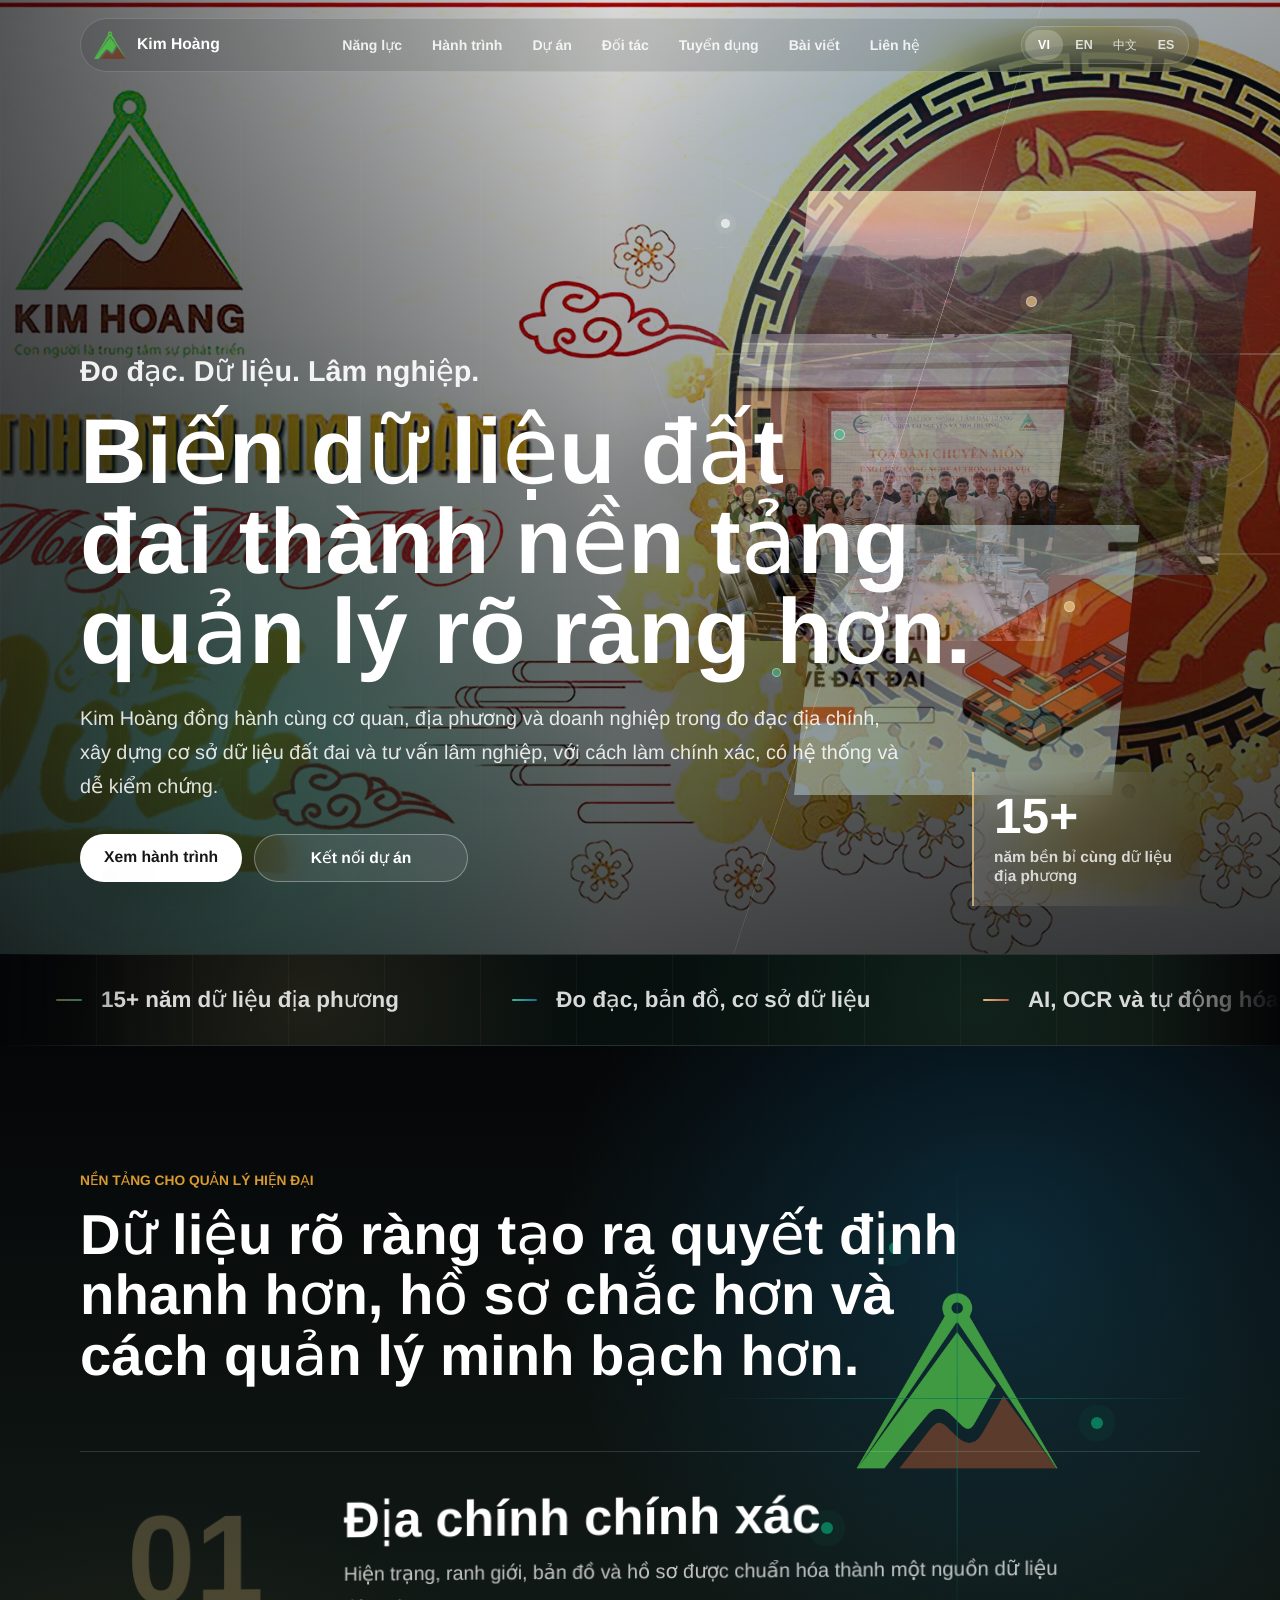
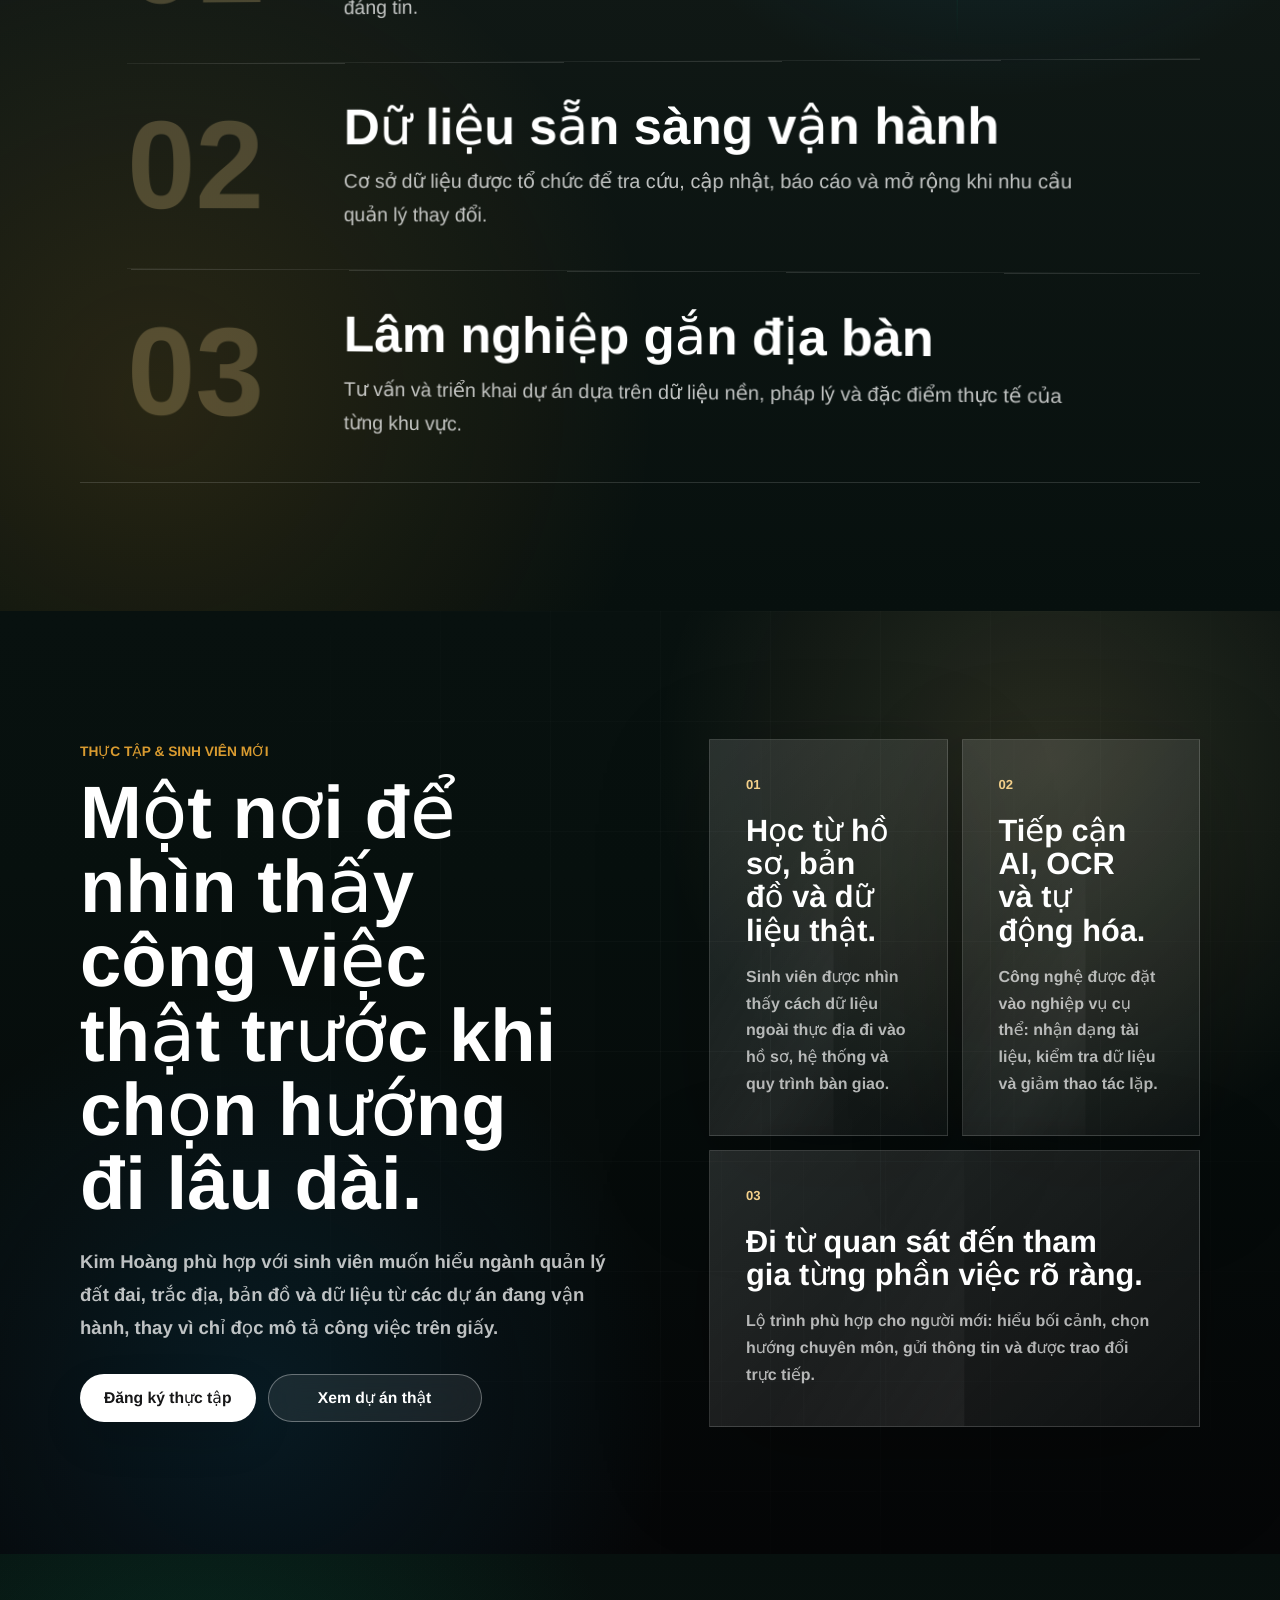
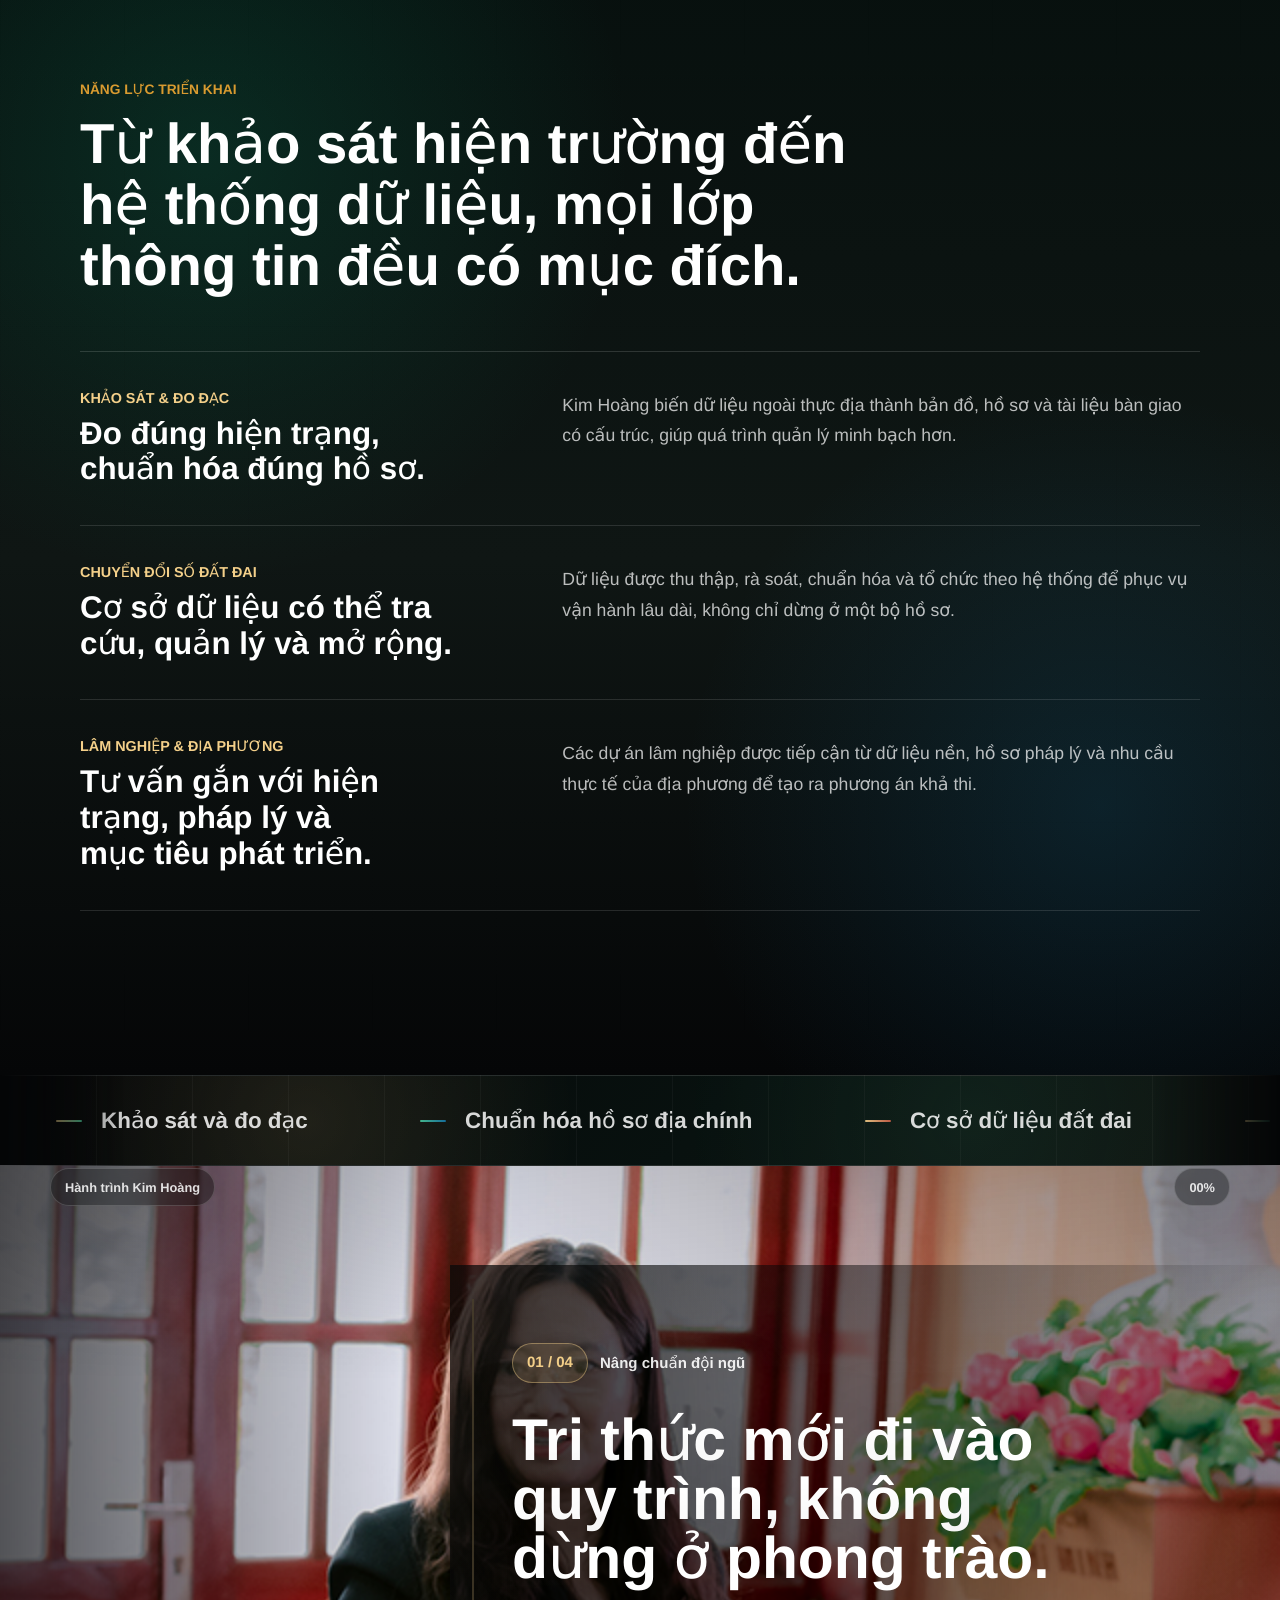
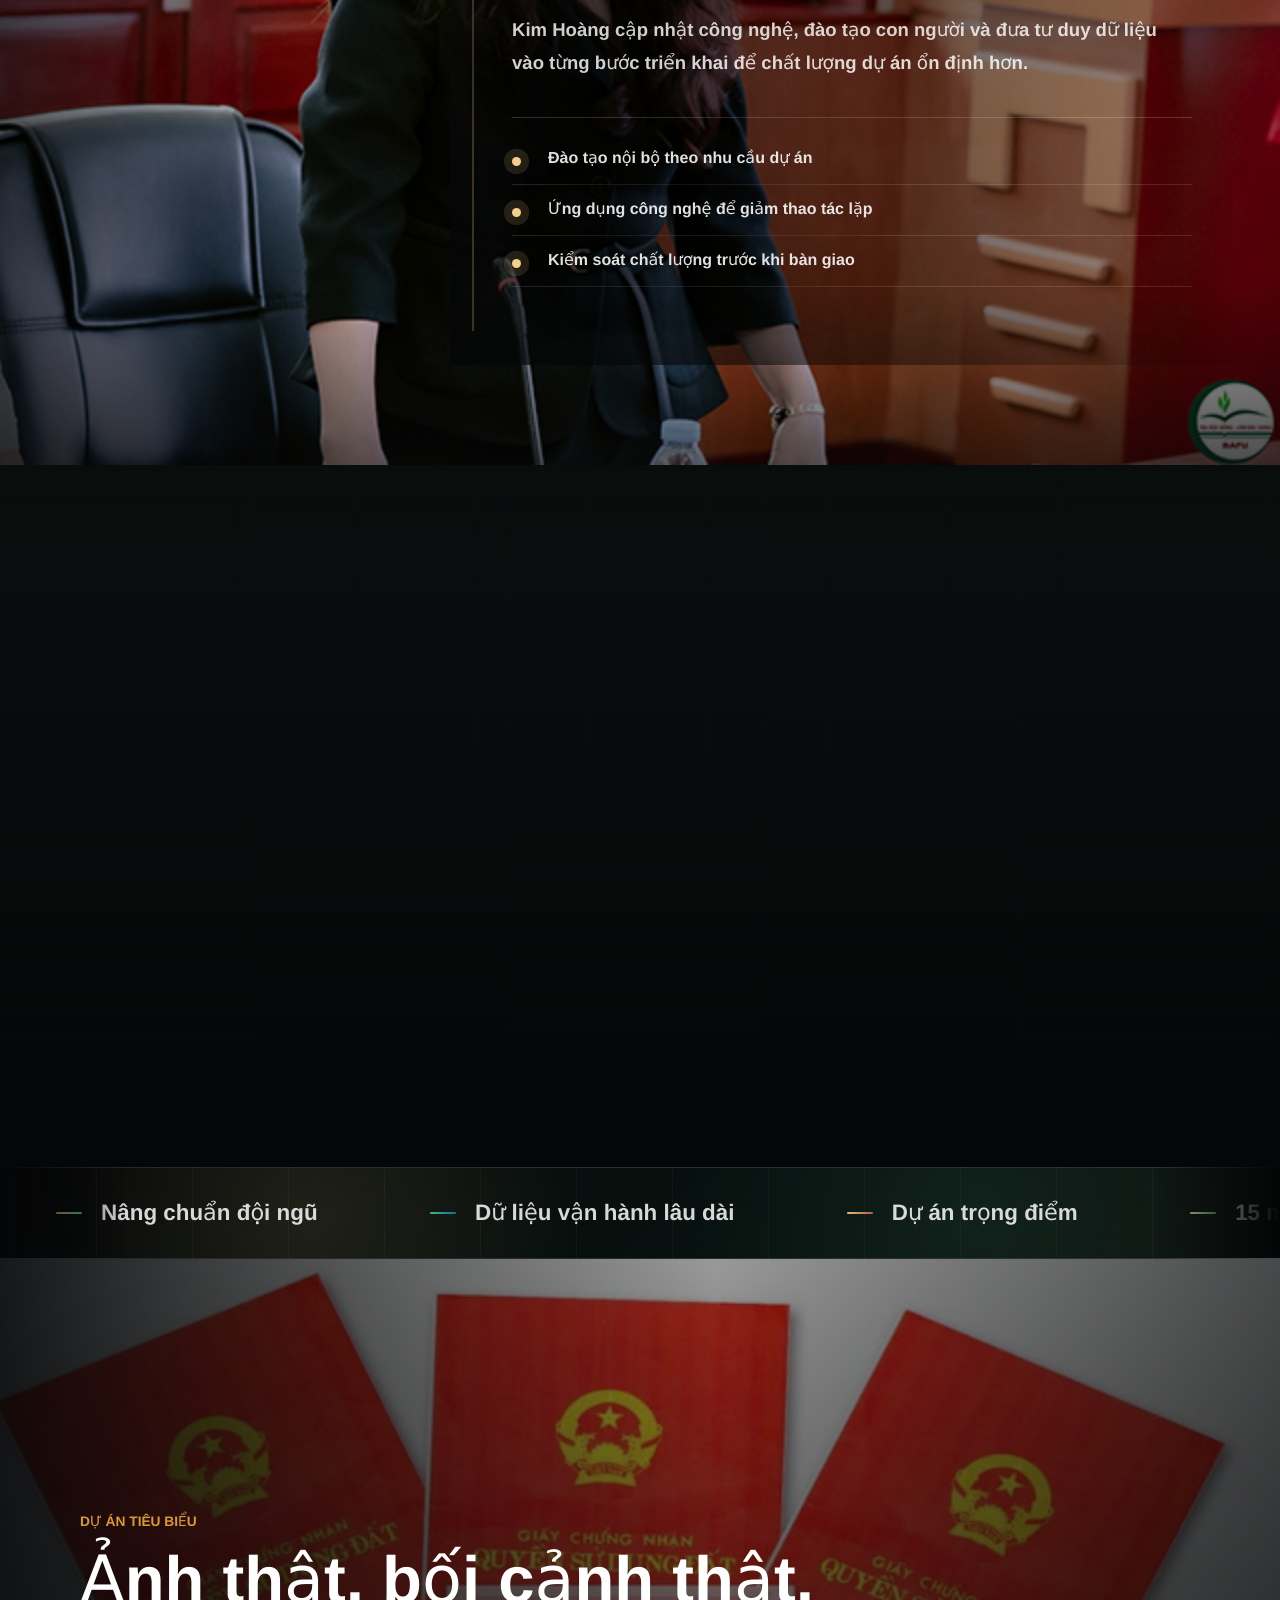
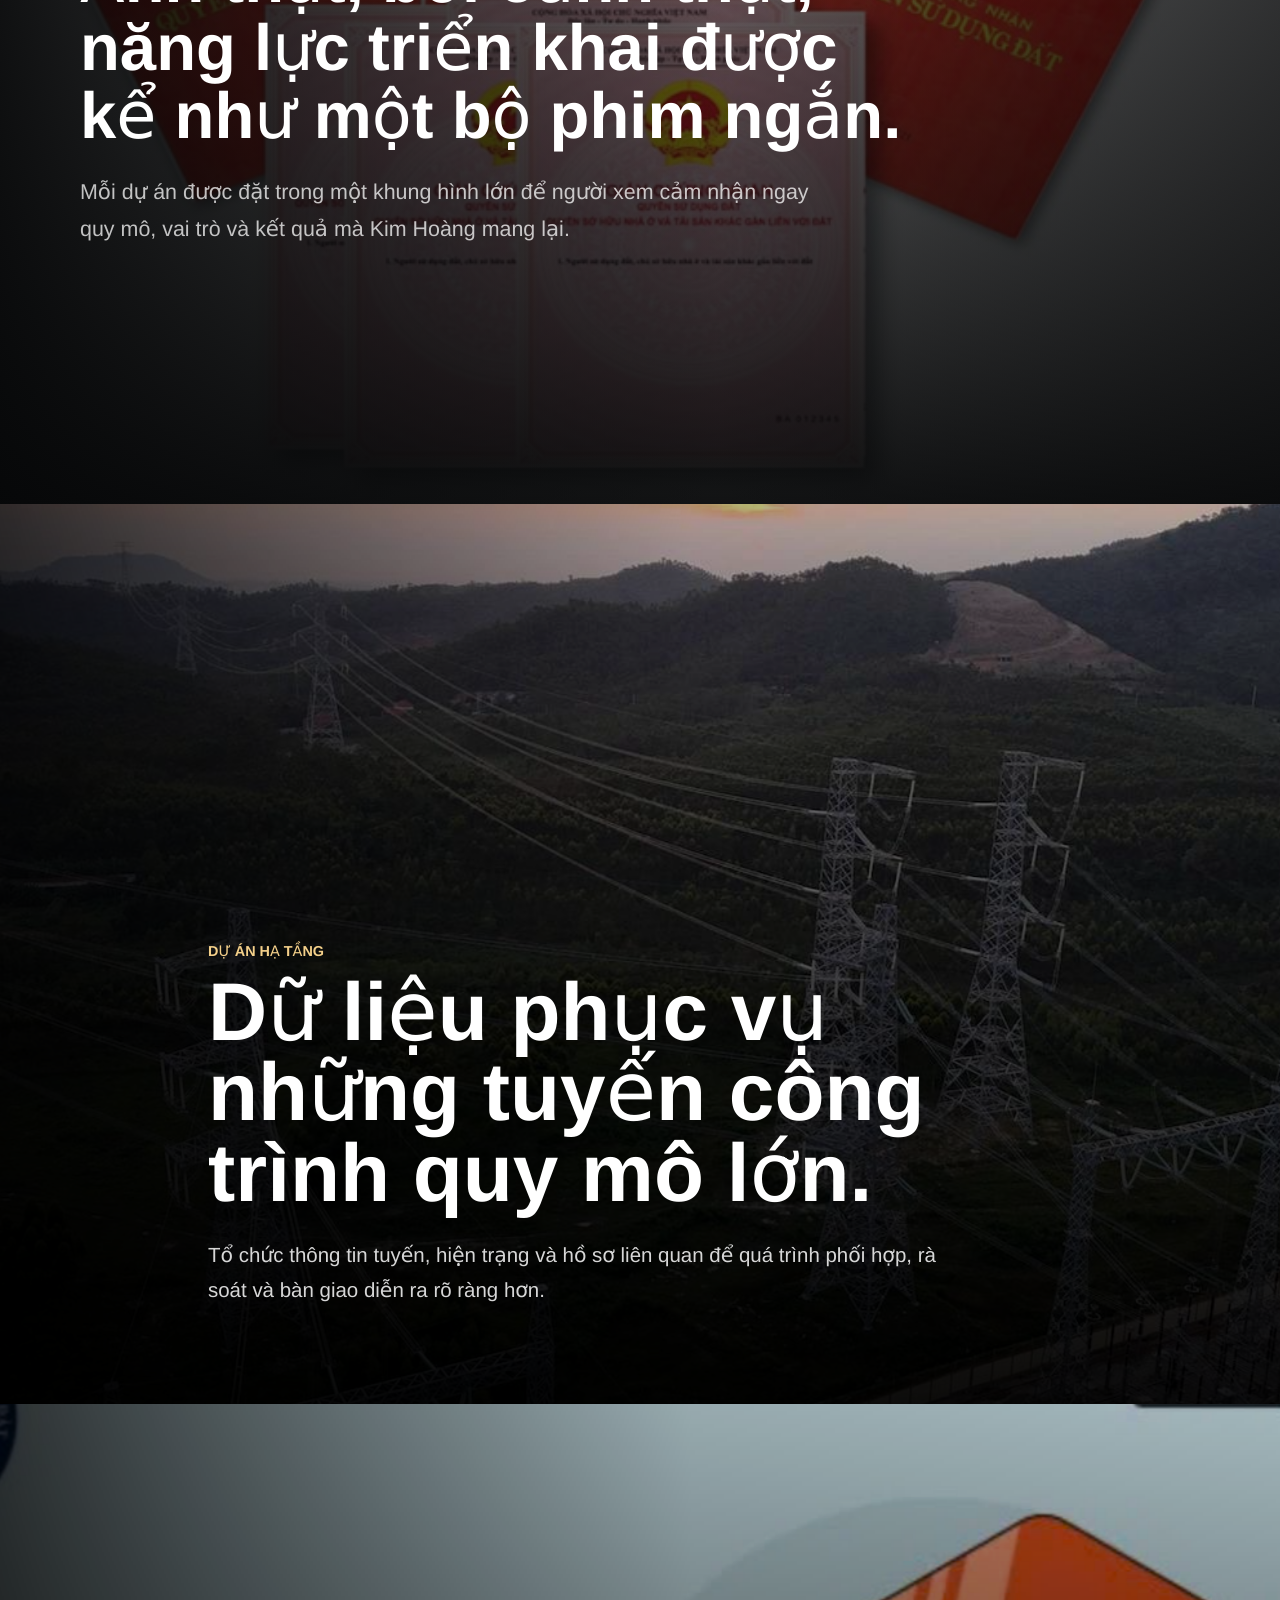
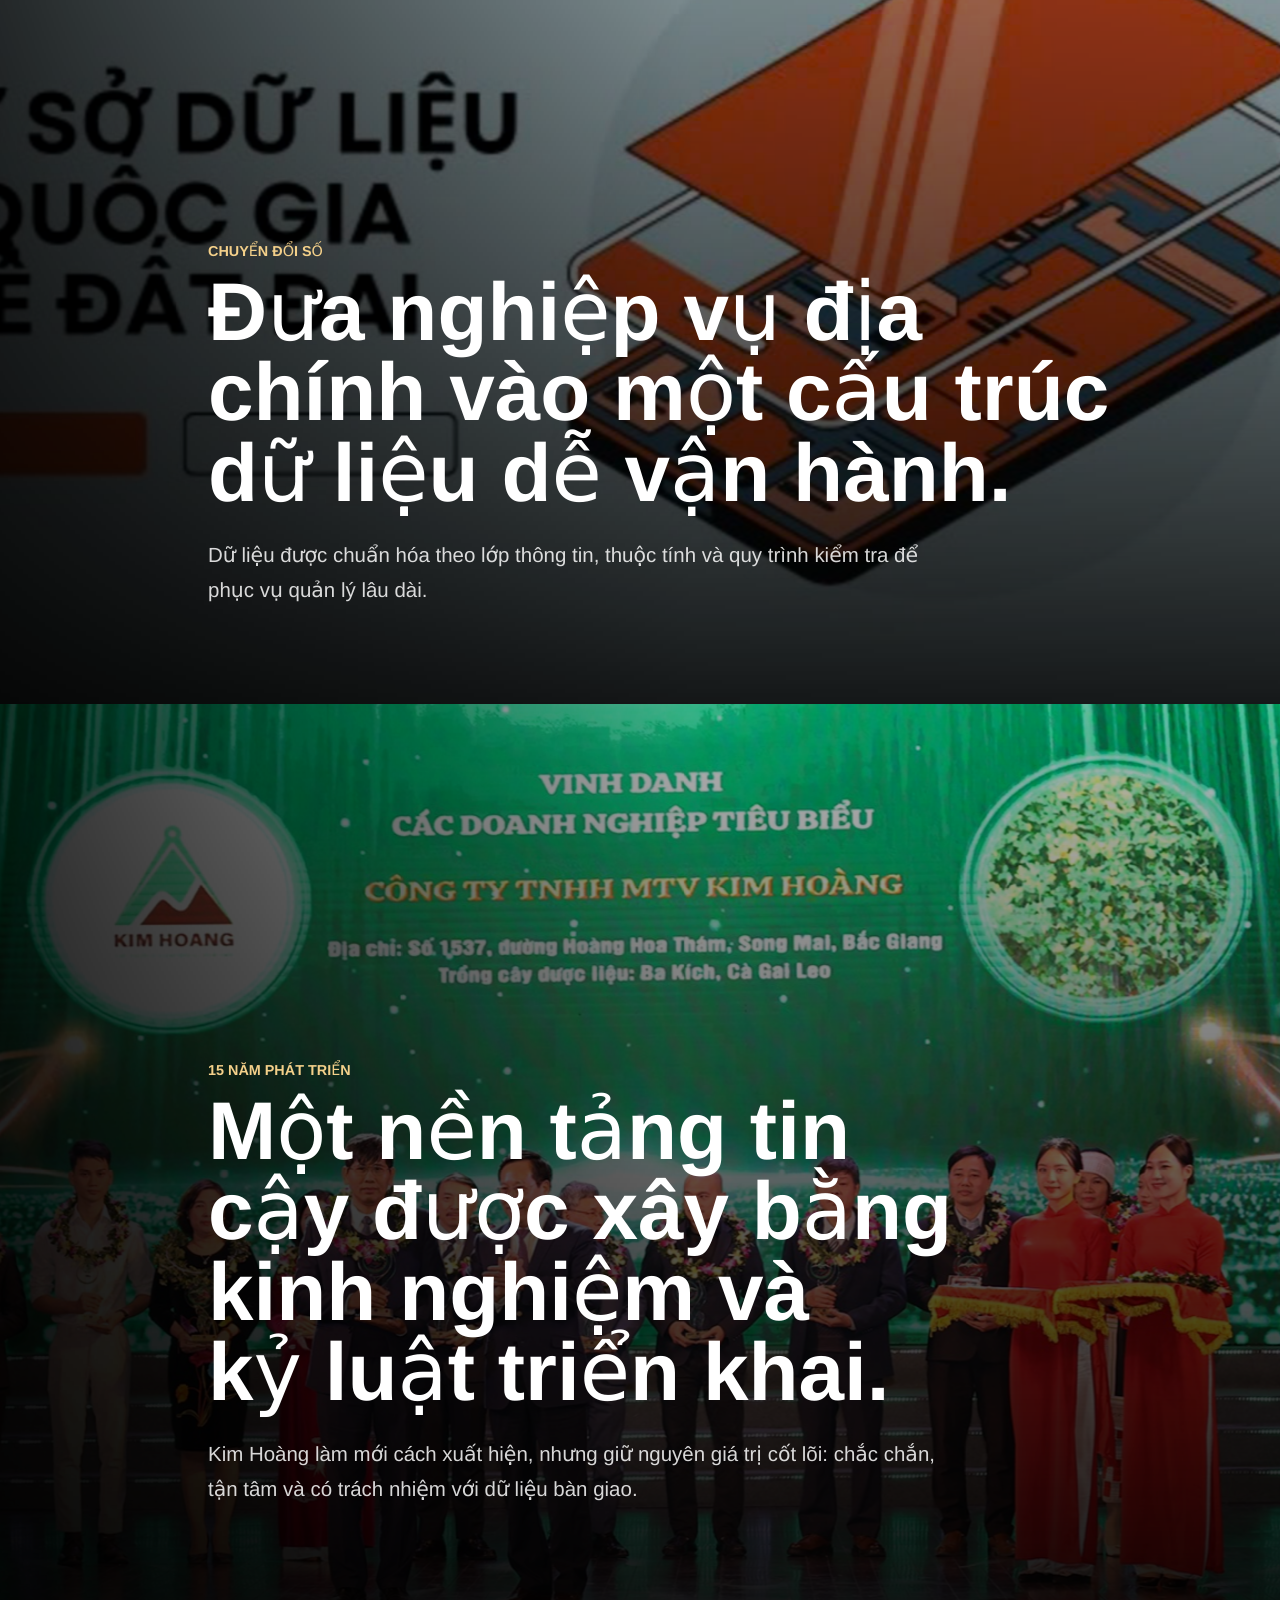
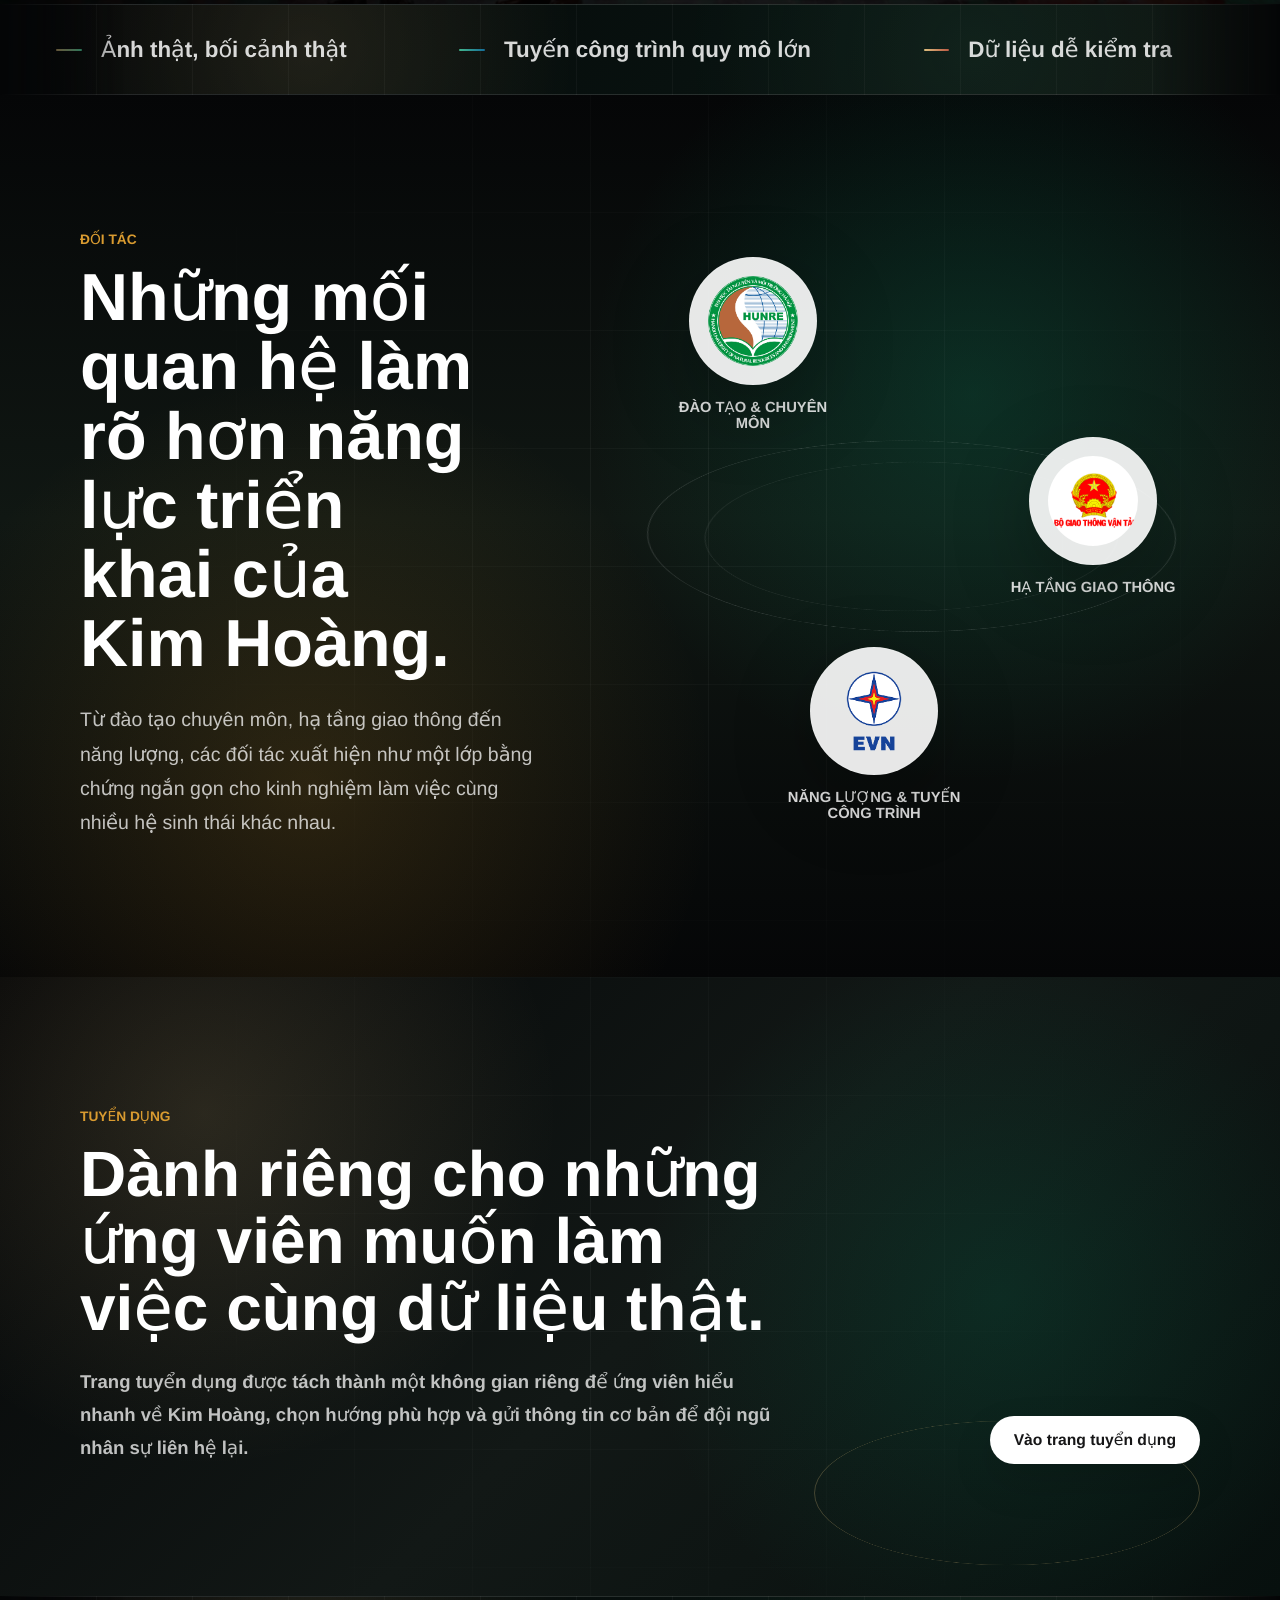
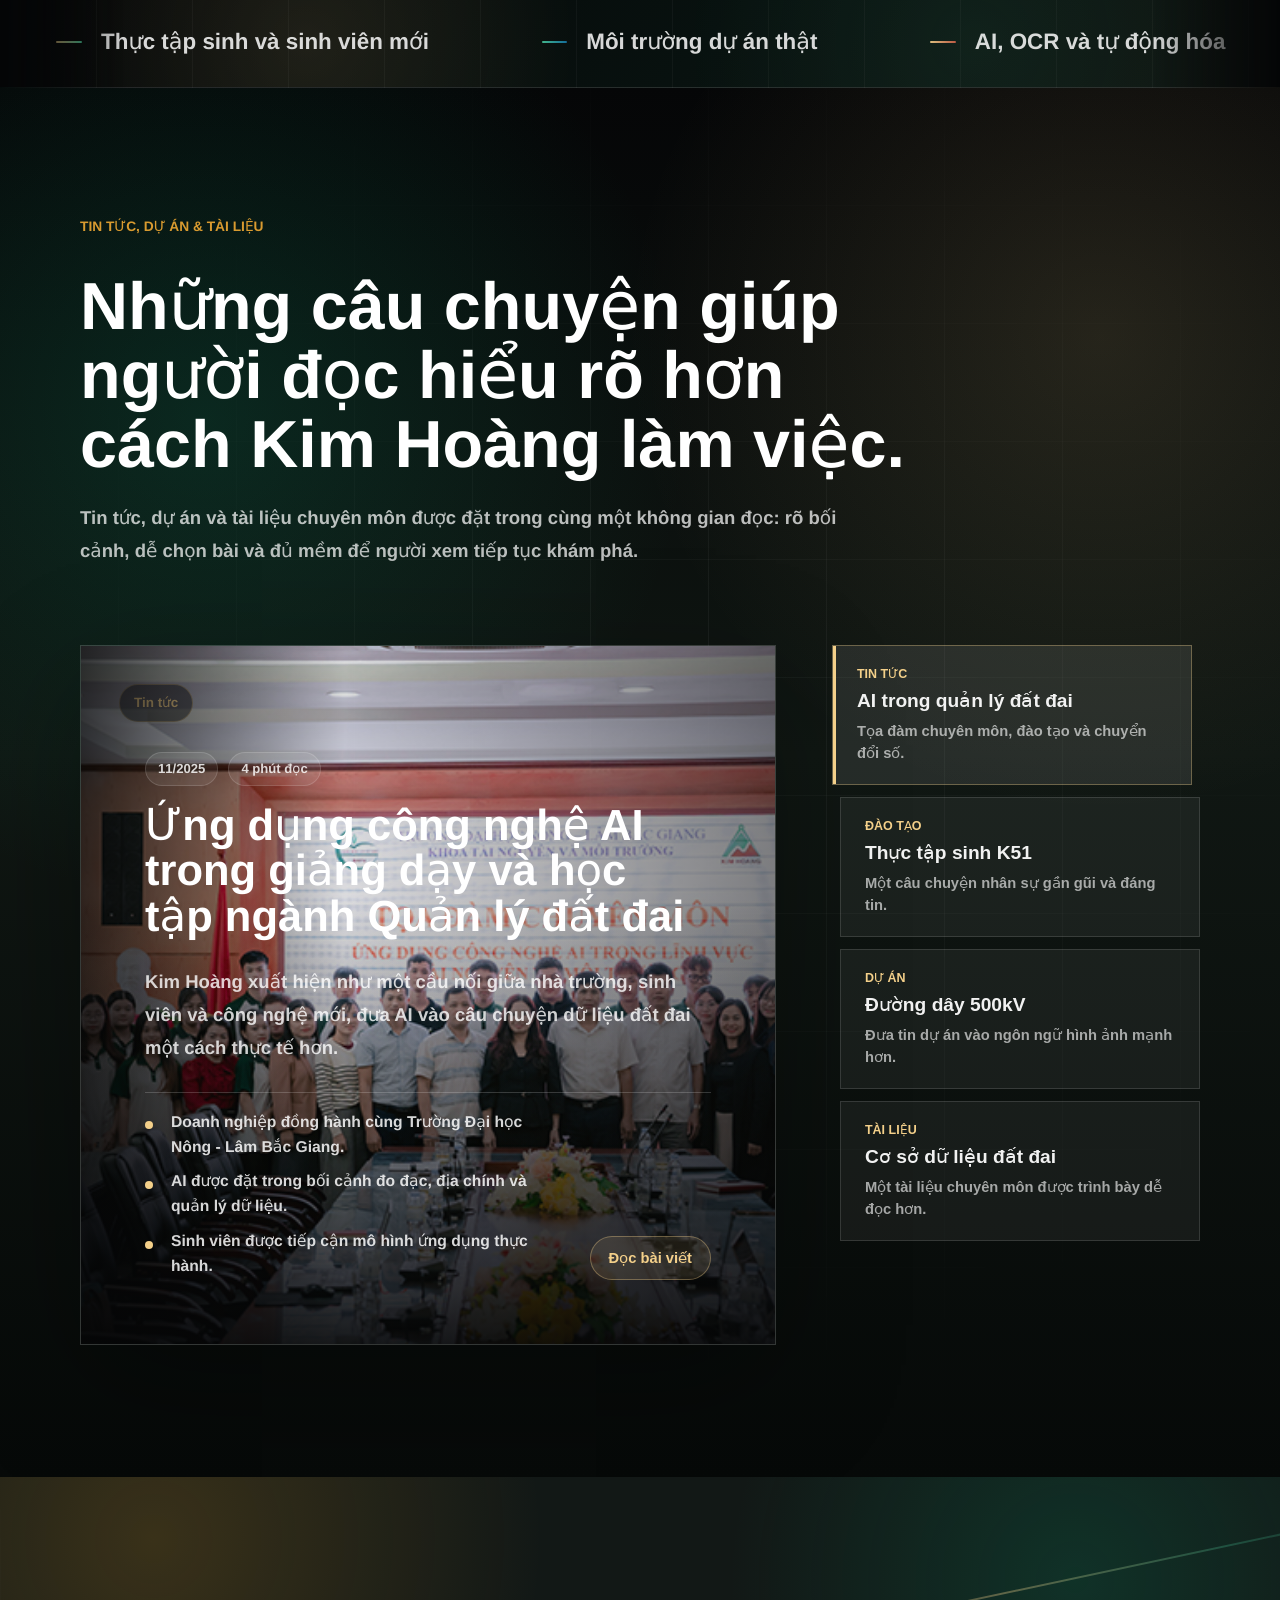
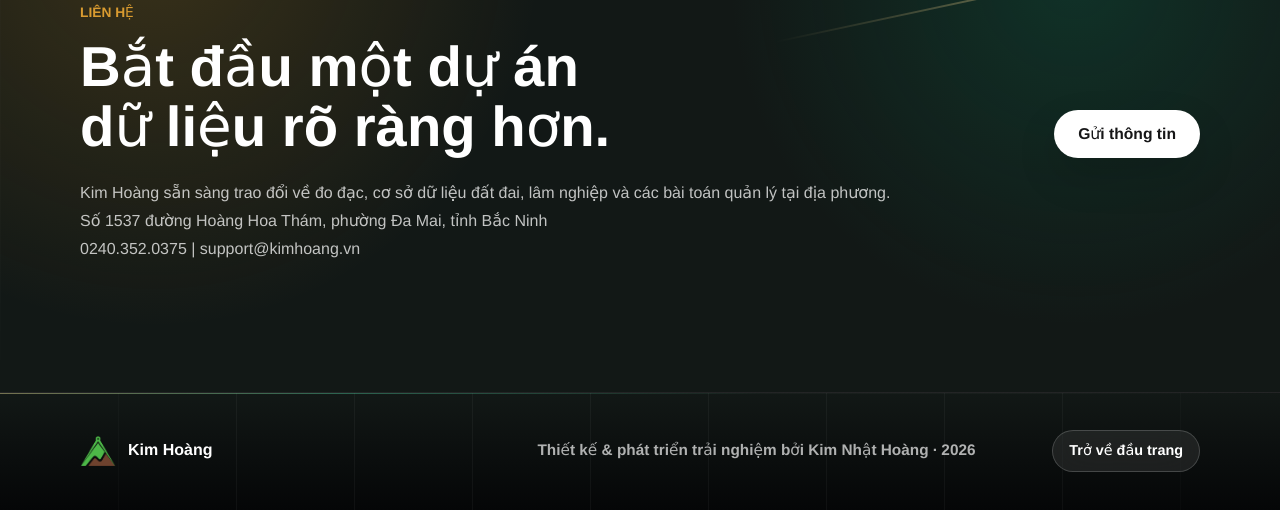
<file: index.html>
<!doctype html>
<html lang="vi">
  <head>
    <meta charset="utf-8" />
    <meta name="viewport" content="width=device-width, initial-scale=1" />
    <title>Kim Hoàng | Dữ liệu đất đai &amp; lâm nghiệp</title>
    <meta
      name="description"
      content="Giao diện giới thiệu hiện đại cho Công ty TNHH MTV Kim Hoàng trong lĩnh vực đo đạc, dữ liệu đất đai và lâm nghiệp."
    />
    <link rel="icon" href="./assets/kimhoangmark.png" />
    <link rel="preload" as="image" href="./assets/kimhoang-source/ai-session-1.jpg" />
    <link rel="preload" as="image" href="./assets/kimhoang-source/digital-40.jpg" />
    <link rel="preload" as="image" href="./assets/kimhoang-source/powerline-route.jpg" />
    <link rel="preload" as="image" href="./assets/kimhoang-source/gallery-office-1.jpeg" />
    <link rel="stylesheet" href="./styles.css" />
  </head>
  <body>
    <div class="premiere" data-premiere>
      <div class="premiere-media" aria-hidden="true">
        <img src="./assets/kimhoang-source/hero-banner.jpg" alt="" />
      </div>
      <div class="premiere-mark">
        <img src="./assets/kimhoangmark.png" alt="" />
        <span>Kim Hoàng</span>
      </div>
      <div class="premiere-copy">
        <span>Dữ liệu đất đai. Bản đồ. Lâm nghiệp.</span>
        <strong>Mở ra một cách nhìn rõ hơn về quản lý địa phương.</strong>
        <em data-preload-status>Đang chuẩn bị trải nghiệm...</em>
      </div>
      <button class="premiere-skip" type="button" data-premiere-skip>Vào trang</button>
    </div>

    <div class="scroll-meter" aria-hidden="true"></div>

    <header class="site-header" data-header>
      <a class="brand" href="#top" aria-label="Kim Hoàng">
        <img src="./assets/kimhoangmark.png" alt="" />
        <span>Kim Hoàng</span>
      </a>
      <nav class="main-nav" aria-label="Điều hướng chính">
        <a href="#capabilities">Năng lực</a>
        <a href="#story">Hành trình</a>
        <a href="#projects">Dự án</a>
        <a href="#partners">Đối tác</a>
        <a href="./careers.html">Tuyển dụng</a>
        <a href="#insights">Bài viết</a>
        <a href="#contact">Liên hệ</a>
      </nav>
      <div class="language-switcher" aria-label="Ngôn ngữ">
        <button class="is-active" type="button" data-lang="vi">VI</button>
        <button type="button" data-lang="en">EN</button>
        <button type="button" data-lang="zh">中文</button>
        <button type="button" data-lang="es">ES</button>
      </div>
    </header>

    <main id="top">
      <section class="hero">
        <div class="hero-media" aria-hidden="true">
          <img src="./assets/kimhoang-source/hero-banner.jpg" alt="" />
        </div>
        <div class="hero-overlay" aria-hidden="true"></div>
        <div class="hero-art" aria-hidden="true" data-hero-art>
          <div class="hero-mark">
            <img src="./assets/kimhoangmark.png" alt="" />
          </div>
          <span class="hero-ring hero-ring-1"></span>
          <span class="hero-ring hero-ring-2"></span>
          <span class="hero-line hero-line-1"></span>
          <span class="hero-line hero-line-2"></span>
        </div>
        <div class="hero-reel" aria-hidden="true">
          <img class="hero-reel-frame hero-reel-frame-1" src="./assets/kimhoang-source/powerline-main.jpg" alt="" />
          <img class="hero-reel-frame hero-reel-frame-2" src="./assets/kimhoang-source/ai-banner.jpg" alt="" />
          <img class="hero-reel-frame hero-reel-frame-3" src="./assets/kimhoang-source/database-flow.jpg" alt="" />
        </div>
        <div class="hero-kinetics" aria-hidden="true">
          <span class="kinetic-map"></span>
          <span class="kinetic-scan"></span>
          <span class="kinetic-route kinetic-route-1"></span>
          <span class="kinetic-route kinetic-route-2"></span>
          <span class="kinetic-route kinetic-route-3"></span>
          <span class="kinetic-node kinetic-node-1"></span>
          <span class="kinetic-node kinetic-node-2"></span>
          <span class="kinetic-node kinetic-node-3"></span>
          <span class="kinetic-node kinetic-node-4"></span>
          <span class="kinetic-node kinetic-node-5"></span>
        </div>
        <div class="hero-content reveal">
          <p class="eyebrow">Đo đạc. Dữ liệu. Lâm nghiệp.</p>
          <h1>Biến dữ liệu đất đai thành nền tảng quản lý rõ ràng hơn.</h1>
          <p class="hero-lede">
            Kim Hoàng đồng hành cùng cơ quan, địa phương và doanh nghiệp trong
            đo đạc địa chính, xây dựng cơ sở dữ liệu đất đai và tư vấn lâm
            nghiệp, với cách làm chính xác, có hệ thống và dễ kiểm chứng.
          </p>
          <div class="hero-actions">
            <a class="primary-action" href="#story">Xem hành trình</a>
            <a class="secondary-action" href="#contact">Kết nối dự án</a>
          </div>
        </div>
        <div class="hero-stat reveal">
          <strong>15+</strong>
          <span>năm bền bỉ cùng dữ liệu địa phương</span>
        </div>
      </section>

      <section class="home-marquee reveal" aria-label="Tóm tắt tổng quan">
        <div class="home-marquee-track" aria-hidden="true">
          <span data-i18n="ticker.overview.1">15+ năm dữ liệu địa phương</span>
          <span data-i18n="ticker.overview.2">Đo đạc, bản đồ, cơ sở dữ liệu</span>
          <span data-i18n="ticker.overview.3">AI, OCR và tự động hóa</span>
          <span data-i18n="ticker.overview.4">Không gian cho sinh viên thực tập</span>
          <span data-i18n="ticker.overview.1">15+ năm dữ liệu địa phương</span>
          <span data-i18n="ticker.overview.2">Đo đạc, bản đồ, cơ sở dữ liệu</span>
          <span data-i18n="ticker.overview.3">AI, OCR và tự động hóa</span>
          <span data-i18n="ticker.overview.4">Không gian cho sinh viên thực tập</span>
        </div>
      </section>

      <section class="intro-section">
        <div class="intro-copy reveal">
          <span class="section-kicker">Nền tảng cho quản lý hiện đại</span>
          <h2>Dữ liệu rõ ràng tạo ra quyết định nhanh hơn, hồ sơ chắc hơn và cách quản lý minh bạch hơn.</h2>
        </div>
        <div class="intro-art reveal" data-cinematic aria-hidden="true">
          <img src="./assets/kimhoangmark.png" alt="" />
          <span class="intro-axis intro-axis-x"></span>
          <span class="intro-axis intro-axis-y"></span>
          <span class="intro-node intro-node-1"></span>
          <span class="intro-node intro-node-2"></span>
          <span class="intro-node intro-node-3"></span>
        </div>
        <div class="intro-system reveal">
          <article class="signal-row" data-cinematic>
            <span>01</span>
            <div>
              <h3>Địa chính chính xác</h3>
              <p>Hiện trạng, ranh giới, bản đồ và hồ sơ được chuẩn hóa thành một nguồn dữ liệu đáng tin.</p>
            </div>
          </article>
          <article class="signal-row" data-cinematic>
            <span>02</span>
            <div>
              <h3>Dữ liệu sẵn sàng vận hành</h3>
              <p>Cơ sở dữ liệu được tổ chức để tra cứu, cập nhật, báo cáo và mở rộng khi nhu cầu quản lý thay đổi.</p>
            </div>
          </article>
          <article class="signal-row" data-cinematic>
            <span>03</span>
            <div>
              <h3>Lâm nghiệp gắn địa bàn</h3>
              <p>Tư vấn và triển khai dự án dựa trên dữ liệu nền, pháp lý và đặc điểm thực tế của từng khu vực.</p>
            </div>
          </article>
        </div>
      </section>

      <section class="internship-showcase" id="internship">
        <div class="internship-copy reveal">
          <span class="section-kicker">Thực tập &amp; sinh viên mới</span>
          <h2>Một nơi để nhìn thấy công việc thật trước khi chọn hướng đi lâu dài.</h2>
          <p>
            Kim Hoàng phù hợp với sinh viên muốn hiểu ngành quản lý đất đai,
            trắc địa, bản đồ và dữ liệu từ các dự án đang vận hành, thay vì chỉ
            đọc mô tả công việc trên giấy.
          </p>
          <div class="internship-actions">
            <a class="primary-action" href="./careers.html#apply">Đăng ký thực tập</a>
            <a class="secondary-action" href="#projects">Xem dự án thật</a>
          </div>
        </div>
        <div class="internship-board reveal">
          <article class="internship-card">
            <span>01</span>
            <h3>Học từ hồ sơ, bản đồ và dữ liệu thật.</h3>
            <p>Sinh viên được nhìn thấy cách dữ liệu ngoài thực địa đi vào hồ sơ, hệ thống và quy trình bàn giao.</p>
          </article>
          <article class="internship-card">
            <span>02</span>
            <h3>Tiếp cận AI, OCR và tự động hóa.</h3>
            <p>Công nghệ được đặt vào nghiệp vụ cụ thể: nhận dạng tài liệu, kiểm tra dữ liệu và giảm thao tác lặp.</p>
          </article>
          <article class="internship-card internship-card-wide">
            <span>03</span>
            <h3>Đi từ quan sát đến tham gia từng phần việc rõ ràng.</h3>
            <p>Lộ trình phù hợp cho người mới: hiểu bối cảnh, chọn hướng chuyên môn, gửi thông tin và được trao đổi trực tiếp.</p>
          </article>
        </div>
      </section>

      <section class="capabilities" id="capabilities">
        <div class="section-heading reveal">
          <span class="section-kicker">Năng lực triển khai</span>
          <h2>Từ khảo sát hiện trường đến hệ thống dữ liệu, mọi lớp thông tin đều có mục đích.</h2>
        </div>
        <div class="capability-list">
          <article class="capability-row reveal">
            <div>
              <span>Khảo sát &amp; đo đạc</span>
              <h3>Đo đúng hiện trạng, chuẩn hóa đúng hồ sơ.</h3>
            </div>
            <p>
              Kim Hoàng biến dữ liệu ngoài thực địa thành bản đồ, hồ sơ và tài
              liệu bàn giao có cấu trúc, giúp quá trình quản lý minh bạch hơn.
            </p>
          </article>
          <article class="capability-row reveal">
            <div>
              <span>Chuyển đổi số đất đai</span>
              <h3>Cơ sở dữ liệu có thể tra cứu, quản lý và mở rộng.</h3>
            </div>
            <p>
              Dữ liệu được thu thập, rà soát, chuẩn hóa và tổ chức theo hệ
              thống để phục vụ vận hành lâu dài, không chỉ dừng ở một bộ hồ sơ.
            </p>
          </article>
          <article class="capability-row reveal">
            <div>
              <span>Lâm nghiệp &amp; địa phương</span>
              <h3>Tư vấn gắn với hiện trạng, pháp lý và mục tiêu phát triển.</h3>
            </div>
            <p>
              Các dự án lâm nghiệp được tiếp cận từ dữ liệu nền, hồ sơ pháp lý
              và nhu cầu thực tế của địa phương để tạo ra phương án khả thi.
            </p>
          </article>
        </div>
      </section>

      <section class="home-marquee home-marquee-reverse reveal" aria-label="Tóm tắt năng lực">
        <div class="home-marquee-track" aria-hidden="true">
          <span data-i18n="ticker.capabilities.1">Khảo sát và đo đạc</span>
          <span data-i18n="ticker.capabilities.2">Chuẩn hóa hồ sơ địa chính</span>
          <span data-i18n="ticker.capabilities.3">Cơ sở dữ liệu đất đai</span>
          <span data-i18n="ticker.capabilities.4">Lâm nghiệp gắn địa bàn</span>
          <span data-i18n="ticker.capabilities.1">Khảo sát và đo đạc</span>
          <span data-i18n="ticker.capabilities.2">Chuẩn hóa hồ sơ địa chính</span>
          <span data-i18n="ticker.capabilities.3">Cơ sở dữ liệu đất đai</span>
          <span data-i18n="ticker.capabilities.4">Lâm nghiệp gắn địa bàn</span>
        </div>
      </section>

      <section class="story" id="story" data-story>
        <div class="story-meter" aria-hidden="true">
          <span>Hành trình Kim Hoàng</span>
          <span data-story-percent>00%</span>
        </div>

        <div class="story-film">
          <canvas class="story-canvas" data-story-canvas aria-hidden="true"></canvas>
          <div class="story-compositor" data-story-compositor aria-hidden="true"></div>
          <div class="story-transition" aria-hidden="true"></div>

          <article class="story-scene is-current" data-story-scene data-stage="0" data-title="Nâng chuẩn đội ngũ">
            <img class="scene-image" src="./assets/kimhoang-source/ai-session-1.jpg" alt="" loading="eager" decoding="async" fetchpriority="high" />
            <div class="scene-shade" aria-hidden="true"></div>
            <div class="scene-content">
              <div class="scene-label">
                <span>01 / 04</span>
                <strong>Nâng chuẩn đội ngũ</strong>
              </div>
              <h2>Tri thức mới đi vào quy trình, không dừng ở phong trào.</h2>
              <p>
                Kim Hoàng cập nhật công nghệ, đào tạo con người và đưa tư duy dữ
                liệu vào từng bước triển khai để chất lượng dự án ổn định hơn.
              </p>
              <ul class="scene-points">
                <li>Đào tạo nội bộ theo nhu cầu dự án</li>
                <li>Ứng dụng công nghệ để giảm thao tác lặp</li>
                <li>Kiểm soát chất lượng trước khi bàn giao</li>
              </ul>
            </div>
          </article>

          <article class="story-scene" data-story-scene data-stage="1" data-title="Dữ liệu vận hành">
            <img class="scene-image" src="./assets/kimhoang-source/digital-40.jpg" alt="" loading="eager" decoding="async" fetchpriority="high" />
            <div class="scene-shade" aria-hidden="true"></div>
            <div class="scene-content">
              <div class="scene-label">
                <span>02 / 04</span>
                <strong>Dữ liệu vận hành</strong>
              </div>
              <h2>Từ bản đồ, hồ sơ đến cơ sở dữ liệu: mọi thứ phải khớp và dễ truy xuất.</h2>
              <p>
                Dữ liệu được rà soát, chuẩn hóa và tổ chức thành một nền tảng có
                thể phục vụ quản lý lâu dài, không chỉ dùng cho một lần nghiệm thu.
              </p>
              <ul class="scene-points">
                <li>Chuẩn hóa lớp thông tin và thuộc tính</li>
                <li>Tối ưu cho tra cứu, cập nhật và báo cáo</li>
                <li>Bàn giao rõ cấu trúc, rõ trách nhiệm</li>
              </ul>
            </div>
          </article>

          <article class="story-scene" data-story-scene data-stage="2" data-title="Dự án trọng điểm">
            <img class="scene-image" src="./assets/kimhoang-source/powerline-route.jpg" alt="" loading="eager" decoding="async" fetchpriority="high" />
            <div class="scene-shade" aria-hidden="true"></div>
            <div class="scene-content">
              <div class="scene-label">
                <span>03 / 04</span>
                <strong>Dự án trọng điểm</strong>
              </div>
              <h2>Khi nhiều bên cùng phối hợp, dữ liệu phải nói cùng một ngôn ngữ.</h2>
              <p>
                Với các dự án hạ tầng và quản lý địa bàn, cách tổ chức dữ liệu
                quyết định tốc độ phối hợp, rà soát và xử lý phát sinh.
              </p>
              <ul class="scene-points">
                <li>Thông tin dự án được sắp xếp theo bối cảnh</li>
                <li>Vai trò triển khai rõ ràng theo từng giai đoạn</li>
                <li>Kết quả bàn giao dễ kiểm tra và đối chiếu</li>
              </ul>
            </div>
          </article>

          <article class="story-scene" data-story-scene data-stage="3" data-title="15 năm phát triển">
            <img class="scene-image" src="./assets/kimhoang-source/gallery-office-1.jpeg" alt="" loading="eager" decoding="async" fetchpriority="high" />
            <div class="scene-shade" aria-hidden="true"></div>
            <div class="scene-content">
              <div class="scene-label">
                <span>04 / 04</span>
                <strong>15 năm phát triển</strong>
              </div>
              <h2>Kinh nghiệm lâu năm, cách phục vụ mới và hình ảnh đáng tin hơn.</h2>
              <p>
                Kim Hoàng giữ lại sự chắc chắn đã xây dựng nhiều năm, đồng thời
                làm mới cách giao tiếp để khách hàng cảm nhận năng lực nhanh hơn.
              </p>
              <ul class="scene-points">
                <li>Thông điệp ngắn, rõ và có trọng tâm</li>
                <li>Hình ảnh thật, ưu tiên độ tin cậy</li>
                <li>Trải nghiệm mượt trên desktop và mobile</li>
              </ul>
            </div>
          </article>
        </div>
      </section>

      <section class="home-marquee reveal" aria-label="Tóm tắt hành trình">
        <div class="home-marquee-track" aria-hidden="true">
          <span data-i18n="ticker.story.1">Nâng chuẩn đội ngũ</span>
          <span data-i18n="ticker.story.2">Dữ liệu vận hành lâu dài</span>
          <span data-i18n="ticker.story.3">Dự án trọng điểm</span>
          <span data-i18n="ticker.story.4">15 năm phát triển</span>
          <span data-i18n="ticker.story.1">Nâng chuẩn đội ngũ</span>
          <span data-i18n="ticker.story.2">Dữ liệu vận hành lâu dài</span>
          <span data-i18n="ticker.story.3">Dự án trọng điểm</span>
          <span data-i18n="ticker.story.4">15 năm phát triển</span>
        </div>
      </section>

      <section class="projects" id="projects" data-projects>
        <div class="projects-intro reveal">
          <span class="section-kicker">Dự án tiêu biểu</span>
          <h2>Ảnh thật, bối cảnh thật, năng lực triển khai được kể như một bộ phim ngắn.</h2>
          <p>
            Mỗi dự án được đặt trong một khung hình lớn để người xem cảm nhận
            ngay quy mô, vai trò và kết quả mà Kim Hoàng mang lại.
          </p>
        </div>
        <div class="project-showcase">
          <article class="project-feature reveal" data-cinematic>
            <img src="./assets/kimhoang-source/powerline-main.jpg" alt="Dự án đường dây 500kV" />
            <div class="project-content">
              <span>Dự án hạ tầng</span>
              <h3>Dữ liệu phục vụ những tuyến công trình quy mô lớn.</h3>
              <p>
                Tổ chức thông tin tuyến, hiện trạng và hồ sơ liên quan để quá
                trình phối hợp, rà soát và bàn giao diễn ra rõ ràng hơn.
              </p>
            </div>
          </article>
          <article class="project-feature reveal" data-cinematic>
            <img src="./assets/kimhoang-source/database-flow.jpg" alt="Cơ sở dữ liệu đất đai" />
            <div class="project-content">
              <span>Chuyển đổi số</span>
              <h3>Đưa nghiệp vụ địa chính vào một cấu trúc dữ liệu dễ vận hành.</h3>
              <p>
                Dữ liệu được chuẩn hóa theo lớp thông tin, thuộc tính và quy
                trình kiểm tra để phục vụ quản lý lâu dài.
              </p>
            </div>
          </article>
          <article class="project-feature reveal" data-cinematic>
            <img src="./assets/kimhoang-source/anniversary-award.jpg" alt="Kim Hoàng 15 năm phát triển" />
            <div class="project-content">
              <span>15 năm phát triển</span>
              <h3>Một nền tảng tin cậy được xây bằng kinh nghiệm và kỷ luật triển khai.</h3>
              <p>
                Kim Hoàng làm mới cách xuất hiện, nhưng giữ nguyên giá trị cốt
                lõi: chắc chắn, tận tâm và có trách nhiệm với dữ liệu bàn giao.
              </p>
            </div>
          </article>
        </div>
      </section>

      <section class="home-marquee home-marquee-reverse reveal" aria-label="Tóm tắt dự án">
        <div class="home-marquee-track" aria-hidden="true">
          <span data-i18n="ticker.projects.1">Ảnh thật, bối cảnh thật</span>
          <span data-i18n="ticker.projects.2">Tuyến công trình quy mô lớn</span>
          <span data-i18n="ticker.projects.3">Dữ liệu dễ kiểm tra</span>
          <span data-i18n="ticker.projects.4">Bàn giao rõ trách nhiệm</span>
          <span data-i18n="ticker.projects.1">Ảnh thật, bối cảnh thật</span>
          <span data-i18n="ticker.projects.2">Tuyến công trình quy mô lớn</span>
          <span data-i18n="ticker.projects.3">Dữ liệu dễ kiểm tra</span>
          <span data-i18n="ticker.projects.4">Bàn giao rõ trách nhiệm</span>
        </div>
      </section>

      <section class="partners-section" id="partners">
        <div class="partners-copy reveal">
          <span class="section-kicker">Đối tác</span>
          <h2>Những mối quan hệ làm rõ hơn năng lực triển khai của Kim Hoàng.</h2>
          <p>
            Từ đào tạo chuyên môn, hạ tầng giao thông đến năng lượng, các đối tác
            xuất hiện như một lớp bằng chứng ngắn gọn cho kinh nghiệm làm việc
            cùng nhiều hệ sinh thái khác nhau.
          </p>
        </div>
        <div class="partner-orbit reveal" data-cinematic>
          <article class="partner-mark">
            <img src="./assets/kimhoang-source/partner-university.png" alt="Trường Đại học Tài nguyên và Môi trường" />
            <span>Đào tạo &amp; chuyên môn</span>
          </article>
          <article class="partner-mark">
            <img src="./assets/kimhoang-source/partner-transport.png" alt="Bộ Giao Thông Vận Tải" />
            <span>Hạ tầng giao thông</span>
          </article>
          <article class="partner-mark">
            <img src="./assets/kimhoang-source/partner-evn.png" alt="EVN" />
            <span>Năng lượng &amp; tuyến công trình</span>
          </article>
        </div>
      </section>

      <section class="careers-entry">
        <div class="careers-entry-copy reveal">
          <span class="section-kicker">Tuyển dụng</span>
          <h2>Dành riêng cho những ứng viên muốn làm việc cùng dữ liệu thật.</h2>
          <p>
            Trang tuyển dụng được tách thành một không gian riêng để ứng viên
            hiểu nhanh về Kim Hoàng, chọn hướng phù hợp và gửi thông tin cơ bản
            để đội ngũ nhân sự liên hệ lại.
          </p>
        </div>
        <a class="primary-action reveal" href="./careers.html">Vào trang tuyển dụng</a>
      </section>

      <section class="home-marquee home-marquee-reverse reveal" aria-label="Tóm tắt tuyển dụng">
        <div class="home-marquee-track" aria-hidden="true">
          <span data-i18n="ticker.careers.1">Thực tập sinh và sinh viên mới</span>
          <span data-i18n="ticker.careers.2">Môi trường dự án thật</span>
          <span data-i18n="ticker.careers.3">AI, OCR và tự động hóa</span>
          <span data-i18n="ticker.careers.4">Đăng ký ứng tuyển nhanh</span>
          <span data-i18n="ticker.careers.1">Thực tập sinh và sinh viên mới</span>
          <span data-i18n="ticker.careers.2">Môi trường dự án thật</span>
          <span data-i18n="ticker.careers.3">AI, OCR và tự động hóa</span>
          <span data-i18n="ticker.careers.4">Đăng ký ứng tuyển nhanh</span>
        </div>
      </section>

      <section class="insights-section content-hub" id="insights">
        <div class="insights-heading reveal">
          <span class="section-kicker">Tin tức, dự án &amp; tài liệu</span>
          <h2>Những câu chuyện giúp người đọc hiểu rõ hơn cách Kim Hoàng làm việc.</h2>
          <p>
            Tin tức, dự án và tài liệu chuyên môn được đặt trong cùng một không
            gian đọc: rõ bối cảnh, dễ chọn bài và đủ mềm để người xem tiếp tục
            khám phá.
          </p>
        </div>

        <div class="content-hub-layout reveal">
          <article class="article-reader" data-article-reader>
            <div class="article-media">
              <img data-article-image src="./assets/kimhoang-source/ai-banner.jpg" alt="" />
              <span data-article-category>Tin tức</span>
            </div>
            <div class="article-body">
              <div class="article-copy">
                <div class="article-meta">
                  <span data-article-date>11/2025</span>
                  <span data-article-read>4 phút đọc</span>
                </div>
                <h3 data-article-title>Ứng dụng công nghệ AI trong giảng dạy và học tập ngành Quản lý đất đai</h3>
                <p data-article-summary>
                  Kim Hoàng xuất hiện như một cầu nối giữa nhà trường, sinh viên
                  và công nghệ mới, đưa AI vào câu chuyện dữ liệu đất đai một cách
                  thực tế hơn.
                </p>
              </div>
              <div class="article-support">
                <ul data-article-points>
                  <li>Doanh nghiệp đồng hành cùng Trường Đại học Nông - Lâm Bắc Giang.</li>
                  <li>AI được đặt trong bối cảnh đo đạc, địa chính và quản lý dữ liệu.</li>
                  <li>Sinh viên được tiếp cận mô hình ứng dụng thực hành.</li>
                </ul>
                <button class="article-open" type="button" data-article-open>Đọc bài viết</button>
              </div>
            </div>
          </article>

          <div class="article-rail" data-article-rail>
            <button
              class="article-card is-active"
              type="button"
              data-article-card
              data-category="Tin tức"
              data-date="11/2025"
              data-read="4 phút đọc"
              data-image="./assets/kimhoang-source/ai-banner.jpg"
              data-position="center 44%"
              data-title="Ứng dụng công nghệ AI trong giảng dạy và học tập ngành Quản lý đất đai"
              data-summary="Kim Hoàng xuất hiện như một cầu nối giữa nhà trường, sinh viên và công nghệ mới, đưa AI vào câu chuyện dữ liệu đất đai một cách thực tế hơn."
              data-points="Doanh nghiệp đồng hành cùng Trường Đại học Nông - Lâm Bắc Giang.|AI được đặt trong bối cảnh đo đạc, địa chính và quản lý dữ liệu.|Sinh viên được tiếp cận mô hình ứng dụng thực hành."
              data-content="Chiều 11/11/2025, Khoa Tài nguyên và Môi trường, Trường Đại học Nông - Lâm Bắc Giang tổ chức tọa đàm chuyên môn về ứng dụng AI trong giảng dạy và học tập ngành Quản lý đất đai.|Kim Hoàng tham gia với vai trò doanh nghiệp đồng hành, chia sẻ cách AI có thể hỗ trợ quản lý dữ liệu đất đai, giám sát biến động, xử lý dữ liệu địa chính và rút ngắn khoảng cách giữa đào tạo với thực tiễn.|Điểm đáng chú ý của bài viết là tinh thần hợp tác: nhà trường mở môi trường học thuật, doanh nghiệp đưa bài toán thật, sinh viên được quan sát công nghệ mới trong bối cảnh nghề nghiệp cụ thể."
            >
              <span>Tin tức</span>
              <strong>AI trong quản lý đất đai</strong>
              <em>Tọa đàm chuyên môn, đào tạo và chuyển đổi số.</em>
            </button>

            <button
              class="article-card"
              type="button"
              data-article-card
              data-category="Đào tạo"
              data-date="K51"
              data-read="3 phút đọc"
              data-image="./assets/kimhoang-source/ai-session-1.jpg"
              data-position="center 42%"
              data-title="Thực tập sinh K51 khoa Quản lý đất đai tại Công ty TNHH MTV Kim Hoàng"
              data-summary="Chương trình thực tập gắn sinh viên với môi trường doanh nghiệp, giúp lý thuyết về đất đai và đo đạc được kiểm chứng bằng việc thật."
              data-points="Kết nối nhà trường với doanh nghiệp địa chính.|Sinh viên được tiếp xúc quy trình thực địa và dữ liệu.|Tạo nguồn nhân lực mới cho lĩnh vực quản lý đất đai."
              data-content="Chương trình thực tập sinh K51 đưa sinh viên ngành Quản lý đất đai vào môi trường doanh nghiệp để quan sát cách dữ liệu, bản đồ, hồ sơ và quy trình vận hành ngoài thực tế.|Thực tập không chỉ là một giai đoạn trải nghiệm. Nó là cách Kim Hoàng kết nối đào tạo với nhu cầu nhân lực của ngành đo đạc, địa chính và quản lý dữ liệu đất đai.|Với giao diện mới, bài viết này nên được đọc như một câu chuyện về con người: sinh viên học nghề, doanh nghiệp chia sẻ kinh nghiệm và hệ sinh thái chuyên môn được nối gần hơn."
            >
              <span>Đào tạo</span>
              <strong>Thực tập sinh K51</strong>
              <em>Một câu chuyện nhân sự gần gũi và đáng tin.</em>
            </button>

            <button
              class="article-card"
              type="button"
              data-article-card
              data-category="Dự án"
              data-date="Hạ tầng"
              data-read="3 phút đọc"
              data-image="./assets/kimhoang-source/powerline-main.jpg"
              data-position="center 52%"
              data-title="Dự án Đường dây 500kV Lào Cai - Vĩnh Yên"
              data-summary="Một bài dự án nên được trình bày như bằng chứng năng lực: bối cảnh rõ, quy mô rõ và vai trò dữ liệu rõ."
              data-points="Tuyến công trình quy mô lớn cần dữ liệu chính xác.|Thông tin dự án được tổ chức để phối hợp nhiều bên.|Ảnh dự án có thể trở thành visual chủ đạo của trang."
              data-content="Với các tuyến công trình quy mô lớn, dữ liệu không chỉ để lưu trữ. Dữ liệu là nền tảng để nhiều bên cùng hiểu hiện trạng, phối hợp xử lý và kiểm tra kết quả.|Bài dự án Đường dây 500kV Lào Cai - Vĩnh Yên được đặt trong hub như một minh chứng cho năng lực tổ chức thông tin theo tuyến, theo bối cảnh và theo yêu cầu bàn giao.|Khi trình bày bằng hình ảnh lớn, dự án trở nên dễ cảm nhận hơn: người xem thấy được quy mô, còn nội dung giải thích vai trò của Kim Hoàng trong cách làm rõ dữ liệu."
            >
              <span>Dự án</span>
              <strong>Đường dây 500kV</strong>
              <em>Đưa tin dự án vào ngôn ngữ hình ảnh mạnh hơn.</em>
            </button>

            <button
              class="article-card"
              type="button"
              data-article-card
              data-category="Tài liệu"
              data-date="Chuyên môn"
              data-read="5 phút đọc"
              data-image="./assets/kimhoang-source/database-flow.jpg"
              data-position="center center"
              data-title="Quy trình xây dựng Cơ sở dữ liệu đất đai"
              data-summary="Nhóm tài liệu không cần đứng riêng rời rạc; nó có thể trở thành một lớp tri thức giúp khách hàng hiểu cách Kim Hoàng triển khai."
              data-points="Từ hồ sơ và bản đồ sang dữ liệu vận hành.|Giúp người đọc hiểu quy trình trước khi liên hệ.|Làm phần tài liệu bớt khô bằng layout tạp chí."
              data-content="Cơ sở dữ liệu đất đai bắt đầu từ nhiều nguồn thông tin: hồ sơ, bản đồ, thuộc tính, hiện trạng và các lớp dữ liệu liên quan.|Điểm quan trọng là biến những nguồn rời rạc đó thành một cấu trúc có thể tra cứu, cập nhật, kiểm tra và vận hành lâu dài.|Trong website mới, nhóm tài liệu được trình bày như một lớp tri thức trước bán hàng: giúp khách hàng hiểu phương pháp, hiểu tiêu chuẩn và hiểu vì sao dữ liệu rõ ràng tạo ra quyết định nhanh hơn."
            >
              <span>Tài liệu</span>
              <strong>Cơ sở dữ liệu đất đai</strong>
              <em>Một tài liệu chuyên môn được trình bày dễ đọc hơn.</em>
            </button>
          </div>
        </div>

        <div class="article-modal" data-article-modal aria-hidden="true" role="dialog" aria-modal="true" aria-labelledby="article-modal-title">
          <button class="article-modal-backdrop" type="button" data-article-close aria-label="Đóng bài viết"></button>
          <article class="article-modal-panel">
            <button class="article-modal-close" type="button" data-article-close>Đóng</button>
            <div class="article-modal-media">
              <img data-modal-image src="./assets/kimhoang-source/ai-banner.jpg" alt="" />
              <span data-modal-category>Tin tức</span>
            </div>
            <div class="article-modal-content">
              <div class="article-meta">
                <span data-modal-date>11/2025</span>
                <span data-modal-read>4 phút đọc</span>
              </div>
              <h2 id="article-modal-title" data-modal-title>Ứng dụng công nghệ AI trong giảng dạy và học tập ngành Quản lý đất đai</h2>
              <p data-modal-summary>
                Kim Hoàng xuất hiện như một cầu nối giữa nhà trường, sinh viên
                và công nghệ mới, đưa AI vào câu chuyện dữ liệu đất đai một cách
                thực tế hơn.
              </p>
              <div class="article-modal-prose" data-modal-content></div>
            </div>
          </article>
        </div>
      </section>

      <section class="contact-band" id="contact">
        <div class="contact-copy reveal">
          <span class="section-kicker">Liên hệ</span>
          <h2>Bắt đầu một dự án dữ liệu rõ ràng hơn.</h2>
          <p>
            Kim Hoàng sẵn sàng trao đổi về đo đạc, cơ sở dữ liệu đất đai,
            lâm nghiệp và các bài toán quản lý tại địa phương.
            <br />
            Số 1537 đường Hoàng Hoa Thám, phường Đa Mai, tỉnh Bắc Ninh
            <br />
            0240.352.0375 | support@kimhoang.vn
          </p>
        </div>
        <a class="primary-action reveal" href="mailto:support@kimhoang.vn">Gửi thông tin</a>
      </section>

      <footer class="site-footer">
        <div class="footer-brand">
          <img src="./assets/kimhoangmark.png" alt="" />
          <span>Kim Hoàng</span>
        </div>
        <p>Thiết kế &amp; phát triển trải nghiệm bởi Kim Nhật Hoàng · 2026</p>
        <a href="#top">Trở về đầu trang</a>
      </footer>
    </main>

    <script src="./script.js"></script>
  </body>
</html>
</file>
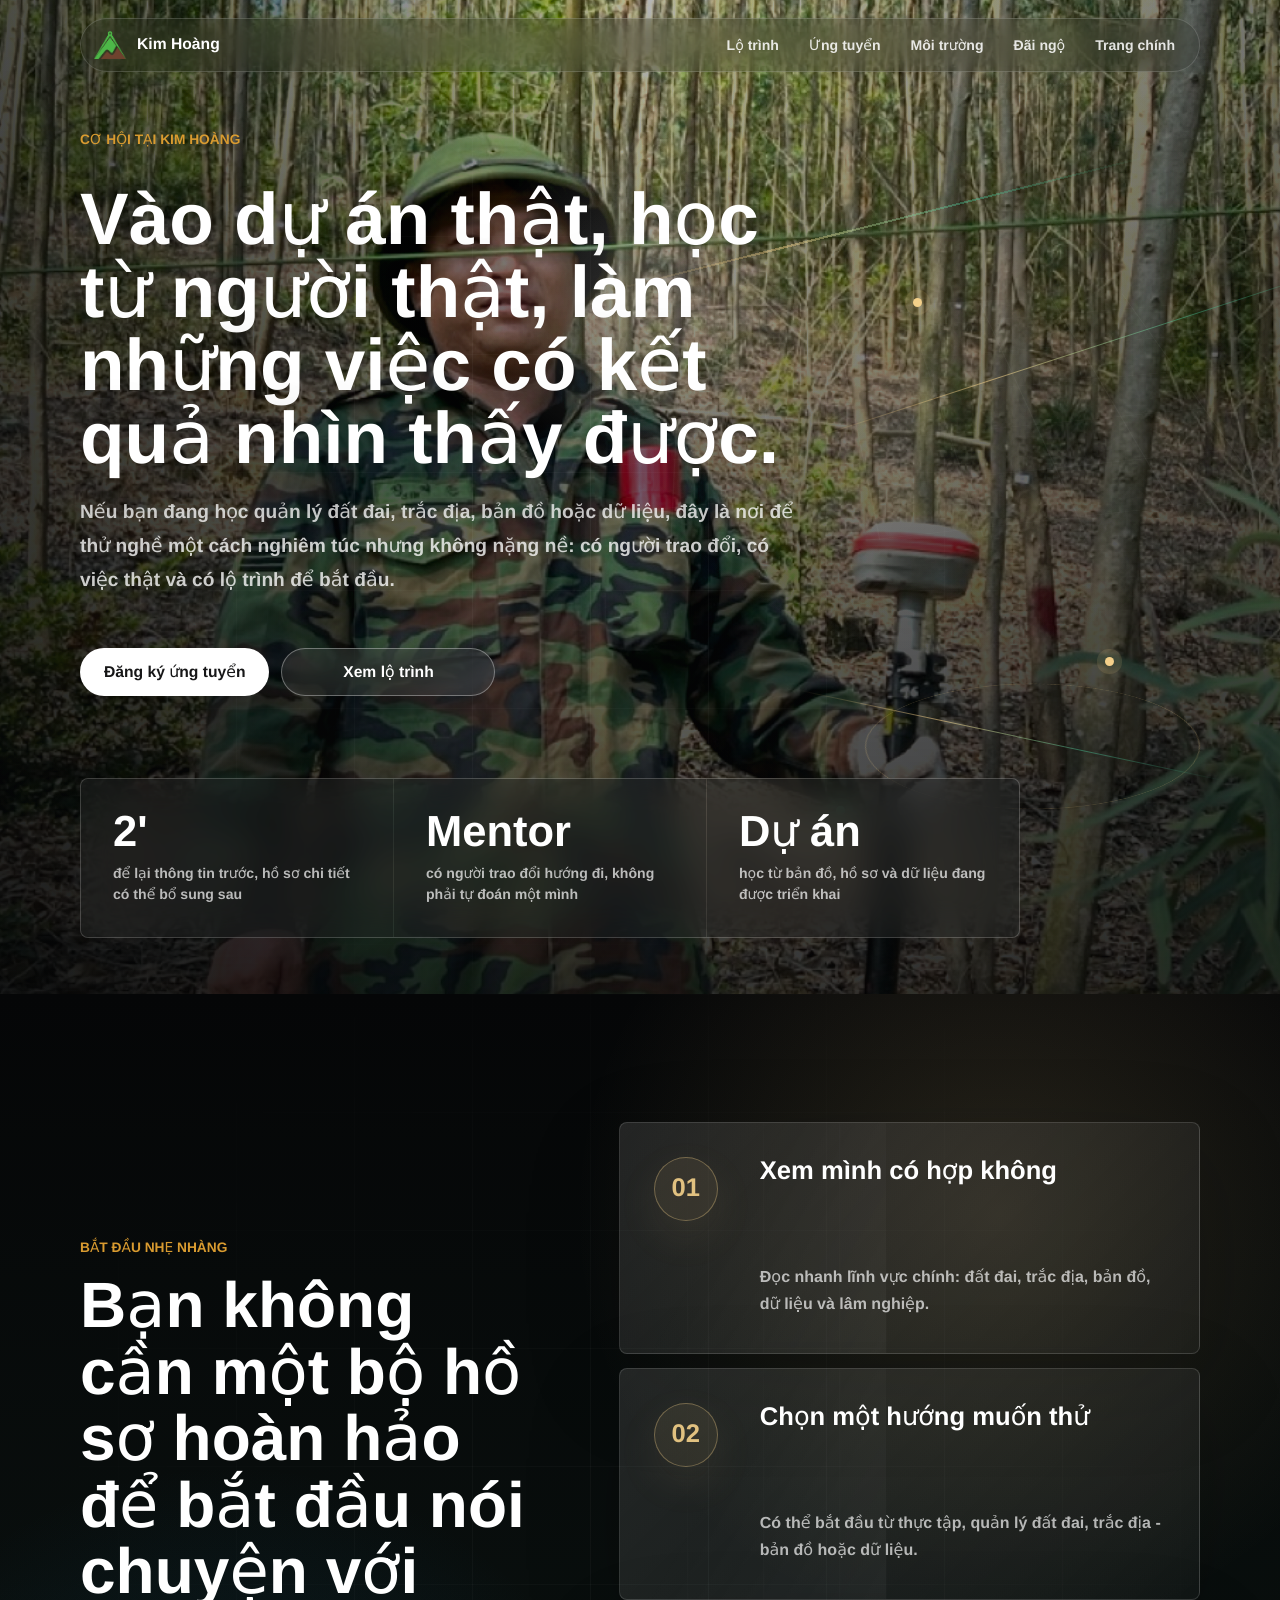
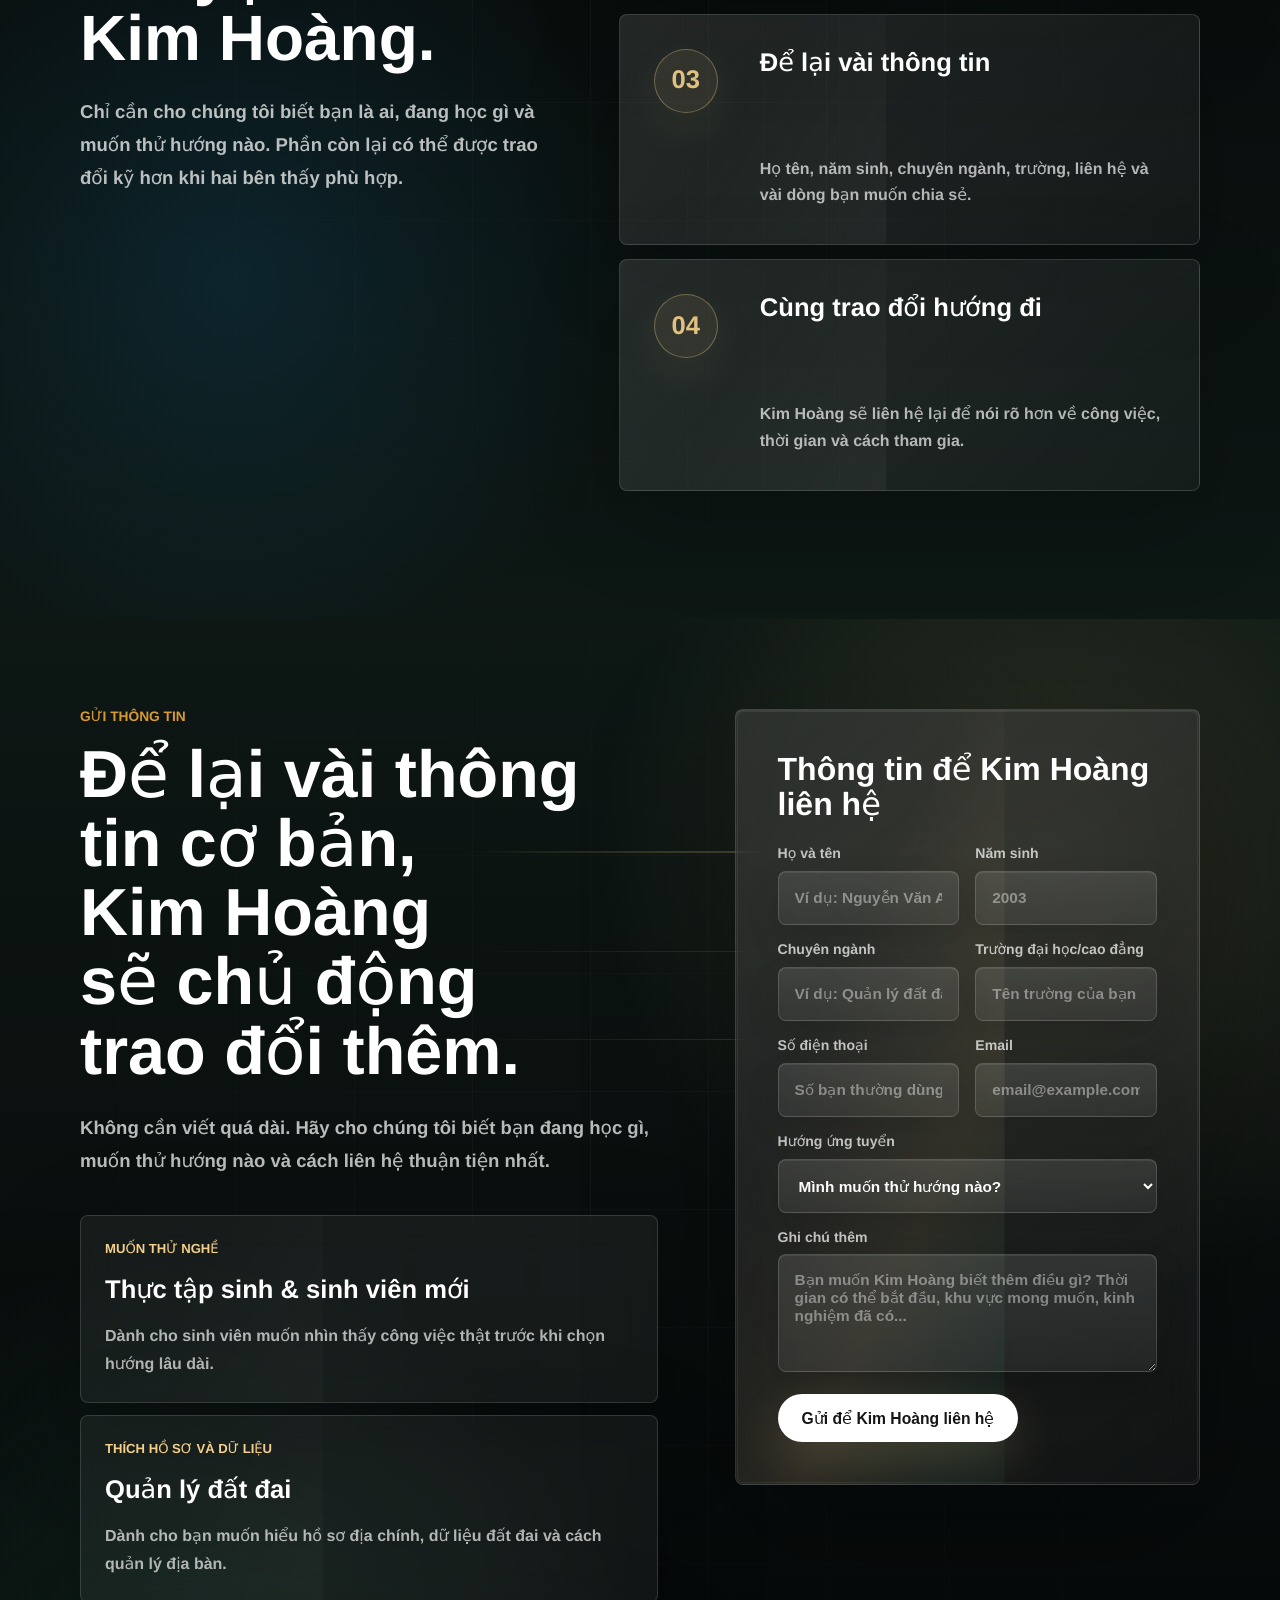
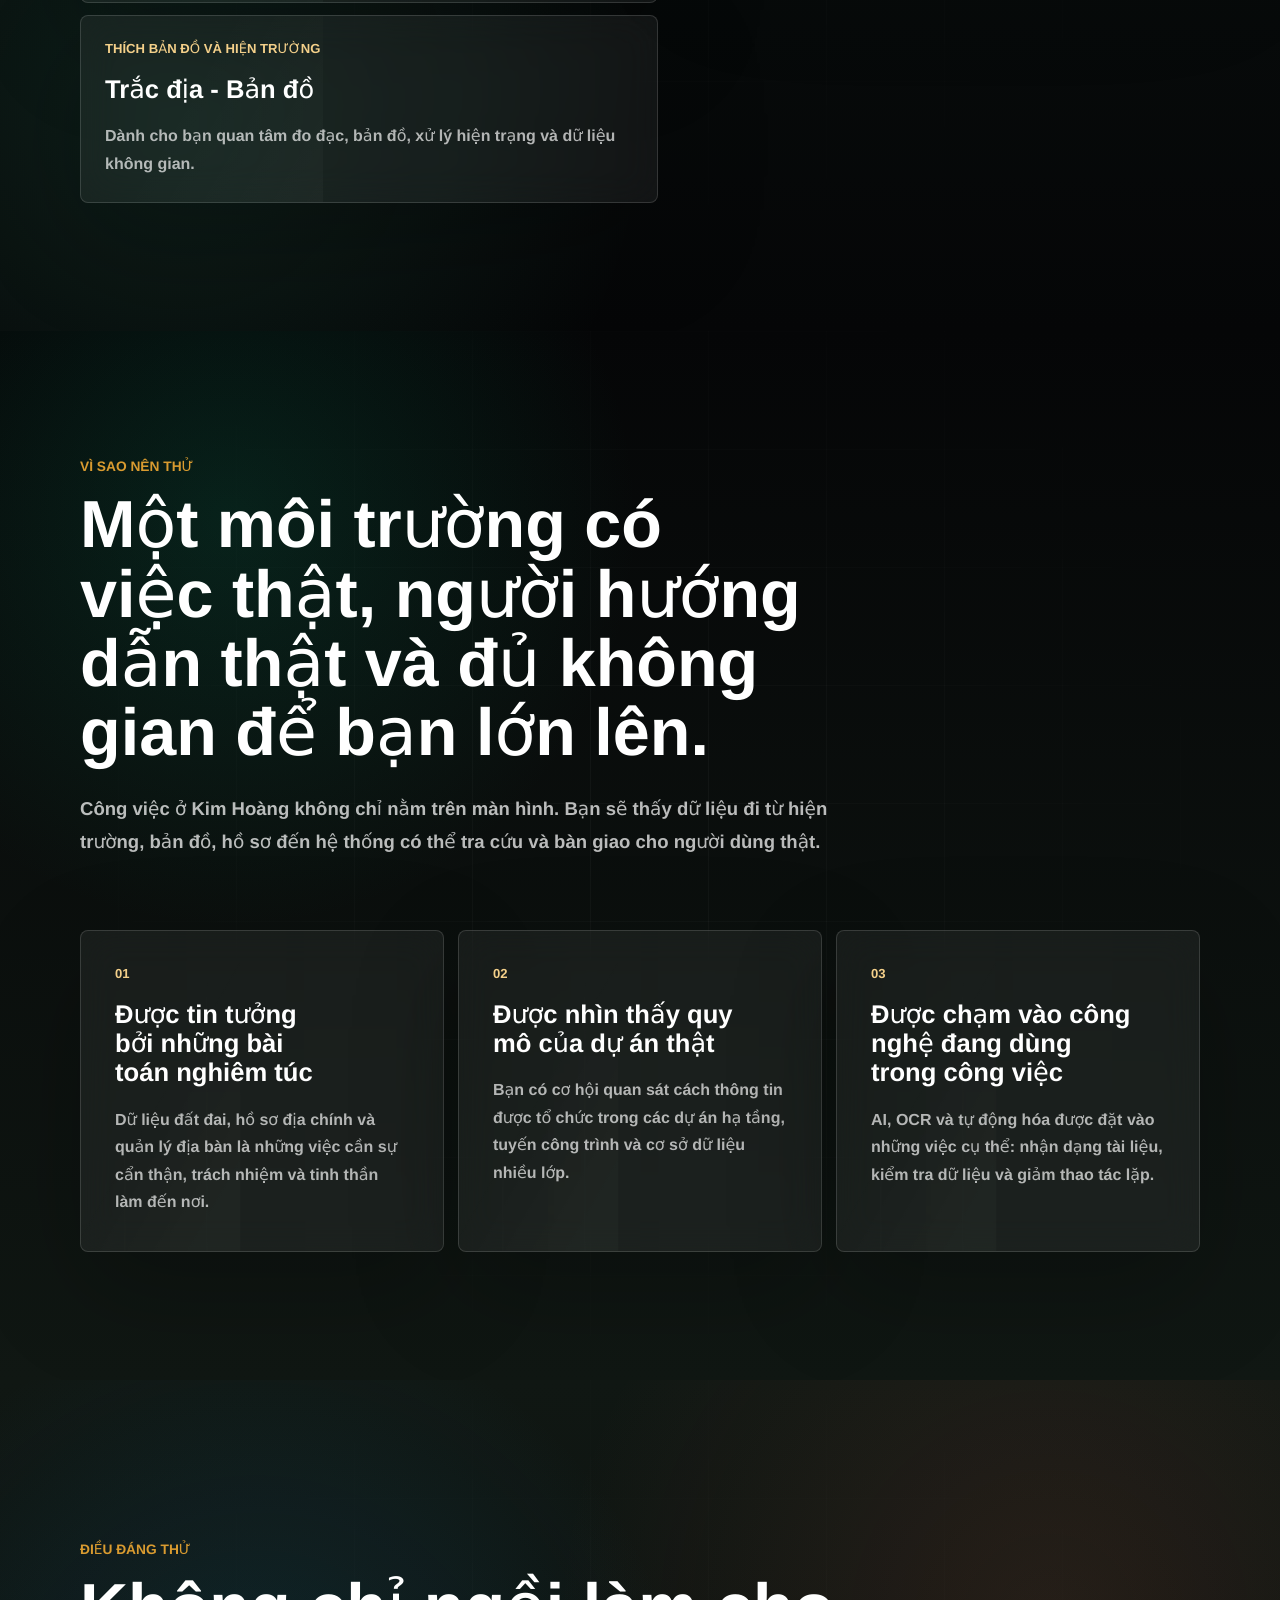
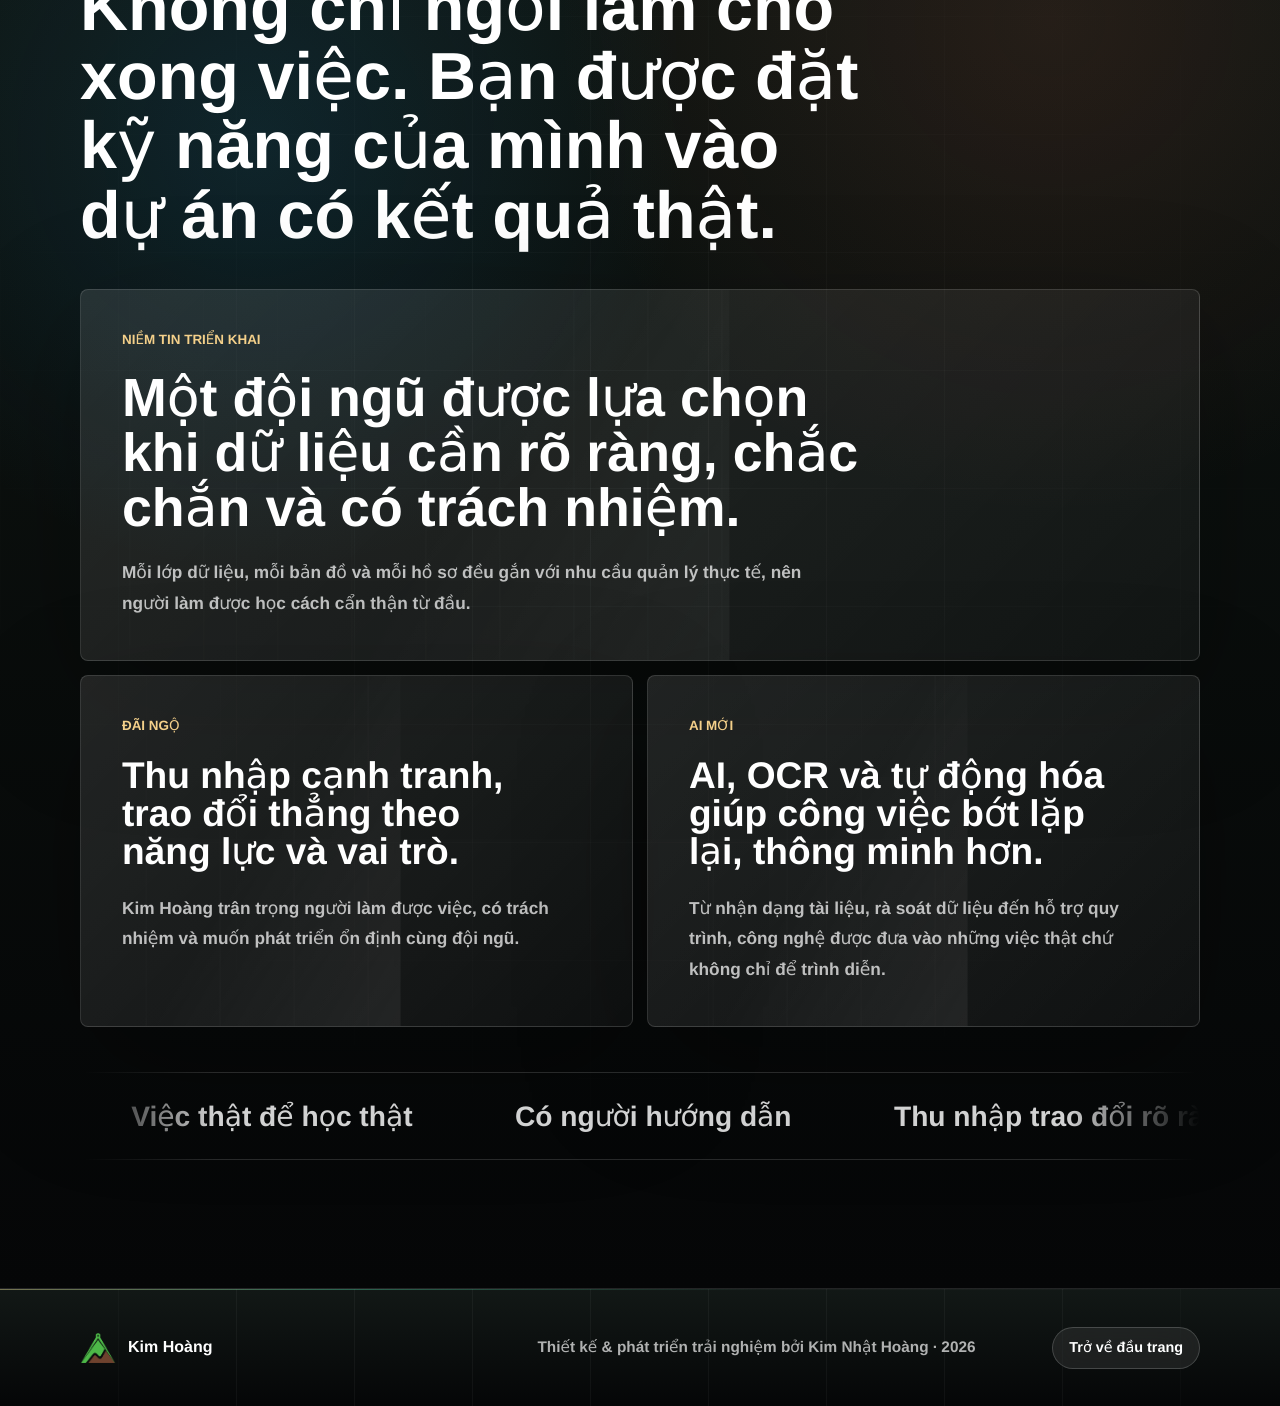
<file: careers.html>
<!doctype html>
<html lang="vi">
  <head>
    <meta charset="utf-8" />
    <meta name="viewport" content="width=device-width, initial-scale=1" />
    <title>Tuyển dụng | Kim Hoàng</title>
    <meta
      name="description"
      content="Trang tuyển dụng của Công ty TNHH MTV Kim Hoàng dành cho ứng viên ngành quản lý đất đai, trắc địa, bản đồ và cơ sở dữ liệu."
    />
    <link rel="icon" href="./assets/kimhoangmark.png" />
    <link rel="preload" as="image" href="./assets/kimhoang-source/gallery-office-2.jpeg" />
    <link rel="stylesheet" href="./styles.css" />
  </head>
  <body class="careers-page">
    <div class="scroll-meter" aria-hidden="true"></div>

    <header class="site-header" data-career-header>
      <a class="brand" href="./index.html#top" aria-label="Kim Hoàng">
        <img src="./assets/kimhoangmark.png" alt="" />
        <span>Kim Hoàng</span>
      </a>
      <nav class="main-nav" aria-label="Điều hướng chính">
        <a href="#student-path">Lộ trình</a>
        <a href="#apply">Ứng tuyển</a>
        <a href="#why">Môi trường</a>
        <a href="#benefits">Đãi ngộ</a>
        <a href="./index.html">Trang chính</a>
      </nav>
      <a class="header-apply" href="#apply">Ứng tuyển</a>
    </header>

    <main id="top">
      <section class="careers-hero">
        <div class="careers-hero-media" aria-hidden="true">
          <img src="./assets/kimhoang-source/gallery-office-2.jpeg" alt="" />
        </div>
        <div class="careers-hero-system" aria-hidden="true">
          <span class="system-line system-line-1"></span>
          <span class="system-line system-line-2"></span>
          <span class="system-node system-node-1"></span>
          <span class="system-node system-node-2"></span>
          <span class="system-node system-node-3"></span>
        </div>
        <div class="careers-hero-content reveal">
          <span class="section-kicker">Cơ hội tại Kim Hoàng</span>
          <h1>Vào dự án thật, học từ người thật, làm những việc có kết quả nhìn thấy được.</h1>
          <p>
            Nếu bạn đang học quản lý đất đai, trắc địa, bản đồ hoặc dữ liệu,
            đây là nơi để thử nghề một cách nghiêm túc nhưng không nặng nề:
            có người trao đổi, có việc thật và có lộ trình để bắt đầu.
          </p>
          <div class="hero-actions">
            <a class="primary-action" href="#apply">Đăng ký ứng tuyển</a>
            <a class="secondary-action" href="#student-path">Xem lộ trình</a>
          </div>
        </div>
        <div class="careers-hero-stats reveal" aria-label="Thông tin nhanh">
          <span>
            <strong>2'</strong>
            để lại thông tin trước, hồ sơ chi tiết có thể bổ sung sau
          </span>
          <span>
            <strong>Mentor</strong>
            có người trao đổi hướng đi, không phải tự đoán một mình
          </span>
          <span>
            <strong>Dự án</strong>
            học từ bản đồ, hồ sơ và dữ liệu đang được triển khai
          </span>
        </div>
      </section>

      <section class="student-path" id="student-path">
        <div class="student-path-copy reveal">
          <span class="section-kicker">Bắt đầu nhẹ nhàng</span>
          <h2>Bạn không cần một bộ hồ sơ hoàn hảo để bắt đầu nói chuyện với Kim Hoàng.</h2>
          <p>
            Chỉ cần cho chúng tôi biết bạn là ai, đang học gì và muốn thử
            hướng nào. Phần còn lại có thể được trao đổi kỹ hơn khi hai bên
            thấy phù hợp.
          </p>
        </div>
        <div class="student-steps reveal">
          <article class="student-step">
            <span>01</span>
            <h3>Xem mình có hợp không</h3>
            <p>Đọc nhanh lĩnh vực chính: đất đai, trắc địa, bản đồ, dữ liệu và lâm nghiệp.</p>
          </article>
          <article class="student-step">
            <span>02</span>
            <h3>Chọn một hướng muốn thử</h3>
            <p>Có thể bắt đầu từ thực tập, quản lý đất đai, trắc địa - bản đồ hoặc dữ liệu.</p>
          </article>
          <article class="student-step">
            <span>03</span>
            <h3>Để lại vài thông tin</h3>
            <p>Họ tên, năm sinh, chuyên ngành, trường, liên hệ và vài dòng bạn muốn chia sẻ.</p>
          </article>
          <article class="student-step">
            <span>04</span>
            <h3>Cùng trao đổi hướng đi</h3>
            <p>Kim Hoàng sẽ liên hệ lại để nói rõ hơn về công việc, thời gian và cách tham gia.</p>
          </article>
        </div>
      </section>

      <section class="careers-apply" id="apply">
        <div class="careers-apply-layout">
          <div class="careers-apply-copy reveal">
            <span class="section-kicker">Gửi thông tin</span>
            <h2>Để lại vài thông tin cơ bản, Kim Hoàng sẽ chủ động trao đổi thêm.</h2>
            <p>
              Không cần viết quá dài. Hãy cho chúng tôi biết bạn đang học gì,
              muốn thử hướng nào và cách liên hệ thuận tiện nhất.
            </p>
            <div class="career-positions">
              <article class="career-position">
                <span>Muốn thử nghề</span>
                <strong>Thực tập sinh &amp; sinh viên mới</strong>
                <p>Dành cho sinh viên muốn nhìn thấy công việc thật trước khi chọn hướng lâu dài.</p>
              </article>
              <article class="career-position">
                <span>Thích hồ sơ và dữ liệu</span>
                <strong>Quản lý đất đai</strong>
                <p>Dành cho bạn muốn hiểu hồ sơ địa chính, dữ liệu đất đai và cách quản lý địa bàn.</p>
              </article>
              <article class="career-position">
                <span>Thích bản đồ và hiện trường</span>
                <strong>Trắc địa - Bản đồ</strong>
                <p>Dành cho bạn quan tâm đo đạc, bản đồ, xử lý hiện trạng và dữ liệu không gian.</p>
              </article>
            </div>
          </div>

          <form class="career-form reveal" data-career-form>
            <h2>Thông tin để Kim Hoàng liên hệ</h2>
            <div class="form-grid">
              <div class="field">
                <label for="full-name">Họ và tên</label>
                <input id="full-name" name="fullName" autocomplete="name" required placeholder="Ví dụ: Nguyễn Văn A" />
              </div>
              <div class="field">
                <label for="birth-year">Năm sinh</label>
                <input id="birth-year" name="birthYear" type="number" inputmode="numeric" min="1960" max="2010" required placeholder="2003" />
              </div>
              <div class="field">
                <label for="major">Chuyên ngành</label>
                <input id="major" name="major" required placeholder="Ví dụ: Quản lý đất đai" />
              </div>
              <div class="field">
                <label for="university">Trường đại học/cao đẳng</label>
                <input id="university" name="university" required placeholder="Tên trường của bạn" />
              </div>
              <div class="field">
                <label for="phone">Số điện thoại</label>
                <input id="phone" name="phone" autocomplete="tel" required placeholder="Số bạn thường dùng" />
              </div>
              <div class="field">
                <label for="email">Email</label>
                <input id="email" name="email" type="email" autocomplete="email" placeholder="email@example.com" />
              </div>
              <div class="field field-full">
                <label for="position">Hướng ứng tuyển</label>
                <select id="position" name="position" required>
                  <option value="">Mình muốn thử hướng nào?</option>
                  <option>Thực tập sinh / Sinh viên mới</option>
                  <option>Quản lý đất đai</option>
                  <option>Trắc địa - Bản đồ</option>
                  <option>Cơ sở dữ liệu đất đai</option>
                  <option>Khác</option>
                </select>
              </div>
              <div class="field field-full">
                <label for="note">Ghi chú thêm</label>
                <textarea id="note" name="note" placeholder="Bạn muốn Kim Hoàng biết thêm điều gì? Thời gian có thể bắt đầu, khu vực mong muốn, kinh nghiệm đã có..."></textarea>
              </div>
            </div>
            <button class="primary-action" type="submit">Gửi để Kim Hoàng liên hệ</button>
            <p class="career-status" data-career-status role="status" aria-live="polite" hidden></p>
          </form>
        </div>
      </section>

      <section class="careers-review" id="why">
        <div class="careers-review-copy reveal">
          <span class="section-kicker">Vì sao nên thử</span>
          <h2>Một môi trường có việc thật, người hướng dẫn thật và đủ không gian để bạn lớn lên.</h2>
          <p>
            Công việc ở Kim Hoàng không chỉ nằm trên màn hình. Bạn sẽ thấy dữ
            liệu đi từ hiện trường, bản đồ, hồ sơ đến hệ thống có thể tra cứu
            và bàn giao cho người dùng thật.
          </p>
        </div>
        <div class="careers-review-grid reveal">
          <article class="careers-review-card career-tilt">
            <span>01</span>
            <h3>Được tin tưởng bởi những bài toán nghiêm túc</h3>
            <p>
              Dữ liệu đất đai, hồ sơ địa chính và quản lý địa bàn là những
              việc cần sự cẩn thận, trách nhiệm và tinh thần làm đến nơi.
            </p>
          </article>
          <article class="careers-review-card career-tilt">
            <span>02</span>
            <h3>Được nhìn thấy quy mô của dự án thật</h3>
            <p>
              Bạn có cơ hội quan sát cách thông tin được tổ chức trong các dự
              án hạ tầng, tuyến công trình và cơ sở dữ liệu nhiều lớp.
            </p>
          </article>
          <article class="careers-review-card career-tilt">
            <span>03</span>
            <h3>Được chạm vào công nghệ đang dùng trong công việc</h3>
            <p>
              AI, OCR và tự động hóa được đặt vào những việc cụ thể: nhận dạng
              tài liệu, kiểm tra dữ liệu và giảm thao tác lặp.
            </p>
          </article>
        </div>
      </section>

      <section class="career-edge" id="benefits">
        <div class="career-edge-copy reveal">
          <span class="section-kicker">Điều đáng thử</span>
          <h2>Không chỉ ngồi làm cho xong việc. Bạn được đặt kỹ năng của mình vào dự án có kết quả thật.</h2>
        </div>
        <div class="career-edge-grid reveal">
          <article class="edge-card edge-card-wide career-tilt">
            <span>Niềm tin triển khai</span>
            <h3>Một đội ngũ được lựa chọn khi dữ liệu cần rõ ràng, chắc chắn và có trách nhiệm.</h3>
            <p>
              Mỗi lớp dữ liệu, mỗi bản đồ và mỗi hồ sơ đều gắn với nhu cầu
              quản lý thực tế, nên người làm được học cách cẩn thận từ đầu.
            </p>
          </article>
          <article class="edge-card career-tilt">
            <span>Đãi ngộ</span>
            <h3>Thu nhập cạnh tranh, trao đổi thẳng theo năng lực và vai trò.</h3>
            <p>
              Kim Hoàng trân trọng người làm được việc, có trách nhiệm và muốn
              phát triển ổn định cùng đội ngũ.
            </p>
          </article>
          <article class="edge-card career-tilt">
            <span>AI mới</span>
            <h3>AI, OCR và tự động hóa giúp công việc bớt lặp lại, thông minh hơn.</h3>
            <p>
              Từ nhận dạng tài liệu, rà soát dữ liệu đến hỗ trợ quy trình,
              công nghệ được đưa vào những việc thật chứ không chỉ để trình diễn.
            </p>
          </article>
        </div>
        <div class="career-marquee reveal" aria-hidden="true">
          <div class="career-marquee-track">
            <span>Việc thật để học thật</span>
            <span>Có người hướng dẫn</span>
            <span>Thu nhập trao đổi rõ ràng</span>
            <span>Học từ bản đồ và hồ sơ thật</span>
            <span>AI hỗ trợ công việc hằng ngày</span>
            <span>Môi trường trẻ và nghiêm túc</span>
            <span>Việc thật để học thật</span>
            <span>Có người hướng dẫn</span>
            <span>Thu nhập trao đổi rõ ràng</span>
            <span>Học từ bản đồ và hồ sơ thật</span>
            <span>AI hỗ trợ công việc hằng ngày</span>
            <span>Môi trường trẻ và nghiêm túc</span>
          </div>
        </div>
      </section>

      <footer class="site-footer">
        <div class="footer-brand">
          <img src="./assets/kimhoangmark.png" alt="" />
          <span>Kim Hoàng</span>
        </div>
        <p>Thiết kế &amp; phát triển trải nghiệm bởi Kim Nhật Hoàng · 2026</p>
        <a href="#top">Trở về đầu trang</a>
      </footer>
    </main>

    <script src="./careers.js"></script>
  </body>
</html>
</file>
<file: styles.css>
:root {
  --ink: #161617;
  --muted: #6e6e73;
  --paper: #f5f5f7;
  --white: #ffffff;
  --line: rgba(22, 22, 23, 0.12);
  --forest: #0a7b5a;
  --gold: #c58a25;
  --sky: #1677a9;
  --coral: #cf6149;
  --radius: 8px;
  --shadow: 0 34px 90px rgba(0, 0, 0, 0.24);
  --font-main: "Be Vietnam Pro", -apple-system, BlinkMacSystemFont, "Segoe UI", sans-serif;
}

* {
  box-sizing: border-box;
}

html {
  scroll-behavior: smooth;
  scroll-padding-top: 92px;
}

body {
  margin: 0;
  background: #050607;
  color: var(--ink);
  font-family: var(--font-main);
  letter-spacing: 0;
  overflow-x: hidden;
  text-rendering: geometricPrecision;
  -webkit-font-smoothing: antialiased;
  font-synthesis: none;
}

.premiere {
  position: fixed;
  inset: 0;
  z-index: 100;
  display: grid;
  place-items: center;
  overflow: hidden;
  background: #050607;
  color: var(--white);
  transition: opacity 0.9s cubic-bezier(0.22, 1, 0.36, 1), visibility 0.9s;
}

.premiere.is-hidden {
  visibility: hidden;
  opacity: 0;
  pointer-events: none;
}

.premiere.is-skipped {
  transition: none;
}

.premiere-media,
.premiere-media::after {
  position: absolute;
  inset: 0;
}

.premiere-media img {
  width: 100%;
  height: 100%;
  object-fit: cover;
  filter: saturate(1.02) contrast(1.05);
  transform: scale(1.12);
  animation: premiereZoom 2.8s cubic-bezier(0.22, 1, 0.36, 1) forwards;
}

.premiere-media::after {
  content: "";
  background:
    radial-gradient(circle at 50% 36%, rgba(255, 255, 255, 0.18), transparent 30%),
    linear-gradient(180deg, rgba(0, 0, 0, 0.22), rgba(0, 0, 0, 0.78)),
    linear-gradient(90deg, rgba(0, 0, 0, 0.68), rgba(0, 0, 0, 0.22), rgba(0, 0, 0, 0.62));
}

.premiere-mark {
  position: relative;
  z-index: 1;
  display: grid;
  justify-items: center;
  gap: 18px;
  transform: translateY(-34px);
}

.premiere-mark img {
  width: clamp(74px, 9vw, 132px);
  filter: drop-shadow(0 22px 56px rgba(0, 0, 0, 0.42));
}

.premiere-mark span {
  font-size: clamp(1.15rem, 2vw, 1.8rem);
  font-weight: 800;
}

.premiere-copy {
  position: absolute;
  left: max(24px, calc((100vw - 1120px) / 2));
  right: max(24px, calc((100vw - 1120px) / 2));
  bottom: clamp(70px, 12vh, 140px);
  z-index: 1;
}

.premiere-copy span {
  display: block;
  margin-bottom: 14px;
  color: #f4d08a;
  font-size: clamp(1rem, 1.8vw, 1.4rem);
  font-weight: 800;
}

.premiere-copy strong {
  display: block;
  max-width: 950px;
  font-size: clamp(2.4rem, 6.6vw, 7.4rem);
  line-height: 0.98;
  text-wrap: balance;
}

.premiere-copy em {
  display: block;
  margin-top: 20px;
  color: rgba(255, 255, 255, 0.74);
  font-size: clamp(0.92rem, 1.35vw, 1.1rem);
  font-style: normal;
  font-weight: 750;
}

.premiere-skip {
  position: absolute;
  right: max(24px, calc((100vw - 1120px) / 2));
  bottom: 28px;
  z-index: 2;
  min-height: 44px;
  padding: 0 18px;
  border: 1px solid rgba(255, 255, 255, 0.28);
  border-radius: 999px;
  background: rgba(255, 255, 255, 0.12);
  color: var(--white);
  font: inherit;
  font-size: 0.92rem;
  font-weight: 700;
  backdrop-filter: blur(18px);
  cursor: pointer;
}

img {
  display: block;
  max-width: 100%;
}

a {
  color: inherit;
  text-decoration: none;
}

::selection {
  background: rgba(244, 208, 138, 0.32);
  color: var(--ink);
}

:focus-visible {
  outline: 2px solid rgba(244, 208, 138, 0.9);
  outline-offset: 4px;
}

.scroll-meter {
  position: fixed;
  top: 0;
  left: 0;
  z-index: 60;
  width: 100%;
  height: 2px;
  background: linear-gradient(90deg, var(--forest), var(--sky), var(--gold));
  transform: scaleX(0);
  transform-origin: left;
  will-change: transform;
}

.site-header {
  position: fixed;
  top: 18px;
  left: 50%;
  z-index: 50;
  display: flex;
  width: min(1120px, calc(100% - 32px));
  min-height: 54px;
  align-items: center;
  justify-content: space-between;
  padding: 7px 10px 7px 12px;
  border: 1px solid rgba(255, 255, 255, 0.16);
  border-radius: 999px;
  background: rgba(12, 16, 18, 0.12);
  color: var(--white);
  backdrop-filter: blur(18px);
  transform: translateX(-50%);
  transition: background 0.25s ease, border-color 0.25s ease, color 0.25s ease, box-shadow 0.25s ease;
}

.site-header.is-solid {
  border-color: rgba(22, 22, 23, 0.08);
  background: rgba(255, 255, 255, 0.78);
  color: var(--ink);
  box-shadow: 0 18px 60px rgba(0, 0, 0, 0.1);
}

.brand {
  display: inline-flex;
  min-width: 148px;
  align-items: center;
  gap: 10px;
  font-size: 0.98rem;
  font-weight: 700;
}

.brand img {
  width: 34px;
  height: 34px;
  object-fit: contain;
}

.main-nav {
  display: flex;
  align-items: center;
  gap: 2px;
  font-size: 0.88rem;
  font-weight: 700;
}

.main-nav a {
  min-height: 36px;
  padding: 10px 14px;
  border-radius: 999px;
  color: inherit;
  opacity: 0.86;
}

.main-nav a:hover {
  background: rgba(255, 255, 255, 0.18);
  opacity: 1;
}

.header-apply {
  display: none;
  min-height: 36px;
  align-items: center;
  justify-content: center;
  padding: 0 14px;
  border-radius: 999px;
  background: rgba(255, 255, 255, 0.14);
  color: inherit;
  font-size: 0.84rem;
  font-weight: 850;
}

.language-switcher {
  display: inline-flex;
  align-items: center;
  gap: 2px;
  padding: 3px;
  border: 1px solid rgba(255, 255, 255, 0.16);
  border-radius: 999px;
  background: rgba(255, 255, 255, 0.08);
}

.language-switcher button {
  min-width: 38px;
  min-height: 30px;
  padding: 0 8px;
  border: 0;
  border-radius: 999px;
  background: transparent;
  color: inherit;
  font: inherit;
  font-size: 0.78rem;
  font-weight: 850;
  letter-spacing: 0;
  cursor: pointer;
  opacity: 0.78;
}

.language-switcher button.is-active {
  background: rgba(255, 255, 255, 0.22);
  color: var(--white);
  opacity: 1;
}

.site-header.is-solid .language-switcher {
  border-color: rgba(22, 22, 23, 0.08);
  background: rgba(22, 22, 23, 0.05);
}

.site-header.is-solid .language-switcher button.is-active {
  background: rgba(10, 123, 90, 0.12);
  color: var(--ink);
}

.site-header.is-solid .main-nav a:hover {
  background: rgba(17, 19, 21, 0.06);
}

.hero {
  position: relative;
  display: grid;
  min-height: 100svh;
  align-items: end;
  overflow: hidden;
  padding: 132px max(24px, calc((100vw - 1120px) / 2)) 46px;
  color: var(--white);
  isolation: isolate;
}

.hero-media,
.hero-overlay {
  position: absolute;
  inset: 0;
}

.hero-media img {
  width: 100%;
  height: 100%;
  object-fit: cover;
  filter: saturate(1.08) contrast(1.07) brightness(1.08);
  transform: scale(1.08);
  animation: cinematicPan 22s ease-in-out infinite alternate;
}

.hero-overlay {
  background:
    radial-gradient(circle at 68% 40%, rgba(255, 255, 255, 0.18), transparent 24%),
    linear-gradient(90deg, rgba(4, 6, 8, 0.62), rgba(4, 6, 8, 0.1) 48%, rgba(4, 6, 8, 0.28)),
    linear-gradient(180deg, rgba(4, 6, 8, 0.08), rgba(4, 6, 8, 0.68)),
    radial-gradient(circle at 78% 26%, rgba(22, 119, 169, 0.24), transparent 34%),
    radial-gradient(circle at 20% 76%, rgba(10, 123, 90, 0.26), transparent 36%);
}

.hero-art {
  position: absolute;
  inset: 0;
  z-index: 1;
  pointer-events: none;
  perspective: 1200px;
}

.hero-mark {
  position: absolute;
  right: max(24px, calc((100vw - 1120px) / 2));
  top: 25%;
  width: clamp(150px, 19vw, 300px);
  opacity: 0.16;
  transform: translate3d(0, calc(var(--hero-drift, 0) * -28px), 110px) rotateY(-14deg);
  filter: drop-shadow(0 30px 80px rgba(0, 0, 0, 0.46));
}

.hero-ring,
.hero-line {
  position: absolute;
  border: 1px solid rgba(255, 255, 255, 0.18);
}

.hero-ring {
  right: max(20px, calc((100vw - 1120px) / 2 - 40px));
  top: 14%;
  width: clamp(280px, 42vw, 680px);
  aspect-ratio: 1;
  border-radius: 50%;
  transform: rotateX(68deg) rotateZ(calc(var(--hero-drift, 0) * 20deg));
}

.hero-ring-2 {
  top: 23%;
  right: max(28px, calc((100vw - 1120px) / 2 + 92px));
  width: clamp(210px, 30vw, 460px);
  opacity: 0.6;
}

.hero-line {
  right: 0;
  width: 44vw;
  height: 1px;
  background: linear-gradient(90deg, transparent, rgba(244, 208, 138, 0.8), transparent);
  transform: translate3d(calc(var(--hero-drift, 0) * -30px), 0, 0);
}

.hero-line-1 {
  top: 37%;
}

.hero-line-2 {
  top: 58%;
  opacity: 0.62;
}

.hero-content {
  position: relative;
  z-index: 2;
  min-width: 0;
  width: 100%;
  max-width: 840px;
}

.hero-content.reveal,
.hero-stat.reveal {
  opacity: 1;
  transform: none;
}

.eyebrow,
.section-kicker {
  display: block;
  margin: 0 0 16px;
  color: #d99b30;
  font-size: 0.86rem;
  font-weight: 800;
  letter-spacing: 0;
  text-transform: uppercase;
}

.hero .eyebrow {
  margin-bottom: 18px;
  color: rgba(255, 255, 255, 0.92);
  font-size: clamp(1.18rem, 2vw, 1.7rem);
  font-weight: 900;
  text-transform: none;
}

h1,
h2,
h3 {
  margin-top: 0;
  font-weight: 800;
}

p {
  margin-top: 0;
  font-weight: 500;
}

h1 {
  max-width: 980px;
  margin-bottom: 24px;
  font-size: clamp(3.25rem, 7.2vw, 7rem);
  line-height: 0.98;
  letter-spacing: 0;
  text-wrap: balance;
}

.hero-lede {
  max-width: 760px;
  color: rgba(255, 255, 255, 0.82);
  font-size: clamp(1rem, 1.45vw, 1.17rem);
  line-height: 1.72;
  font-weight: 500;
}

.hero-actions {
  display: flex;
  flex-wrap: wrap;
  gap: 12px;
  margin-top: 30px;
}

.primary-action,
.secondary-action {
  display: inline-flex;
  min-height: 48px;
  align-items: center;
  justify-content: center;
  border-radius: 999px;
  font-size: 0.98rem;
  font-weight: 700;
  transition: transform 0.2s ease, background 0.2s ease, border-color 0.2s ease;
}

.primary-action:hover,
.secondary-action:hover {
  transform: translateY(-1px);
}

.primary-action {
  min-width: 138px;
  padding: 14px 24px;
  background: var(--white);
  color: var(--ink);
  box-shadow: 0 18px 42px rgba(0, 0, 0, 0.14);
}

.secondary-action {
  min-width: 214px;
  padding: 13px 22px;
  border: 1px solid rgba(255, 255, 255, 0.34);
  background: rgba(255, 255, 255, 0.08);
  color: var(--white);
  backdrop-filter: blur(16px);
}

.hero-stat {
  position: absolute;
  right: max(24px, calc((100vw - 1120px) / 2));
  bottom: 48px;
  z-index: 2;
  width: 228px;
  padding: 20px;
  border: 1px solid rgba(255, 255, 255, 0.2);
  border-radius: var(--radius);
  background: rgba(255, 255, 255, 0.14);
  box-shadow: 0 20px 60px rgba(0, 0, 0, 0.2);
  backdrop-filter: blur(22px);
}

.hero-stat strong {
  display: block;
  font-size: 3.1rem;
  font-weight: 800;
  line-height: 1;
}

.hero-stat span {
  display: block;
  margin-top: 6px;
  color: rgba(255, 255, 255, 0.78);
  font-size: 0.96rem;
  font-weight: 600;
}

.home-marquee {
  position: relative;
  z-index: 2;
  overflow: hidden;
  border-top: 1px solid rgba(255, 255, 255, 0.13);
  border-bottom: 1px solid rgba(255, 255, 255, 0.13);
  background:
    linear-gradient(90deg, rgba(255, 255, 255, 0.035) 1px, transparent 1px),
    linear-gradient(135deg, #050607 0%, #08110f 55%, #111612 100%);
  background-size: 96px 100%, auto;
  color: var(--white);
  isolation: isolate;
  mask-image: linear-gradient(90deg, transparent, black 10%, black 90%, transparent);
}

.home-marquee::before {
  position: absolute;
  inset: 0;
  background:
    radial-gradient(circle at 24% 50%, rgba(244, 208, 138, 0.16), transparent 28%),
    radial-gradient(circle at 76% 50%, rgba(73, 199, 154, 0.12), transparent 30%);
  content: "";
  opacity: 0.68;
  pointer-events: none;
}

.home-marquee-track {
  position: relative;
  z-index: 1;
  display: flex;
  width: max-content;
  animation: homeMarquee 30s linear infinite;
  will-change: transform;
}

.home-marquee-reverse .home-marquee-track {
  animation-name: homeMarqueeReverse;
}

.home-marquee-track span {
  position: relative;
  display: inline-flex;
  min-height: clamp(68px, 7vw, 92px);
  align-items: center;
  padding: 0 clamp(24px, 4.4vw, 68px);
  color: rgba(255, 255, 255, 0.84);
  font-size: clamp(1.04rem, 1.75vw, 2rem);
  font-weight: 900;
  line-height: 1.08;
  white-space: nowrap;
}

.home-marquee-track span::before {
  width: clamp(14px, 2vw, 30px);
  height: 2px;
  margin-right: clamp(12px, 1.5vw, 20px);
  border-radius: 999px;
  background: linear-gradient(90deg, #f4d08a, #49c79a);
  content: "";
  flex: 0 0 auto;
  opacity: 0.9;
}

.home-marquee-track span:nth-child(4n+2)::before {
  background: linear-gradient(90deg, #49c79a, #1677a9);
}

.home-marquee-track span:nth-child(4n+3)::before {
  background: linear-gradient(90deg, #f4d08a, #cf6149);
}

.internship-showcase {
  position: relative;
  display: grid;
  grid-template-columns: minmax(0, 0.72fr) minmax(420px, 0.64fr);
  gap: clamp(34px, 6vw, 82px);
  align-items: center;
  overflow: hidden;
  padding: clamp(88px, 10vw, 138px) max(24px, calc((100vw - 1120px) / 2));
  background:
    radial-gradient(circle at 82% 16%, rgba(244, 208, 138, 0.14), transparent 30%),
    radial-gradient(circle at 20% 84%, rgba(22, 119, 169, 0.16), transparent 32%),
    linear-gradient(180deg, #08110f 0%, #07100e 28%, #050607 100%);
  color: var(--white);
  isolation: isolate;
}

.internship-showcase::before {
  position: absolute;
  inset: 0;
  z-index: -1;
  content: "";
  background:
    linear-gradient(90deg, rgba(255, 255, 255, 0.035) 1px, transparent 1px),
    linear-gradient(180deg, rgba(255, 255, 255, 0.03) 1px, transparent 1px);
  background-size: 110px 110px;
  mask-image: radial-gradient(circle at 62% 42%, black, transparent 74%);
}

.internship-copy h2 {
  max-width: 900px;
  margin: 0;
  font-size: clamp(2.55rem, 5.8vw, 6.2rem);
  line-height: 1;
  text-wrap: balance;
}

.internship-copy p {
  max-width: 700px;
  margin: 24px 0 0;
  color: rgba(255, 255, 255, 0.74);
  font-size: clamp(1.02rem, 1.45vw, 1.2rem);
  font-weight: 560;
  line-height: 1.78;
}

.internship-actions {
  display: flex;
  flex-wrap: wrap;
  gap: 12px;
  margin-top: 30px;
}

.internship-board {
  display: grid;
  grid-template-columns: repeat(2, minmax(0, 1fr));
  gap: 14px;
}

.internship-card {
  position: relative;
  min-height: 280px;
  padding: clamp(24px, 3vw, 36px);
  overflow: hidden;
  border: 1px solid rgba(255, 255, 255, 0.14);
  background:
    linear-gradient(135deg, rgba(255, 255, 255, 0.12), rgba(255, 255, 255, 0.035));
  box-shadow: 0 34px 110px rgba(0, 0, 0, 0.25);
}

.internship-card::before {
  position: absolute;
  inset: 0;
  content: "";
  background:
    linear-gradient(120deg, transparent 0 30%, rgba(255, 255, 255, 0.13) 46%, transparent 62%),
    linear-gradient(90deg, rgba(255, 255, 255, 0.04) 1px, transparent 1px);
  background-size: 260% 100%, 82px 82px;
  opacity: 0.36;
  transform: translateX(-48%);
  animation: edgeSheen 8.5s ease-in-out infinite;
  pointer-events: none;
}

.internship-card-wide {
  grid-column: 1 / -1;
  min-height: 240px;
}

.internship-card span,
.internship-card h3,
.internship-card p {
  position: relative;
  z-index: 1;
}

.internship-card span {
  color: #f4d08a;
  font-size: 0.82rem;
  font-weight: 900;
  text-transform: uppercase;
}

.internship-card h3 {
  margin: 20px 0 0;
  color: var(--white);
  font-size: clamp(1.48rem, 2.4vw, 2.65rem);
  line-height: 1.08;
  text-wrap: balance;
}

.internship-card p {
  margin: 18px 0 0;
  color: rgba(255, 255, 255, 0.68);
  font-size: 1rem;
  font-weight: 560;
  line-height: 1.68;
}

.intro-section,
.capabilities,
.projects,
.contact-band {
  padding: 128px max(24px, calc((100vw - 1120px) / 2));
}

.intro-section {
  position: relative;
  display: grid;
  gap: 64px;
  overflow: hidden;
  background:
    linear-gradient(180deg, rgba(5, 6, 7, 0.96) 0%, rgba(245, 245, 247, 0.98) 12%, rgba(245, 245, 247, 1) 100%),
    radial-gradient(circle at 82% 18%, rgba(22, 119, 169, 0.1), transparent 32%),
    linear-gradient(180deg, #ffffff, #f5f5f7);
  isolation: isolate;
}

.intro-section::before {
  position: absolute;
  inset: 0;
  z-index: -1;
  content: "";
  background:
    linear-gradient(90deg, rgba(22, 22, 23, 0.04) 1px, transparent 1px),
    linear-gradient(180deg, rgba(22, 22, 23, 0.035) 1px, transparent 1px);
  background-size: 96px 96px;
  mask-image: radial-gradient(circle at 74% 36%, black, transparent 66%);
}

.intro-art {
  position: absolute;
  top: 110px;
  right: max(24px, calc((100vw - 1120px) / 2));
  z-index: -1;
  width: min(38vw, 500px);
  aspect-ratio: 1;
  border-radius: 50%;
  opacity: 0.22;
  transform: translate3d(calc(var(--cinematic-shift, 0) * -30px), calc(var(--cinematic-shift, 0) * 24px), 0) rotateZ(calc(var(--cinematic-shift, 0) * -8deg));
  filter: blur(0.2px);
}

.intro-art img {
  position: absolute;
  inset: 28%;
  width: 44%;
  opacity: 0.8;
}

.intro-axis {
  position: absolute;
  inset: 50% auto auto 0;
  width: 100%;
  height: 1px;
  background: linear-gradient(90deg, transparent, rgba(10, 123, 90, 0.8), transparent);
}

.intro-axis-y {
  transform: rotate(90deg);
}

.intro-node {
  position: absolute;
  width: 12px;
  height: 12px;
  border-radius: 50%;
  background: #0a7b5a;
  box-shadow: 0 0 0 12px rgba(10, 123, 90, 0.1);
}

.intro-node-1 {
  top: 18%;
  left: 36%;
}

.intro-node-2 {
  right: 20%;
  top: 54%;
}

.intro-node-3 {
  left: 22%;
  bottom: 22%;
}

.intro-copy h2,
.section-heading h2,
.contact-copy h2 {
  max-width: 940px;
  margin-bottom: 0;
  font-size: clamp(2.16rem, 4.4vw, 4.9rem);
  line-height: 1.08;
  letter-spacing: 0;
  text-wrap: balance;
}

.intro-system {
  display: grid;
  overflow: hidden;
  border-top: 1px solid rgba(22, 22, 23, 0.12);
  border-bottom: 1px solid rgba(22, 22, 23, 0.12);
  perspective: 1200px;
}

.signal-row {
  display: grid;
  grid-template-columns: minmax(90px, 0.18fr) minmax(0, 1fr);
  gap: clamp(24px, 5vw, 76px);
  align-items: center;
  min-height: 210px;
  padding: 34px 0;
  border-bottom: 1px solid rgba(22, 22, 23, 0.1);
  transform: translate3d(calc(var(--cinematic-shift, 0) * 30px), 0, calc(var(--cinematic-depth, 0) * 42px)) rotateY(calc(var(--cinematic-shift, 0) * -2.5deg));
  transform-style: preserve-3d;
  transition: transform 0.18s cubic-bezier(0.22, 1, 0.36, 1), opacity 0.3s ease;
  will-change: transform;
}

.signal-row:last-child {
  border-bottom: 0;
}

.signal-row > span {
  color: rgba(22, 22, 23, 0.16);
  font-size: clamp(4rem, 10vw, 9rem);
  font-weight: 900;
  line-height: 0.85;
}

.signal-row h3 {
  margin: 0 0 12px;
  font-size: clamp(2rem, 4vw, 4rem);
  line-height: 1.05;
  text-wrap: balance;
}

.signal-row p {
  max-width: 760px;
  margin-bottom: 0;
  color: var(--muted);
  font-size: clamp(1rem, 1.7vw, 1.24rem);
  line-height: 1.72;
}

.capability-row span,
.project-content span {
  color: var(--muted);
  font-size: 0.9rem;
  font-weight: 800;
  text-transform: uppercase;
}

.capability-row p,
.chapter p,
.contact-copy p {
  color: var(--muted);
  line-height: 1.74;
}

.capabilities {
  background:
    linear-gradient(180deg, #f5f5f7 0%, #eef3f0 28%, #dce8e2 86%, #07100e 100%);
  padding-bottom: 168px;
}

.section-heading {
  margin-bottom: 54px;
}

.capability-list {
  border-top: 1px solid var(--line);
}

.capability-row {
  display: grid;
  grid-template-columns: minmax(260px, 0.7fr) minmax(300px, 1fr);
  gap: 36px;
  padding: 38px 0;
  border-bottom: 1px solid var(--line);
}

.capability-row h3 {
  margin: 8px 0 0;
  font-size: clamp(1.45rem, 2.45vw, 2.45rem);
  line-height: 1.14;
  text-wrap: balance;
}

.capability-row p {
  margin-bottom: 0;
  font-size: 1.1rem;
}

.story {
  position: relative;
  display: grid;
  grid-template-columns: minmax(0, 1.12fr) minmax(410px, 0.74fr);
  gap: 64px;
  min-height: 430vh;
  padding: 0 max(28px, calc((100vw - 1240px) / 2));
  background:
    linear-gradient(180deg, #07100e 0%, #050607 9%, #0a0d0c 50%, #050607 100%),
    radial-gradient(circle at 14% 12%, rgba(10, 123, 90, 0.24), transparent 28%),
    radial-gradient(circle at 82% 34%, rgba(22, 119, 169, 0.2), transparent 30%),
    linear-gradient(180deg, #050607 0%, #0a0d0c 46%, #050607 100%);
  color: var(--white);
  isolation: isolate;
  scroll-margin-top: 92px;
  perspective: 1800px;
  overflow: hidden;
}

.story::before {
  position: absolute;
  inset: 0;
  z-index: -1;
  content: "";
  background:
    linear-gradient(90deg, rgba(255, 255, 255, 0.045) 1px, transparent 1px),
    linear-gradient(180deg, rgba(255, 255, 255, 0.035) 1px, transparent 1px);
  background-size: 120px 120px;
  mask-image: radial-gradient(circle at 48% 36%, black 0%, transparent 72%);
  opacity: 0.35;
}

.story-stage {
  position: sticky;
  top: 0;
  display: grid;
  height: 100svh;
  align-items: center;
  perspective: 1800px;
}

.stage-shell {
  position: relative;
  overflow: hidden;
  min-height: min(760px, 82svh);
  border: 1px solid rgba(255, 255, 255, 0.1);
  border-radius: 22px;
  background: #0e0f10;
  box-shadow: var(--shadow);
  transform:
    translate3d(0, calc(var(--stage-lift, 0) * -18px), 0)
    rotateX(calc(var(--stage-lift, 0) * 2.4deg))
    rotateY(calc((var(--stage-slide, 0) - 1.5) * -2.2deg));
  transform-style: preserve-3d;
  transition: transform 0.2s ease-out, box-shadow 0.2s ease-out;
}

.stage-shell::before {
  position: absolute;
  inset: 12px;
  z-index: 2;
  border: 1px solid rgba(255, 255, 255, 0.1);
  border-radius: 16px;
  content: "";
  pointer-events: none;
  transform: translateZ(80px);
}

.stage-track {
  position: absolute;
  inset: 0;
  display: flex;
  width: 400%;
  height: 100%;
  transform: translate3d(calc(var(--stage-slide, 0) * -25%), 0, 70px);
  transition: transform 0.18s cubic-bezier(0.22, 1, 0.36, 1);
  will-change: transform;
}

.stage-image {
  position: relative;
  flex: 0 0 25%;
  width: 25%;
  height: 100%;
  object-fit: cover;
  filter: saturate(1.06) contrast(1.05);
  transform-origin: center;
  transform: translateZ(0);
  will-change: transform;
}

.stage-shell::after {
  position: absolute;
  inset: 0;
  z-index: 1;
  content: "";
  background:
    linear-gradient(180deg, rgba(0, 0, 0, 0.14), transparent 24%, rgba(0, 0, 0, 0.78)),
    linear-gradient(90deg, rgba(0, 0, 0, 0.26), transparent 48%),
    radial-gradient(circle at 74% 18%, rgba(255, 255, 255, 0.18), transparent 30%);
}

.stage-topline {
  position: absolute;
  top: 18px;
  left: 18px;
  right: 18px;
  z-index: 3;
  display: flex;
  justify-content: space-between;
  gap: 16px;
  color: rgba(255, 255, 255, 0.72);
  font-size: 0.9rem;
  font-weight: 700;
  transform: translateZ(120px);
}

.stage-glass {
  position: absolute;
  right: 22px;
  bottom: 22px;
  z-index: 3;
  width: min(380px, calc(100% - 44px));
  padding: 22px;
  border: 1px solid rgba(255, 255, 255, 0.18);
  border-radius: 18px;
  background: rgba(12, 15, 16, 0.48);
  box-shadow: 0 22px 60px rgba(0, 0, 0, 0.28);
  backdrop-filter: blur(28px);
  transform: translateZ(150px);
}

.stage-glass span {
  display: block;
  margin-bottom: 10px;
  color: rgba(255, 255, 255, 0.7);
  font-size: 0.86rem;
  font-weight: 900;
}

.stage-glass strong {
  display: block;
  font-size: 1.52rem;
  font-weight: 800;
  line-height: 1.18;
}

.stage-progress {
  overflow: hidden;
  height: 6px;
  margin-top: 18px;
  border-radius: 999px;
  background: rgba(255, 255, 255, 0.18);
}

.stage-progress i {
  display: block;
  width: 100%;
  height: 100%;
  border-radius: inherit;
  background: linear-gradient(90deg, #f4d08a, #49c79a, #68b9e8);
  transform: scaleX(0);
  transform-origin: left;
}

.stage-dots {
  position: absolute;
  left: 22px;
  bottom: 24px;
  z-index: 3;
  display: flex;
  gap: 8px;
}

.stage-dots i {
  display: block;
  width: 9px;
  height: 9px;
  border-radius: 999px;
  background: rgba(255, 255, 255, 0.34);
  transition: width 0.35s ease, background 0.35s ease;
}

.stage-dots i.is-active {
  width: 34px;
  background: #f4d08a;
}

.story-copy {
  display: grid;
  align-content: start;
  gap: 32svh;
  padding: 42svh 0 66svh;
  perspective: 1400px;
}

.chapter {
  min-height: 58svh;
  padding-left: 22px;
  border-left: 1px solid rgba(255, 255, 255, 0.16);
  opacity: 0.5;
  transform:
    translate3d(calc(var(--chapter-shift, 0) * 58px), 0, calc((1 - var(--chapter-abs, 1)) * 70px))
    rotateY(calc(var(--chapter-shift, 0) * -3deg));
  transform-style: preserve-3d;
  transition: opacity 0.5s ease, border-color 0.5s ease, filter 0.5s ease, transform 0.18s cubic-bezier(0.22, 1, 0.36, 1);
  will-change: transform, opacity;
}

.chapter.is-current {
  border-color: rgba(244, 208, 138, 0.76);
  opacity: 1;
  filter: none;
}

.chapter-label {
  display: flex;
  align-items: center;
  gap: 12px;
  margin-bottom: 18px;
  color: rgba(255, 255, 255, 0.74);
  font-size: 0.98rem;
  font-weight: 800;
}

.chapter-label span {
  display: inline-grid;
  width: 42px;
  height: 42px;
  place-items: center;
  border: 1px solid rgba(255, 255, 255, 0.2);
  border-radius: 999px;
  background: rgba(255, 255, 255, 0.08);
  color: #f4d08a;
}

.chapter h2 {
  max-width: 650px;
  margin-bottom: 22px;
  font-size: clamp(2.42rem, 4.15vw, 4.75rem);
  line-height: 1.05;
  letter-spacing: 0;
  text-wrap: balance;
}

.chapter p {
  max-width: 610px;
  color: rgba(255, 255, 255, 0.78);
  font-size: 1.12rem;
  line-height: 1.82;
  font-weight: 500;
}

.chapter-points {
  display: grid;
  gap: 10px;
  max-width: 610px;
  margin: 24px 0 0;
  padding: 0;
  list-style: none;
}

.chapter-points li {
  position: relative;
  padding: 13px 14px 13px 40px;
  border: 1px solid rgba(255, 255, 255, 0.12);
  border-radius: 999px;
  background: rgba(255, 255, 255, 0.06);
  color: rgba(255, 255, 255, 0.84);
  font-size: 0.96rem;
  font-weight: 600;
}

.chapter-points li::before {
  position: absolute;
  top: 50%;
  left: 16px;
  width: 8px;
  height: 8px;
  border-radius: 999px;
  background: #49c79a;
  content: "";
  transform: translateY(-50%);
}

.projects {
  padding: 128px 0;
  background:
    linear-gradient(180deg, #dfeae5 0%, #f5f5f7 18%, #ffffff 58%, #f5f5f7 100%),
    radial-gradient(circle at 16% 10%, rgba(10, 123, 90, 0.16), transparent 26%),
    linear-gradient(180deg, #f5f5f7 0%, #ffffff 42%, #f5f5f7 100%);
  scroll-margin-top: 0;
}

.projects-intro {
  width: min(1120px, calc(100% - 48px));
  margin: 0 auto 58px;
}

.projects-intro h2 {
  max-width: 1040px;
  margin: 0;
  font-size: clamp(2.35rem, 5.1vw, 5.65rem);
  line-height: 1.04;
  text-wrap: balance;
}

.projects-intro p {
  max-width: 760px;
  margin: 24px 0 0;
  color: var(--muted);
  font-size: clamp(1.04rem, 1.7vw, 1.28rem);
  line-height: 1.72;
}

.project-showcase {
  display: grid;
  gap: 26px;
  perspective: 1600px;
}

.project-feature {
  position: relative;
  display: grid;
  min-height: min(760px, 86svh);
  align-items: end;
  overflow: hidden;
  color: var(--white);
  transform: translate3d(0, calc(var(--cinematic-shift, 0) * 28px), 0) rotateX(calc(var(--cinematic-shift, 0) * -2.8deg)) scale(calc(1 - var(--cinematic-abs, 0) * 0.018));
  transform-origin: center;
  transform-style: preserve-3d;
  transition: transform 0.18s cubic-bezier(0.22, 1, 0.36, 1);
  will-change: transform;
}

.project-feature::after {
  position: absolute;
  inset: 0;
  z-index: 1;
  content: "";
  background:
    linear-gradient(90deg, rgba(0, 0, 0, 0.72), rgba(0, 0, 0, 0.24) 52%, rgba(0, 0, 0, 0.18)),
    linear-gradient(180deg, rgba(0, 0, 0, 0.08), rgba(0, 0, 0, 0.78));
}

.project-feature img {
  position: absolute;
  inset: -4%;
  width: 108%;
  height: 108%;
  max-width: none;
  object-fit: cover;
  filter: saturate(1.04) contrast(1.04);
  transform: translate3d(calc(var(--cinematic-shift, 0) * -42px), calc(var(--cinematic-shift, 0) * -18px), 0) scale(1.04);
  transition: transform 0.18s cubic-bezier(0.22, 1, 0.36, 1);
  will-change: transform;
}

.project-content {
  position: relative;
  z-index: 2;
  width: min(880px, calc(100% - 48px));
  margin: 0 auto;
  padding: 0 0 clamp(42px, 8vw, 96px);
  transform: translate3d(calc(var(--cinematic-shift, 0) * 52px), 0, 90px);
  transition: transform 0.18s cubic-bezier(0.22, 1, 0.36, 1);
  will-change: transform;
}

.project-content span {
  color: #f4d08a;
}

.project-content h3 {
  max-width: 860px;
  margin: 12px 0 0;
  font-size: clamp(2.65rem, 6.4vw, 7.1rem);
  line-height: 0.98;
  text-wrap: balance;
}

.project-content p {
  max-width: 700px;
  margin: 24px 0 0;
  color: rgba(255, 255, 255, 0.82);
  font-size: clamp(1.02rem, 1.7vw, 1.28rem);
  line-height: 1.72;
  font-weight: 500;
}

.contact-band {
  display: flex;
  min-height: 460px;
  align-items: center;
  justify-content: space-between;
  gap: 32px;
  background:
    radial-gradient(circle at 12% 12%, rgba(197, 138, 37, 0.22), transparent 32%),
    radial-gradient(circle at 84% 20%, rgba(10, 123, 90, 0.26), transparent 30%),
    #121816;
  color: var(--white);
}

.contact-copy p {
  margin: 22px 0 0;
  color: rgba(255, 255, 255, 0.74);
}

.contact-band .primary-action {
  flex: 0 0 auto;
}

.reveal {
  opacity: 0;
  transform: translateY(34px);
  transition: opacity 0.7s ease, transform 0.7s ease;
}

.reveal.is-visible {
  opacity: 1;
  transform: translateY(0);
}

@keyframes cinematicPan {
  from {
    transform: scale(1.04) translate3d(-1.5%, 0, 0);
  }
  to {
    transform: scale(1.1) translate3d(1.5%, -1%, 0);
  }
}

@keyframes homeMarquee {
  from {
    transform: translate3d(0, 0, 0);
  }
  to {
    transform: translate3d(-50%, 0, 0);
  }
}

@keyframes homeMarqueeReverse {
  from {
    transform: translate3d(-50%, 0, 0);
  }
  to {
    transform: translate3d(0, 0, 0);
  }
}

@keyframes premiereZoom {
  from {
    transform: scale(1.16) translate3d(0, 1.5%, 0);
  }
  to {
    transform: scale(1.06) translate3d(0, 0, 0);
  }
}

@media (max-width: 900px) {
  .site-header {
    top: 10px;
    width: calc(100% - 20px);
  }

  .main-nav {
    display: none;
  }

  .header-apply {
    display: inline-flex;
    margin-left: auto;
  }

  .language-switcher {
    margin-left: auto;
  }

  .language-switcher button {
    min-width: 34px;
    min-height: 30px;
    padding: 0 7px;
    font-size: 0.74rem;
  }

  .hero {
    min-height: 92svh;
    padding-top: 118px;
    padding-bottom: 32px;
  }

  .hero-art {
    opacity: 0.58;
  }

  .hero-mark {
    top: 18%;
    right: -18px;
  }

  .hero-stat {
    position: relative;
    right: auto;
    bottom: auto;
    width: min(100%, 240px);
    margin-top: 34px;
  }

  .home-marquee-track {
    animation-duration: 36s;
  }

  .home-marquee-track span {
    min-height: 76px;
    padding: 0 clamp(18px, 6vw, 42px);
    font-size: clamp(1rem, 4.4vw, 1.42rem);
  }

  .intro-section,
  .internship-showcase,
  .capabilities,
  .projects,
  .contact-band {
    padding-top: 78px;
    padding-bottom: 78px;
  }

  .intro-section,
  .internship-showcase,
  .capability-row,
  .story,
  .contact-band {
    grid-template-columns: 1fr;
  }

  .intro-section {
    gap: 46px;
  }

  .internship-showcase {
    gap: 38px;
  }

  .internship-board {
    grid-template-columns: 1fr;
  }

  .internship-card,
  .internship-card-wide {
    min-height: 0;
  }

  .signal-row {
    grid-template-columns: 1fr;
    gap: 14px;
    min-height: auto;
    padding: 28px 0;
    transform: translate3d(0, calc(var(--cinematic-shift, 0) * 18px), 0);
  }

  .signal-row > span {
    font-size: clamp(3rem, 17vw, 5rem);
  }

  .projects {
    padding-top: 86px;
    padding-bottom: 86px;
  }

  .projects-intro {
    width: min(100% - 36px, 760px);
    margin-bottom: 38px;
  }

  .projects-intro h2 {
    font-size: clamp(2.1rem, 9vw, 3.4rem);
    line-height: 1.1;
  }

  .project-showcase {
    gap: 18px;
  }

  .project-feature {
    min-height: 74svh;
  }

  .project-content {
    width: calc(100% - 36px);
    padding-bottom: 42px;
    transform: translate3d(0, 0, 40px);
  }

  .project-content h3 {
    font-size: clamp(2rem, 10vw, 3.45rem);
    line-height: 1.06;
  }

  .project-content p {
    font-size: 0.98rem;
    line-height: 1.68;
  }

  .story {
    min-height: auto;
    padding-top: 78px;
    padding-bottom: 48px;
  }

  .story-stage {
    position: relative;
    top: auto;
    height: auto;
  }

  .stage-shell {
    min-height: 58svh;
    border-radius: 16px;
    transform: none;
  }

  .stage-topline {
    font-size: 0.78rem;
  }

  .story-copy {
    gap: 82px;
    padding: 64px 0 0;
  }

  .chapter {
    min-height: auto;
    padding-left: 16px;
  }

  .chapter h2 {
    font-size: clamp(2rem, 7.2vw, 3.4rem);
    line-height: 1.12;
  }

  .chapter p {
    font-size: 1.02rem;
    line-height: 1.76;
  }

  .contact-band {
    display: grid;
    justify-content: stretch;
  }

  .contact-band .primary-action {
    width: fit-content;
  }
}

@media (max-width: 560px) {
  h1 {
    max-width: 100%;
    font-size: clamp(2.05rem, 9.2vw, 2.58rem);
    line-height: 1.12;
    overflow-wrap: break-word;
  }

  .premiere-copy {
    bottom: 82px;
  }

  .premiere-copy strong {
    font-size: clamp(2rem, 12vw, 3.8rem);
    line-height: 1.08;
  }

  .premiere-mark {
    transform: translateY(-72px);
  }

  .hero-lede {
    max-width: 100%;
    font-size: 0.94rem;
    line-height: 1.68;
  }

  .hero .eyebrow {
    font-size: clamp(1rem, 5.2vw, 1.26rem);
  }

  .hero-ring {
    right: -130px;
    width: 420px;
    opacity: 0.7;
  }

  .hero-line {
    width: 78vw;
  }

  .home-marquee {
    mask-image: linear-gradient(90deg, transparent, black 5%, black 95%, transparent);
  }

  .home-marquee-track span {
    min-height: 64px;
    padding: 0 22px;
    font-size: clamp(0.96rem, 5vw, 1.28rem);
  }

  .home-marquee-track span::before {
    width: 18px;
    margin-right: 12px;
  }

  .eyebrow,
  .section-kicker {
    font-size: 0.78rem;
    line-height: 1.35;
  }

  .intro-copy h2,
  .section-heading h2,
  .contact-copy h2 {
    font-size: clamp(1.88rem, 9.2vw, 2.8rem);
    line-height: 1.16;
  }

  .intro-art {
    top: 80px;
    right: -80px;
    width: 340px;
  }

  .signal-row > span,
  .capability-row span,
  .project-content span {
    font-size: 0.86rem;
  }

  .stage-glass {
    right: 14px;
    bottom: 14px;
    width: calc(100% - 28px);
    padding: 18px;
  }

  .stage-glass span,
  .stage-topline {
    font-size: 0.82rem;
  }

  .stage-glass strong {
    font-size: 1.24rem;
  }

  .stage-dots {
    left: 18px;
    bottom: 18px;
  }

  .chapter-label {
    font-size: 0.92rem;
  }

  .chapter-label span {
    width: 38px;
    height: 38px;
  }

  .chapter-points li {
    border-radius: 14px;
    font-size: 0.96rem;
    line-height: 1.48;
  }

  .brand {
    min-width: 0;
  }

  .hero-actions {
    display: grid;
  }

  .hero-content,
  .hero-content h1,
  .hero-lede,
  .hero-actions {
    width: min(calc(100vw - 36px), 360px);
    max-width: min(calc(100vw - 36px), 360px);
  }

  .primary-action,
  .secondary-action {
    width: 100%;
  }

  .intro-section,
  .capabilities,
  .contact-band,
  .story {
    padding-left: 18px;
    padding-right: 18px;
  }

  .projects {
    padding-left: 0;
    padding-right: 0;
  }
}

@media (prefers-reduced-motion: reduce) {
  *,
  *::before,
  *::after {
    animation-duration: 0.001ms !important;
    scroll-behavior: auto !important;
    transition-duration: 0.001ms !important;
  }
}

/* Cinematic refinement pass */
.premiere {
  place-items: stretch;
  padding: clamp(20px, 4vw, 44px);
}

.premiere::before,
.premiere::after {
  position: absolute;
  inset: clamp(14px, 2vw, 28px);
  z-index: 2;
  content: "";
  pointer-events: none;
}

.premiere::before {
  border: 1px solid rgba(255, 255, 255, 0.18);
  box-shadow: inset 0 0 0 1px rgba(244, 208, 138, 0.08);
}

.premiere::after {
  inset: 0;
  background:
    linear-gradient(90deg, transparent 0 8%, rgba(255, 255, 255, 0.11) 8.1%, transparent 8.25% 91.7%, rgba(255, 255, 255, 0.1) 91.85%, transparent 92%),
    repeating-linear-gradient(90deg, transparent 0 46px, rgba(255, 255, 255, 0.045) 47px, transparent 48px);
  opacity: 0.48;
  mix-blend-mode: screen;
}

.premiere-media {
  z-index: 0;
}

.premiere-media img {
  filter: saturate(1.08) contrast(1.08);
}

.premiere-media::after {
  background:
    radial-gradient(circle at 50% 30%, rgba(255, 255, 255, 0.2), transparent 24%),
    radial-gradient(circle at 18% 76%, rgba(10, 123, 90, 0.32), transparent 34%),
    radial-gradient(circle at 82% 18%, rgba(197, 138, 37, 0.22), transparent 30%),
    linear-gradient(180deg, rgba(3, 5, 6, 0.28), rgba(3, 5, 6, 0.86)),
    linear-gradient(90deg, rgba(3, 5, 6, 0.8), rgba(3, 5, 6, 0.2) 48%, rgba(3, 5, 6, 0.72));
}

.premiere-mark {
  position: absolute;
  top: clamp(86px, 12vh, 136px);
  left: 50%;
  z-index: 4;
  width: min(420px, calc(100% - 64px));
  transform: translateX(-50%);
}

.premiere-mark img {
  width: clamp(84px, 8.8vw, 126px);
}

.premiere-mark span {
  color: rgba(255, 255, 255, 0.94);
  font-size: clamp(1.16rem, 1.8vw, 1.62rem);
}

.premiere-copy {
  left: max(24px, calc((100vw - 1180px) / 2));
  right: max(24px, calc((100vw - 1180px) / 2));
  bottom: clamp(96px, 14vh, 156px);
  z-index: 3;
  display: grid;
  justify-items: center;
  text-align: center;
}

.premiere-copy span {
  color: #f4d08a;
  font-size: clamp(1rem, 1.45vw, 1.28rem);
}

.premiere-copy strong {
  max-width: 1050px;
  font-size: clamp(2.35rem, 6.2vw, 6.85rem);
  line-height: 0.98;
  text-shadow: 0 28px 90px rgba(0, 0, 0, 0.42);
}

.premiere-skip {
  z-index: 5;
  bottom: clamp(22px, 4vh, 38px);
}

.hero {
  min-height: 106svh;
  padding-bottom: max(58px, 8vh);
  background: #050607;
}

.hero::before {
  position: absolute;
  inset: 0;
  z-index: 1;
  content: "";
  background:
    linear-gradient(110deg, rgba(255, 255, 255, 0.12), transparent 18% 70%, rgba(244, 208, 138, 0.12)),
    repeating-linear-gradient(90deg, rgba(255, 255, 255, 0.055) 0 1px, transparent 1px 120px);
  opacity: 0.34;
  mask-image: linear-gradient(180deg, transparent 0%, black 18%, black 78%, transparent 100%);
  pointer-events: none;
}

.hero-media img {
  filter: saturate(1.12) contrast(1.08) brightness(1.1);
}

.hero-overlay {
  background:
    radial-gradient(circle at 67% 34%, rgba(255, 255, 255, 0.24), transparent 22%),
    radial-gradient(circle at 78% 26%, rgba(22, 119, 169, 0.26), transparent 32%),
    radial-gradient(circle at 20% 78%, rgba(10, 123, 90, 0.28), transparent 34%),
    linear-gradient(90deg, rgba(4, 6, 8, 0.66), rgba(4, 6, 8, 0.1) 48%, rgba(4, 6, 8, 0.34)),
    linear-gradient(180deg, rgba(4, 6, 8, 0.06), rgba(4, 6, 8, 0.72));
}

.hero-content {
  max-width: 960px;
  text-shadow: 0 22px 70px rgba(0, 0, 0, 0.34);
}

.hero .eyebrow {
  font-size: clamp(1.28rem, 2.25vw, 1.9rem);
}

h1 {
  max-width: 1080px;
}

.hero-lede {
  max-width: 820px;
  color: rgba(255, 255, 255, 0.86);
  font-size: clamp(1.04rem, 1.55vw, 1.25rem);
}

.hero-stat {
  border-radius: 0;
  border-width: 0 0 0 2px;
  border-left-color: rgba(244, 208, 138, 0.72);
  background: linear-gradient(90deg, rgba(255, 255, 255, 0.14), transparent);
  box-shadow: none;
}

.intro-section,
.capabilities,
.projects {
  margin-top: -1px;
}

.intro-section {
  min-height: 106svh;
  align-content: center;
  background:
    radial-gradient(circle at 78% 18%, rgba(22, 119, 169, 0.28), transparent 32%),
    radial-gradient(circle at 12% 82%, rgba(197, 138, 37, 0.16), transparent 34%),
    linear-gradient(180deg, #050607 0%, #101815 46%, #07100e 100%);
  color: var(--white);
}

.intro-section::before {
  background:
    linear-gradient(90deg, rgba(255, 255, 255, 0.05) 1px, transparent 1px),
    linear-gradient(180deg, rgba(255, 255, 255, 0.04) 1px, transparent 1px);
  opacity: 0.75;
  mask-image: radial-gradient(circle at 72% 36%, black, transparent 68%);
}

.intro-copy h2,
.section-heading h2 {
  color: var(--white);
}

.intro-art {
  opacity: 0.3;
  transform: translate3d(var(--cinematic-art-x, 0px), var(--cinematic-art-y, 0px), 0) rotateZ(var(--cinematic-art-rotate, 0deg));
}

.intro-system {
  border-color: rgba(255, 255, 255, 0.14);
}

.signal-row {
  border-bottom-color: rgba(255, 255, 255, 0.12);
  transform: translate3d(var(--cinematic-row-x, 0px), 0, var(--cinematic-row-z, 0px)) rotateY(var(--cinematic-row-rotate, 0deg));
}

.signal-row > span {
  color: rgba(244, 208, 138, 0.24);
}

.signal-row h3 {
  color: var(--white);
}

.signal-row p {
  color: rgba(255, 255, 255, 0.74);
}

.capabilities {
  color: var(--white);
  background:
    radial-gradient(circle at 16% 18%, rgba(10, 123, 90, 0.24), transparent 30%),
    radial-gradient(circle at 86% 76%, rgba(22, 119, 169, 0.18), transparent 30%),
    linear-gradient(180deg, #07100e 0%, #0f1614 54%, #050607 100%);
  padding-bottom: 164px;
}

.capability-list {
  border-top-color: rgba(255, 255, 255, 0.14);
}

.capability-row {
  border-bottom-color: rgba(255, 255, 255, 0.12);
}

.capability-row span,
.project-content span {
  color: #f4d08a;
}

.capability-row p {
  color: rgba(255, 255, 255, 0.72);
}

.story {
  display: block;
  min-height: 500svh;
  padding: 0;
  background:
    radial-gradient(circle at 18% 14%, rgba(10, 123, 90, 0.24), transparent 30%),
    radial-gradient(circle at 82% 30%, rgba(22, 119, 169, 0.2), transparent 34%),
    linear-gradient(180deg, #050607 0%, #070b0a 48%, #050607 100%);
  overflow: clip;
}

.story::before {
  z-index: 2;
  background:
    linear-gradient(90deg, rgba(255, 255, 255, 0.055) 1px, transparent 1px),
    linear-gradient(180deg, rgba(255, 255, 255, 0.045) 1px, transparent 1px);
  opacity: 0.28;
  pointer-events: none;
}

.story-stage {
  position: sticky;
  top: 0;
  z-index: 0;
  display: block;
  height: 100svh;
  overflow: hidden;
  perspective: 1800px;
}

.stage-shell {
  position: absolute;
  inset: 0;
  min-height: 0;
  height: auto;
  border: 0;
  border-radius: 0;
  background: #050607;
  box-shadow: none;
  transform:
    translate3d(0, var(--stage-lift-y, 0px), 0)
    rotateX(var(--stage-tilt-x, 0deg))
    rotateY(var(--stage-tilt-y, 0deg))
    scale(var(--stage-scale, 1.018));
  transform-origin: center;
}

.stage-shell::before {
  inset: 0;
  z-index: 2;
  border: 0;
  border-radius: 0;
  background:
    repeating-linear-gradient(90deg, transparent 0 84px, rgba(255, 255, 255, 0.05) 85px, transparent 86px),
    linear-gradient(180deg, rgba(255, 255, 255, 0.08), transparent 18%, transparent 78%, rgba(255, 255, 255, 0.06));
  opacity: 0.42;
  mix-blend-mode: screen;
  transform: translateZ(90px);
}

.stage-track {
  width: 400%;
  transform: translate3d(var(--stage-slide-x, 0%), 0, 0);
  transition: transform 80ms linear;
}

.stage-image {
  height: 100%;
  filter: saturate(1.08) contrast(1.08);
  transform: scale(1.04);
}

.stage-shell::after {
  z-index: 1;
  background:
    linear-gradient(90deg, rgba(0, 0, 0, 0.78), rgba(0, 0, 0, 0.18) 44%, rgba(0, 0, 0, 0.58)),
    linear-gradient(180deg, rgba(0, 0, 0, 0.22), transparent 26%, rgba(0, 0, 0, 0.86)),
    radial-gradient(circle at 64% 18%, rgba(244, 208, 138, 0.16), transparent 26%);
}

.stage-topline {
  top: clamp(82px, 9vh, 112px);
  left: max(24px, calc((100vw - 1240px) / 2));
  right: max(24px, calc((100vw - 1240px) / 2));
  z-index: 4;
  color: rgba(255, 255, 255, 0.78);
  font-size: 1rem;
}

.stage-glass {
  left: max(24px, calc((100vw - 1240px) / 2));
  right: auto;
  bottom: clamp(34px, 7vh, 74px);
  width: min(430px, calc(50vw - 56px));
  padding: 0 0 0 22px;
  border: 0;
  border-left: 2px solid rgba(244, 208, 138, 0.76);
  border-radius: 0;
  background: linear-gradient(90deg, rgba(255, 255, 255, 0.1), transparent);
  box-shadow: none;
  backdrop-filter: none;
}

.stage-glass strong {
  font-size: clamp(1.55rem, 2.5vw, 2.25rem);
}

.stage-progress {
  height: 3px;
  background: rgba(255, 255, 255, 0.22);
}

.stage-dots {
  left: auto;
  right: max(24px, calc((100vw - 1240px) / 2));
  bottom: clamp(34px, 7vh, 74px);
}

.story-copy {
  position: relative;
  z-index: 3;
  display: grid;
  width: min(710px, calc(100% - 48px));
  margin-right: max(24px, calc((100vw - 1240px) / 2));
  margin-left: auto;
  gap: 44svh;
  padding: 54svh 0 68svh;
  perspective: 1500px;
}

.chapter {
  min-height: 74svh;
  padding-left: clamp(20px, 2.5vw, 34px);
  border-left-color: rgba(255, 255, 255, 0.18);
  opacity: 0.34;
  text-shadow: 0 24px 80px rgba(0, 0, 0, 0.5);
  transform: translate3d(var(--chapter-x, 0px), 0, var(--chapter-z, 0px)) rotateY(var(--chapter-rotate, 0deg));
}

.chapter.is-current {
  border-color: rgba(244, 208, 138, 0.9);
  opacity: 1;
}

.chapter-label {
  color: rgba(255, 255, 255, 0.8);
}

.chapter-label span {
  border-color: rgba(244, 208, 138, 0.5);
  background: rgba(244, 208, 138, 0.12);
}

.chapter h2 {
  max-width: 690px;
  font-size: clamp(2.7rem, 4.7vw, 5.55rem);
}

.chapter p {
  max-width: 650px;
  color: rgba(255, 255, 255, 0.82);
  font-size: clamp(1.08rem, 1.42vw, 1.26rem);
}

.chapter-points {
  max-width: 650px;
  gap: 0;
  margin-top: 30px;
  padding-top: 18px;
  border-top: 1px solid rgba(255, 255, 255, 0.18);
}

.chapter-points li {
  position: relative;
  padding: 15px 0 15px 38px;
  border: 0;
  border-radius: 0;
  background: linear-gradient(90deg, rgba(255, 255, 255, 0.09), transparent 76%);
  color: rgba(255, 255, 255, 0.88);
  font-size: clamp(1rem, 1.16vw, 1.08rem);
  line-height: 1.5;
}

.chapter-points li::before {
  top: 25px;
  left: 0;
  width: 9px;
  height: 9px;
  background: #f4d08a;
  box-shadow: 0 0 0 8px rgba(244, 208, 138, 0.14);
}

.chapter-points li::after {
  position: absolute;
  top: 29px;
  left: 16px;
  width: 14px;
  height: 1px;
  background: rgba(244, 208, 138, 0.56);
  content: "";
}

.projects {
  position: relative;
  overflow: hidden;
  padding: 0;
  background:
    radial-gradient(circle at 16% 12%, rgba(197, 138, 37, 0.16), transparent 30%),
    radial-gradient(circle at 82% 78%, rgba(10, 123, 90, 0.24), transparent 32%),
    linear-gradient(180deg, #050607 0%, #111714 48%, #050607 100%);
  color: var(--white);
}

.projects-intro {
  display: grid;
  min-height: 88svh;
  width: 100%;
  align-content: center;
  margin: 0;
  padding: clamp(110px, 14vw, 190px) max(24px, calc((100vw - 1120px) / 2));
  background:
    linear-gradient(180deg, rgba(5, 6, 7, 0.98), rgba(5, 6, 7, 0.72)),
    radial-gradient(circle at 78% 34%, rgba(22, 119, 169, 0.2), transparent 32%),
    linear-gradient(90deg, rgba(255, 255, 255, 0.045) 1px, transparent 1px);
  background-size: auto, auto, 110px 110px;
}

.projects-intro h2 {
  color: var(--white);
}

.projects-intro p {
  color: rgba(255, 255, 255, 0.74);
  font-size: clamp(1.08rem, 1.8vw, 1.34rem);
}

.project-showcase {
  gap: 0;
}

.project-feature {
  min-height: 100svh;
  transform: translate3d(0, var(--cinematic-y, 0px), var(--cinematic-z, 0px)) rotateX(var(--cinematic-rotate-x, 0deg)) scale(var(--cinematic-scale, 1));
}

.project-feature::after {
  background:
    linear-gradient(90deg, rgba(0, 0, 0, 0.78), rgba(0, 0, 0, 0.24) 54%, rgba(0, 0, 0, 0.18)),
    linear-gradient(180deg, rgba(0, 0, 0, 0.08), rgba(0, 0, 0, 0.88));
}

.project-feature img {
  transform: translate3d(var(--cinematic-image-x, 0px), var(--cinematic-image-y, 0px), 0) scale(1.08);
}

.project-content {
  width: min(980px, calc(100% - 48px));
  transform: translate3d(var(--cinematic-copy-x, 0px), 0, 120px);
}

.project-content h3 {
  max-width: 960px;
}

.project-content p {
  max-width: 760px;
  color: rgba(255, 255, 255, 0.84);
}

.reveal {
  opacity: 0;
  transition: opacity 0.7s ease, transform 0.7s ease;
}

.reveal:not(.chapter):not([data-cinematic]):not(.hero-content):not(.hero-stat) {
  transform: translateY(34px);
}

.reveal.is-visible {
  opacity: 1;
}

.reveal:not(.chapter):not([data-cinematic]):not(.hero-content):not(.hero-stat).is-visible {
  transform: translateY(0);
}

.hero-content.reveal,
.hero-stat.reveal {
  opacity: 1;
  transform: none;
}

@media (max-height: 720px) {
  .premiere-mark {
    top: 58px;
  }

  .premiere-mark img {
    width: 76px;
  }

  .premiere-copy {
    bottom: 82px;
  }

  .premiere-copy strong {
    font-size: clamp(2rem, 5.6vw, 4.8rem);
  }
}

@media (max-width: 900px) {
  .intro-section,
  .capabilities,
  .contact-band {
    padding-top: 92px;
    padding-bottom: 92px;
  }

  .story {
    display: block;
    min-height: 500svh;
    padding: 0;
  }

  .story-stage {
    position: sticky;
    top: 0;
    height: 100svh;
  }

  .stage-shell {
    position: absolute;
    inset: 0;
    min-height: 0;
    border-radius: 0;
    transform:
      translate3d(0, var(--stage-lift-y, 0px), 0)
      rotateX(var(--stage-tilt-x, 0deg))
      rotateY(var(--stage-tilt-y, 0deg))
      scale(var(--stage-scale, 1.018));
  }

  .stage-topline {
    top: 78px;
    left: 18px;
    right: 18px;
  }

  .stage-glass {
    left: 18px;
    bottom: 24px;
    width: min(380px, calc(100% - 36px));
  }

  .stage-dots {
    right: 18px;
    bottom: 24px;
  }

  .story-copy {
    width: min(620px, calc(100% - 36px));
    margin: 0 auto;
    gap: 38svh;
    padding: 56svh 0 60svh;
  }

  .chapter {
    min-height: 72svh;
    padding-left: 18px;
  }

  .chapter h2 {
    font-size: clamp(2.18rem, 8vw, 4rem);
  }

  .projects {
    padding: 0;
  }

  .projects-intro {
    width: 100%;
    min-height: 82svh;
    margin: 0;
    padding: 110px 18px 74px;
  }

  .project-showcase {
    gap: 0;
  }

  .project-feature {
    min-height: 92svh;
  }
}

@media (max-width: 560px) {
  .premiere {
    padding: 18px;
  }

  .premiere::before {
    inset: 12px;
  }

  .premiere-mark {
    top: 68px;
    gap: 10px;
  }

  .premiere-mark img {
    width: 72px;
  }

  .premiere-mark span {
    font-size: 1rem;
  }

  .premiere-copy {
    left: 18px;
    right: 18px;
    bottom: 88px;
  }

  .premiere-copy span {
    font-size: 0.88rem;
    line-height: 1.45;
  }

  .premiere-copy strong {
    font-size: clamp(2.15rem, 10.8vw, 3.42rem);
    line-height: 1.06;
  }

  .hero {
    min-height: 100svh;
    padding-bottom: 36px;
  }

  .hero .eyebrow {
    font-size: clamp(1.06rem, 5.4vw, 1.38rem);
  }

  .intro-section,
  .capabilities,
  .contact-band {
    padding-left: 18px;
    padding-right: 18px;
  }

  .stage-glass {
    display: none;
  }

  .story-copy {
    width: calc(100% - 32px);
    gap: 30svh;
    padding-top: 52svh;
    padding-bottom: 48svh;
  }

  .chapter {
    min-height: 72svh;
    padding-left: 16px;
  }

  .chapter h2 {
    font-size: clamp(2.08rem, 10vw, 3.25rem);
    line-height: 1.08;
  }

  .chapter p {
    font-size: 1rem;
    line-height: 1.72;
  }

  .chapter-points li {
    font-size: 0.98rem;
    line-height: 1.48;
  }

  .projects-intro {
    min-height: 78svh;
  }

  .project-feature {
    min-height: 88svh;
  }

  .project-content {
    width: calc(100% - 36px);
    transform: translate3d(0, 0, 80px);
  }
}

/* Story pacing and project prologue tuning */
.story-copy {
  gap: 0;
  margin-top: -78svh;
  padding: 12svh 0 34svh;
}

.chapter {
  display: grid;
  min-height: 100svh;
  align-content: center;
  padding-top: 18svh;
  padding-bottom: 6svh;
  transition: border-color 0.45s ease, filter 0.45s ease, transform 0.16s cubic-bezier(0.22, 1, 0.36, 1);
}

.chapter h2 {
  font-size: clamp(2.55rem, 4.25vw, 4.95rem);
}

.chapter.reveal,
.chapter.reveal.is-visible {
  opacity: 0.04;
}

.chapter.reveal.is-current,
.chapter.reveal.is-visible.is-current {
  opacity: 1;
}

.projects-intro {
  min-height: 94svh;
  background:
    linear-gradient(90deg, rgba(5, 6, 7, 0.9), rgba(5, 6, 7, 0.38) 58%, rgba(5, 6, 7, 0.72)),
    linear-gradient(180deg, rgba(5, 6, 7, 0.16), rgba(5, 6, 7, 0.9)),
    url("./assets/powerline.jpg") center / cover;
}

@media (max-width: 900px) {
  .story-copy {
    gap: 0;
    padding: 12svh 0 34svh;
  }

  .chapter {
    min-height: 100svh;
    padding-top: 21svh;
    padding-bottom: 5svh;
  }

  .projects-intro {
    min-height: 90svh;
  }
}

@media (max-width: 560px) {
  .story-copy {
    width: calc(100% - 32px);
    padding: 10svh 0 28svh;
  }

  .chapter {
    min-height: 100svh;
    padding-top: 23svh;
    padding-bottom: 5svh;
    padding-left: 14px;
  }

  .chapter h2 {
    font-size: clamp(1.95rem, 8.6vw, 2.72rem);
  }

  .chapter p {
    font-size: 0.98rem;
  }

  .stage-topline {
    top: 76px;
    font-size: 0.84rem;
  }

  .stage-dots {
    bottom: 18px;
  }

  .projects-intro {
    min-height: 86svh;
  }
}

/* Research-backed imagery and snap-scene motion */
.hero-reel {
  position: absolute;
  inset: 0;
  z-index: 1;
  pointer-events: none;
  perspective: 1600px;
  transform:
    translate3d(var(--hero-reel-x, 0px), var(--hero-reel-y, 0px), 0)
    rotateY(var(--hero-reel-rotate, 0deg));
  transform-style: preserve-3d;
  transition: transform 0.18s cubic-bezier(0.22, 1, 0.36, 1);
}

.hero-reel::before {
  position: absolute;
  right: max(18px, calc((100vw - 1180px) / 2 - 24px));
  top: 17%;
  width: min(46vw, 620px);
  aspect-ratio: 1.28;
  border: 1px solid rgba(255, 255, 255, 0.16);
  content: "";
  opacity: 0.42;
  transform: rotateX(63deg) rotateZ(-8deg);
}

.hero-reel-frame {
  position: absolute;
  right: max(18px, calc((100vw - 1180px) / 2));
  width: min(42vw, 560px);
  height: clamp(210px, 30vw, 390px);
  max-width: none;
  object-fit: cover;
  clip-path: polygon(8% 0, 100% 0, 92% 100%, 0 100%);
  filter: saturate(1.08) contrast(1.08);
  opacity: 0.68;
  transform-style: preserve-3d;
  will-change: transform, opacity;
}

.hero-reel-frame-1 {
  top: 20%;
  animation: heroReelOne 16s cubic-bezier(0.45, 0, 0.16, 1) infinite alternate;
}

.hero-reel-frame-2 {
  top: 35%;
  right: max(0px, calc((100vw - 1180px) / 2 + 116px));
  width: min(34vw, 430px);
  height: clamp(180px, 24vw, 310px);
  opacity: 0.5;
  animation: heroReelTwo 18s cubic-bezier(0.45, 0, 0.16, 1) infinite alternate;
}

.hero-reel-frame-3 {
  top: 55%;
  right: max(0px, calc((100vw - 1180px) / 2 + 42px));
  width: min(32vw, 430px);
  height: clamp(150px, 22vw, 270px);
  opacity: 0.44;
  animation: heroReelThree 20s cubic-bezier(0.45, 0, 0.16, 1) infinite alternate;
}

.hero-kinetics {
  position: absolute;
  inset: 0;
  z-index: 1;
  overflow: hidden;
  pointer-events: none;
  perspective: 1500px;
  transform: translate3d(calc(var(--hero-drift, 0) * -18px), calc(var(--hero-drift, 0) * 16px), 0);
}

.kinetic-map {
  position: absolute;
  top: 11%;
  right: max(-70px, calc((100vw - 1180px) / 2 - 96px));
  width: min(55vw, 780px);
  aspect-ratio: 1.45;
  border: 1px solid rgba(255, 255, 255, 0.18);
  background:
    linear-gradient(90deg, rgba(255, 255, 255, 0.08) 1px, transparent 1px),
    linear-gradient(180deg, rgba(255, 255, 255, 0.07) 1px, transparent 1px),
    repeating-linear-gradient(112deg, transparent 0 58px, rgba(244, 208, 138, 0.11) 59px, transparent 61px);
  background-size: 72px 72px, 72px 72px, auto;
  clip-path: polygon(8% 0, 100% 0, 91% 100%, 0 100%);
  opacity: 0.42;
  transform: rotateX(62deg) rotateZ(-7deg) translateZ(30px);
  animation: kineticMapFloat 14s cubic-bezier(0.45, 0, 0.16, 1) infinite alternate;
  will-change: transform;
}

.kinetic-scan {
  position: absolute;
  top: -18%;
  right: 31%;
  width: 1px;
  height: 140%;
  background: linear-gradient(180deg, transparent, rgba(255, 255, 255, 0.72), rgba(244, 208, 138, 0.58), transparent);
  opacity: 0.38;
  transform: rotate(18deg) translate3d(0, 0, 0);
  animation: kineticScan 5.8s cubic-bezier(0.65, 0, 0.35, 1) infinite;
  will-change: transform, opacity;
}

.kinetic-route {
  position: absolute;
  height: 2px;
  background: linear-gradient(90deg, transparent, rgba(244, 208, 138, 0.84), rgba(73, 199, 154, 0.78), transparent);
  opacity: 0.48;
  transform-origin: center;
  animation: kineticRoute 7.2s cubic-bezier(0.45, 0, 0.16, 1) infinite alternate;
  will-change: transform, opacity;
}

.kinetic-route-1 {
  top: 36%;
  right: 8%;
  width: min(38vw, 520px);
  transform: rotate(-8deg);
}

.kinetic-route-2 {
  top: 58%;
  right: 2%;
  width: min(32vw, 430px);
  opacity: 0.32;
  transform: rotate(12deg);
  animation-delay: -1.8s;
}

.kinetic-route-3 {
  top: 25%;
  right: 22%;
  width: min(24vw, 340px);
  opacity: 0.28;
  transform: rotate(28deg);
  animation-delay: -3.4s;
}

.kinetic-node {
  position: absolute;
  width: 11px;
  height: 11px;
  border: 1px solid rgba(255, 255, 255, 0.72);
  border-radius: 50%;
  background: rgba(244, 208, 138, 0.9);
  box-shadow: 0 0 0 6px rgba(244, 208, 138, 0.12);
  opacity: 0.74;
  animation: kineticNode 4.8s ease-in-out infinite alternate;
  will-change: transform, opacity;
}

.kinetic-node-1 {
  top: 31%;
  right: 19%;
}

.kinetic-node-2 {
  top: 45%;
  right: 34%;
  background: rgba(73, 199, 154, 0.9);
  box-shadow: 0 0 0 6px rgba(73, 199, 154, 0.12);
  animation-delay: -0.9s;
}

.kinetic-node-3 {
  top: 63%;
  right: 16%;
  animation-delay: -1.7s;
}

.kinetic-node-4 {
  top: 23%;
  right: 43%;
  width: 9px;
  height: 9px;
  background: rgba(255, 255, 255, 0.92);
  box-shadow: 0 0 0 6px rgba(255, 255, 255, 0.08);
  animation-delay: -2.4s;
}

.kinetic-node-5 {
  top: 70%;
  right: 39%;
  width: 9px;
  height: 9px;
  background: rgba(73, 199, 154, 0.88);
  box-shadow: 0 0 0 6px rgba(73, 199, 154, 0.1);
  animation-delay: -3.2s;
}

.stage-track {
  transition: transform 0.86s cubic-bezier(0.16, 1, 0.3, 1);
}

.stage-image {
  transition: filter 0.86s ease, transform 0.86s cubic-bezier(0.16, 1, 0.3, 1);
}

.stage-image.is-active {
  filter: saturate(1.14) contrast(1.12);
  transform: scale(1.065);
}

.projects-intro {
  background:
    linear-gradient(90deg, rgba(5, 6, 7, 0.92), rgba(5, 6, 7, 0.34) 56%, rgba(5, 6, 7, 0.7)),
    linear-gradient(180deg, rgba(5, 6, 7, 0.1), rgba(5, 6, 7, 0.92)),
    url("./assets/kimhoang-source/powerline-route.jpg") center / cover;
}

.partners-section,
.insights-section {
  position: relative;
  margin-top: -1px;
  padding: 132px max(24px, calc((100vw - 1120px) / 2));
  overflow: hidden;
  color: var(--white);
}

.partners-section {
  display: grid;
  min-height: 94svh;
  grid-template-columns: minmax(0, 0.88fr) minmax(480px, 1.12fr);
  gap: clamp(42px, 7vw, 92px);
  align-items: center;
  background:
    radial-gradient(circle at 76% 34%, rgba(10, 123, 90, 0.28), transparent 34%),
    radial-gradient(circle at 24% 78%, rgba(197, 138, 37, 0.18), transparent 34%),
    linear-gradient(180deg, #050607 0%, #101713 48%, #050607 100%);
}

.partners-section::before,
.insights-section::before {
  position: absolute;
  inset: 0;
  content: "";
  background:
    linear-gradient(90deg, rgba(255, 255, 255, 0.055) 1px, transparent 1px),
    linear-gradient(180deg, rgba(255, 255, 255, 0.04) 1px, transparent 1px);
  background-size: 118px 118px;
  mask-image: radial-gradient(circle at 56% 44%, black, transparent 70%);
  pointer-events: none;
}

.partners-copy,
.insights-heading {
  position: relative;
  z-index: 1;
}

.partners-copy h2,
.insights-heading h2 {
  max-width: 900px;
  margin: 0;
  font-size: clamp(2.35rem, 5.2vw, 5.8rem);
  line-height: 1.04;
  text-wrap: balance;
}

.partners-copy p {
  max-width: 670px;
  margin: 24px 0 0;
  color: rgba(255, 255, 255, 0.74);
  font-size: clamp(1.02rem, 1.55vw, 1.22rem);
  line-height: 1.76;
}

.partner-orbit {
  position: relative;
  z-index: 1;
  min-height: min(620px, 72svh);
  transform:
    translate3d(0, var(--cinematic-y, 0px), var(--cinematic-z, 0px))
    rotateX(var(--cinematic-rotate-x, 0deg));
  transform-style: preserve-3d;
  transition: transform 0.18s cubic-bezier(0.22, 1, 0.36, 1);
}

.partner-orbit::before,
.partner-orbit::after {
  position: absolute;
  inset: 9% 4%;
  border: 1px solid rgba(255, 255, 255, 0.14);
  border-radius: 50%;
  content: "";
  transform: rotateX(68deg) rotateZ(18deg);
}

.partner-orbit::after {
  inset: 18% 14%;
  opacity: 0.55;
  transform: rotateX(68deg) rotateZ(-16deg);
}

.partner-mark {
  position: absolute;
  display: grid;
  justify-items: center;
  gap: 14px;
  width: clamp(138px, 14vw, 190px);
  margin: 0;
  color: rgba(255, 255, 255, 0.86);
  font-size: 0.92rem;
  font-weight: 800;
  text-align: center;
  text-transform: uppercase;
  transform-style: preserve-3d;
}

.partner-mark:nth-child(1) {
  top: 5%;
  left: 7%;
  transform: translateZ(90px);
}

.partner-mark:nth-child(2) {
  top: 34%;
  right: 3%;
  transform: translateZ(150px);
}

.partner-mark:nth-child(3) {
  left: 28%;
  bottom: 4%;
  transform: translateZ(120px);
}

.partner-mark img {
  width: clamp(96px, 10vw, 148px);
  aspect-ratio: 1;
  object-fit: contain;
  padding: 18px;
  border: 1px solid rgba(255, 255, 255, 0.16);
  border-radius: 50%;
  background: rgba(255, 255, 255, 0.9);
  box-shadow: 0 24px 80px rgba(0, 0, 0, 0.28);
}

.careers-entry {
  position: relative;
  display: flex;
  align-items: flex-end;
  justify-content: space-between;
  gap: clamp(28px, 6vw, 92px);
  margin-top: -1px;
  padding: clamp(72px, 11vw, 132px) max(24px, calc((100vw - 1120px) / 2));
  overflow: hidden;
  color: var(--white);
  background:
    radial-gradient(circle at 16% 22%, rgba(244, 208, 138, 0.14), transparent 30%),
    radial-gradient(circle at 78% 52%, rgba(10, 123, 90, 0.22), transparent 34%),
    linear-gradient(135deg, #050607 0%, #121816 52%, #07100e 100%);
}

.careers-entry::before {
  position: absolute;
  inset: 0;
  content: "";
  background:
    linear-gradient(90deg, rgba(255, 255, 255, 0.046) 1px, transparent 1px),
    linear-gradient(180deg, rgba(255, 255, 255, 0.034) 1px, transparent 1px);
  background-size: 118px 118px;
  mask-image: radial-gradient(circle at 50% 42%, black, transparent 72%);
  pointer-events: none;
}

.careers-entry::after {
  position: absolute;
  right: max(24px, calc((100vw - 1120px) / 2));
  bottom: -90px;
  width: clamp(220px, 30vw, 420px);
  aspect-ratio: 1;
  border: 1px solid rgba(244, 208, 138, 0.24);
  border-radius: 50%;
  content: "";
  transform: rotateX(68deg);
  animation: orbitalSweep 9s ease-in-out infinite;
  pointer-events: none;
}

.careers-entry-copy,
.careers-entry .primary-action {
  position: relative;
  z-index: 1;
}

.careers-entry-copy {
  max-width: 780px;
}

.careers-entry-copy h2 {
  max-width: 760px;
  margin: 0;
  font-size: clamp(2.25rem, 5vw, 5.4rem);
  line-height: 1.04;
  text-wrap: balance;
}

.careers-entry-copy p {
  max-width: 700px;
  margin: 24px 0 0;
  color: rgba(255, 255, 255, 0.74);
  font-size: clamp(1.02rem, 1.45vw, 1.22rem);
  font-weight: 560;
  line-height: 1.78;
}

.insights-section {
  background:
    radial-gradient(circle at 84% 20%, rgba(22, 119, 169, 0.18), transparent 30%),
    linear-gradient(180deg, #050607 0%, #121816 100%);
}

.insight-strip {
  position: relative;
  z-index: 1;
  margin-top: 70px;
  border-top: 1px solid rgba(255, 255, 255, 0.16);
}

.insight-link {
  display: grid;
  grid-template-columns: 88px minmax(0, 0.9fr) minmax(280px, 0.72fr);
  gap: clamp(20px, 4vw, 64px);
  align-items: center;
  min-height: 164px;
  padding: 26px 0;
  border-bottom: 1px solid rgba(255, 255, 255, 0.14);
  color: var(--white);
}

.insight-link span {
  color: rgba(244, 208, 138, 0.72);
  font-size: clamp(2.9rem, 7vw, 5.8rem);
  font-weight: 900;
  line-height: 0.9;
}

.insight-link strong {
  max-width: 720px;
  font-size: clamp(1.58rem, 3.2vw, 3.35rem);
  line-height: 1.08;
  text-wrap: balance;
}

.insight-link em {
  color: rgba(255, 255, 255, 0.7);
  font-size: clamp(1rem, 1.4vw, 1.16rem);
  font-style: normal;
  font-weight: 600;
  line-height: 1.7;
}

.insight-link:hover strong {
  color: #f4d08a;
}

/* Editorial content hub */
.content-hub {
  min-height: 110svh;
  scroll-margin-top: 96px;
  background:
    radial-gradient(circle at 16% 24%, rgba(10, 123, 90, 0.24), transparent 32%),
    radial-gradient(circle at 86% 18%, rgba(244, 208, 138, 0.12), transparent 30%),
    linear-gradient(180deg, #050607 0%, #101713 48%, #060908 100%);
}

.content-hub .insights-heading {
  display: grid;
  max-width: 1180px;
  gap: 22px;
}

.content-hub .insights-heading p {
  max-width: 780px;
  margin: 0;
  color: rgba(255, 255, 255, 0.72);
  font-size: clamp(1.02rem, 1.45vw, 1.22rem);
  font-weight: 560;
  line-height: 1.76;
}

.content-hub-layout {
  position: relative;
  z-index: 1;
  display: grid;
  grid-template-columns: minmax(0, 1.08fr) minmax(360px, 0.52fr);
  gap: clamp(26px, 5vw, 64px);
  align-items: stretch;
  margin-top: clamp(44px, 6vw, 78px);
}

.article-reader {
  position: relative;
  display: grid;
  height: clamp(700px, 76svh, 800px);
  min-height: 0;
  overflow: hidden;
  border: 1px solid rgba(255, 255, 255, 0.14);
  background: rgba(255, 255, 255, 0.04);
  box-shadow: 0 40px 120px rgba(0, 0, 0, 0.32);
  isolation: isolate;
}

.article-reader::after {
  position: absolute;
  inset: 0;
  z-index: 2;
  content: "";
  background:
    linear-gradient(180deg, transparent 0 36%, rgba(5, 6, 7, 0.32) 64%, rgba(5, 6, 7, 0.9)),
    linear-gradient(90deg, rgba(5, 6, 7, 0.78), transparent 38%, rgba(5, 6, 7, 0.44));
  pointer-events: none;
}

.article-reader.is-switching .article-media img {
  opacity: 0.48;
  transform: scale(1.06) translate3d(-18px, 0, 0);
}

.article-reader.is-switching .article-body {
  opacity: 0;
  transform: translate3d(34px, 10px, 0);
}

.article-media {
  position: absolute;
  inset: 0;
  z-index: 0;
}

.article-media img {
  width: 100%;
  height: 100%;
  object-fit: cover;
  object-position: center center;
  opacity: 0.86;
  transform: scale(1.02);
  transition:
    opacity 0.42s cubic-bezier(0.22, 1, 0.36, 1),
    transform 0.72s cubic-bezier(0.16, 1, 0.3, 1);
}

.article-media span {
  position: absolute;
  top: clamp(22px, 3vw, 38px);
  left: clamp(22px, 3vw, 38px);
  z-index: 3;
  display: inline-flex;
  min-height: 38px;
  align-items: center;
  padding: 0 14px;
  border: 1px solid rgba(244, 208, 138, 0.38);
  border-radius: 999px;
  background: rgba(5, 6, 7, 0.46);
  color: #f4d08a;
  font-size: 0.84rem;
  font-weight: 850;
}

.article-body {
  position: relative;
  z-index: 3;
  align-self: end;
  display: grid;
  width: 100%;
  max-height: 100%;
  grid-template-columns: minmax(0, 1fr);
  gap: clamp(18px, 2.4vw, 28px);
  align-items: end;
  box-sizing: border-box;
  padding: clamp(32px, 5vw, 68px);
  color: var(--white);
  transition:
    opacity 0.32s cubic-bezier(0.22, 1, 0.36, 1),
    transform 0.42s cubic-bezier(0.16, 1, 0.3, 1);
}

.article-copy,
.article-support {
  min-width: 0;
}

.article-support {
  display: grid;
  grid-template-columns: minmax(0, 1fr) auto;
  gap: clamp(18px, 2.4vw, 28px);
  align-items: end;
  align-content: end;
  justify-items: start;
  padding-top: 18px;
  border-top: 1px solid rgba(255, 255, 255, 0.18);
}

.article-meta {
  display: flex;
  flex-wrap: wrap;
  gap: 10px;
  margin-bottom: 18px;
}

.article-meta span {
  display: inline-flex;
  min-height: 34px;
  align-items: center;
  padding: 0 12px;
  border: 1px solid rgba(255, 255, 255, 0.14);
  border-radius: 999px;
  background: rgba(255, 255, 255, 0.08);
  color: rgba(255, 255, 255, 0.82);
  font-size: 0.82rem;
  font-weight: 800;
}

.article-body h3 {
  max-width: 790px;
  margin: 0;
  font-size: clamp(2rem, 3.4vw, 3.85rem);
  line-height: 1.05;
  text-wrap: balance;
  overflow-wrap: anywhere;
}

.article-body p {
  max-width: 720px;
  margin: 24px 0 0;
  color: rgba(255, 255, 255, 0.8);
  font-size: clamp(1.04rem, 1.45vw, 1.24rem);
  font-weight: 560;
  line-height: 1.78;
}

.article-body ul {
  display: grid;
  max-width: 720px;
  gap: 10px;
  margin: 0;
  padding: 0;
  border-top: 0;
  list-style: none;
}

.article-body li {
  position: relative;
  padding-left: 26px;
  color: rgba(255, 255, 255, 0.84);
  font-size: 0.98rem;
  font-weight: 680;
  line-height: 1.58;
}

.article-body li::before {
  position: absolute;
  top: 0.68em;
  left: 0;
  width: 8px;
  height: 8px;
  border-radius: 50%;
  background: #f4d08a;
  content: "";
}

.article-open {
  display: inline-flex;
  min-height: 44px;
  align-items: center;
  justify-content: center;
  margin-top: 0;
  padding: 0 18px;
  border: 1px solid rgba(244, 208, 138, 0.34);
  border-radius: 999px;
  background: rgba(244, 208, 138, 0.1);
  color: #f4d08a;
  font: inherit;
  font-size: 0.92rem;
  font-weight: 850;
  cursor: pointer;
}

.article-open:hover {
  background: rgba(244, 208, 138, 0.18);
}

body.article-modal-open {
  overflow: hidden;
}

.article-modal {
  position: fixed;
  inset: 0;
  z-index: 80;
  display: grid;
  place-items: center;
  padding: clamp(18px, 3vw, 44px);
  opacity: 0;
  visibility: hidden;
  pointer-events: none;
  transition:
    opacity 0.34s cubic-bezier(0.22, 1, 0.36, 1),
    visibility 0.34s step-end;
}

.article-modal[aria-hidden="false"] {
  opacity: 1;
  visibility: visible;
  pointer-events: auto;
  transition:
    opacity 0.34s cubic-bezier(0.22, 1, 0.36, 1),
    visibility 0s;
}

.article-modal-backdrop {
  position: absolute;
  inset: 0;
  background: rgba(3, 5, 6, 0.72);
  backdrop-filter: blur(18px);
  cursor: pointer;
}

.article-modal-panel {
  position: relative;
  z-index: 1;
  display: grid;
  width: min(1120px, 100%);
  max-height: min(860px, calc(100svh - 36px));
  overflow: hidden auto;
  border: 1px solid rgba(255, 255, 255, 0.16);
  background:
    linear-gradient(180deg, rgba(14, 20, 18, 0.98), rgba(5, 6, 7, 0.98));
  color: var(--white);
  box-shadow: 0 50px 160px rgba(0, 0, 0, 0.48);
  transform: translate3d(0, 22px, 0) scale(0.985);
  transition: transform 0.42s cubic-bezier(0.16, 1, 0.3, 1);
}

.article-modal[aria-hidden="false"] .article-modal-panel {
  transform: translate3d(0, 0, 0) scale(1);
}

.article-modal-close {
  position: sticky;
  top: 16px;
  z-index: 4;
  justify-self: end;
  min-height: 40px;
  margin: 16px 16px -56px 0;
  padding: 0 16px;
  border: 1px solid rgba(255, 255, 255, 0.16);
  border-radius: 999px;
  background: rgba(5, 6, 7, 0.58);
  color: rgba(255, 255, 255, 0.9);
  font: inherit;
  font-size: 0.86rem;
  font-weight: 850;
  cursor: pointer;
  backdrop-filter: blur(14px);
}

.article-modal-media {
  position: relative;
  height: clamp(260px, 34vw, 430px);
  overflow: hidden;
}

.article-modal-media::after {
  position: absolute;
  inset: 0;
  content: "";
  background:
    linear-gradient(180deg, transparent 0 44%, rgba(5, 6, 7, 0.68)),
    linear-gradient(90deg, rgba(5, 6, 7, 0.42), transparent 54%);
}

.article-modal-media img {
  width: 100%;
  height: 100%;
  object-fit: cover;
  object-position: center center;
}

.article-modal-media span {
  position: absolute;
  left: clamp(22px, 4vw, 52px);
  bottom: 24px;
  z-index: 2;
  display: inline-flex;
  min-height: 38px;
  align-items: center;
  padding: 0 14px;
  border: 1px solid rgba(244, 208, 138, 0.36);
  border-radius: 999px;
  background: rgba(5, 6, 7, 0.44);
  color: #f4d08a;
  font-size: 0.84rem;
  font-weight: 850;
}

.article-modal-content {
  padding: clamp(30px, 5vw, 70px);
}

.article-modal-content h2 {
  max-width: 920px;
  margin: 0;
  font-size: clamp(2.2rem, 4.8vw, 5.2rem);
  line-height: 1.04;
  text-wrap: balance;
}

.article-modal-content > p {
  max-width: 820px;
  margin: 24px 0 0;
  color: rgba(255, 255, 255, 0.78);
  font-size: clamp(1.04rem, 1.5vw, 1.24rem);
  font-weight: 590;
  line-height: 1.78;
}

.article-modal-prose {
  display: grid;
  max-width: 820px;
  gap: 18px;
  margin-top: 34px;
  padding-top: 28px;
  border-top: 1px solid rgba(255, 255, 255, 0.16);
}

.article-modal-prose p {
  margin: 0;
  color: rgba(255, 255, 255, 0.82);
  font-size: clamp(1rem, 1.35vw, 1.16rem);
  line-height: 1.86;
}

.article-rail {
  display: grid;
  gap: 12px;
  align-content: start;
}

.article-card {
  position: relative;
  display: grid;
  gap: 8px;
  min-height: 118px;
  padding: 20px 20px 20px 24px;
  border: 1px solid rgba(255, 255, 255, 0.13);
  border-radius: 0;
  background: rgba(255, 255, 255, 0.055);
  color: var(--white);
  font: inherit;
  text-align: left;
  cursor: pointer;
  overflow: hidden;
  transition:
    border-color 0.28s ease,
    background 0.28s ease,
    transform 0.28s cubic-bezier(0.22, 1, 0.36, 1);
}

.article-card::before {
  position: absolute;
  inset: 0 auto 0 0;
  width: 3px;
  background: #f4d08a;
  content: "";
  opacity: 0;
  transform: scaleY(0.36);
  transition:
    opacity 0.28s ease,
    transform 0.34s cubic-bezier(0.22, 1, 0.36, 1);
}

.article-card:hover,
.article-card.is-active {
  border-color: rgba(244, 208, 138, 0.34);
  background: rgba(255, 255, 255, 0.095);
  transform: translate3d(-8px, 0, 0);
}

.article-card.is-active::before {
  opacity: 1;
  transform: scaleY(1);
}

.article-card span {
  color: #f4d08a;
  font-size: 0.78rem;
  font-weight: 850;
  text-transform: uppercase;
}

.article-card strong {
  color: rgba(255, 255, 255, 0.94);
  font-size: clamp(1.05rem, 1.5vw, 1.28rem);
  line-height: 1.2;
}

.article-card em {
  color: rgba(255, 255, 255, 0.62);
  font-size: 0.92rem;
  font-style: normal;
  font-weight: 600;
  line-height: 1.5;
}

@media (max-width: 980px) {
  .careers-entry {
    display: grid;
    align-items: start;
  }

  .content-hub-layout {
    grid-template-columns: 1fr;
  }

  .article-reader {
    height: 760px;
  }

  .article-body {
    gap: 24px;
  }

  .article-support {
    max-width: 720px;
  }

  .article-rail {
    grid-template-columns: repeat(2, minmax(0, 1fr));
  }
}

@media (max-width: 620px) {
  .careers-entry {
    padding-top: 64px;
    padding-bottom: 72px;
  }

  .careers-entry-copy h2 {
    font-size: clamp(2rem, 10vw, 3.35rem);
  }

  .content-hub .insights-heading p {
    font-size: 1rem;
  }

  .content-hub-layout {
    margin-top: 34px;
  }

  .article-reader {
    height: 720px;
  }

  .article-body {
    gap: 18px;
    padding: 26px 22px 34px;
  }

  .article-body h3 {
    font-size: clamp(1.82rem, 7.4vw, 2.65rem);
    line-height: 1.06;
  }

  .article-body p {
    font-size: 0.98rem;
    line-height: 1.64;
  }

  .article-body ul {
    gap: 8px;
  }

  .article-support {
    grid-template-columns: minmax(0, 1fr);
    gap: 16px;
    padding-top: 14px;
  }

  .article-body li {
    font-size: 0.92rem;
  }

  .article-rail {
    grid-template-columns: 1fr;
  }

  .article-card {
    min-height: 0;
    padding: 18px 18px 18px 22px;
  }

  .article-modal {
    padding: 12px;
  }

  .article-modal-panel {
    max-height: calc(100svh - 24px);
  }

  .article-modal-close {
    top: 10px;
    margin: 10px 10px -50px 0;
  }

  .article-modal-media {
    height: 230px;
  }

  .article-modal-content {
    padding: 28px 22px 34px;
  }

  .article-modal-content h2 {
    font-size: clamp(2rem, 9vw, 3rem);
  }
}

/* Careers page */
.careers-page {
  background: #050607;
  color: var(--white);
  overflow-x: hidden;
}

.careers-page .site-header {
  color: var(--white);
  z-index: 10;
}

.careers-page .site-header.is-solid {
  color: var(--ink);
}

.careers-page {
  --career-pointer-x: 50%;
  --career-pointer-y: 30%;
  --career-scroll: 0;
}

.careers-page::before {
  position: fixed;
  inset: -18%;
  z-index: 0;
  content: "";
  background:
    linear-gradient(115deg, transparent 0 28%, rgba(244, 208, 138, 0.08) 38%, transparent 50% 100%),
    linear-gradient(245deg, transparent 0 32%, rgba(73, 199, 154, 0.08) 44%, transparent 56% 100%),
    repeating-linear-gradient(90deg, rgba(255, 255, 255, 0.045) 0 1px, transparent 1px 92px);
  opacity: 0.32;
  pointer-events: none;
  transform: translate3d(0, 0, 0);
  animation: careerAmbientDrift 18s ease-in-out infinite alternate;
}

.careers-page main {
  position: relative;
  z-index: 1;
}

.careers-hero {
  position: relative;
  display: grid;
  min-height: 100svh;
  align-items: end;
  padding: 132px max(24px, calc((100vw - 1120px) / 2)) 56px;
  overflow: hidden;
  isolation: isolate;
}

.careers-hero::selection {
  background: rgba(244, 208, 138, 0.28);
}

.careers-hero-media,
.careers-hero-media::after {
  position: absolute;
  inset: 0;
}

.careers-hero-media img {
  width: 100%;
  height: 100%;
  object-fit: cover;
  object-position: center 42%;
  filter: saturate(1.08) contrast(1.08) brightness(1.07);
  transform: scale(1.06);
  animation: cinematicPan 24s ease-in-out infinite alternate;
}

.careers-hero-media::after {
  content: "";
  background:
    radial-gradient(circle at var(--career-pointer-x) var(--career-pointer-y), rgba(255, 255, 255, 0.2), transparent 18%),
    radial-gradient(circle at 74% 28%, rgba(244, 208, 138, 0.1), transparent 32%),
    linear-gradient(180deg, rgba(5, 6, 7, 0.18), rgba(5, 6, 7, 0.76)),
    linear-gradient(90deg, rgba(5, 6, 7, 0.66), rgba(5, 6, 7, 0.14), rgba(5, 6, 7, 0.46));
}

.careers-hero::before,
.careers-hero::after {
  position: absolute;
  z-index: 1;
  content: "";
  pointer-events: none;
}

.careers-hero::before {
  inset: 0;
  background:
    linear-gradient(90deg, rgba(255, 255, 255, 0.05) 1px, transparent 1px),
    linear-gradient(180deg, rgba(255, 255, 255, 0.035) 1px, transparent 1px);
  background-size: 118px 118px;
  mask-image: radial-gradient(circle at 45% 48%, black, transparent 72%);
  animation: careerGridDrift 24s linear infinite;
}

.careers-hero::after {
  right: max(24px, calc((100vw - 1120px) / 2));
  bottom: 80px;
  width: clamp(220px, 26vw, 390px);
  aspect-ratio: 1;
  border: 1px solid rgba(244, 208, 138, 0.22);
  border-radius: 50%;
  transform: rotateX(68deg) rotateZ(-12deg);
  animation: orbitalSweep 8.6s ease-in-out infinite;
}

.careers-hero-system {
  position: absolute;
  inset: 0;
  z-index: 1;
  overflow: hidden;
  pointer-events: none;
}

.careers-hero-system::before,
.careers-hero-system::after {
  position: absolute;
  content: "";
  pointer-events: none;
}

.careers-hero-system::before {
  top: 16%;
  right: max(-80px, calc((100vw - 1120px) / 2 - 86px));
  width: min(58vw, 690px);
  height: min(42vw, 490px);
  border: 1px solid rgba(255, 255, 255, 0.12);
  background:
    linear-gradient(110deg, transparent 0 34%, rgba(255, 255, 255, 0.13) 48%, transparent 64%),
    repeating-linear-gradient(90deg, rgba(255, 255, 255, 0.085) 0 1px, transparent 1px 86px),
    repeating-linear-gradient(180deg, rgba(255, 255, 255, 0.06) 0 1px, transparent 1px 74px);
  clip-path: polygon(8% 0, 100% 9%, 88% 100%, 0 84%);
  opacity: 0.42;
  transform: perspective(1100px) rotateX(58deg) rotateZ(-10deg);
  animation: systemPlaneDrift 9s ease-in-out infinite;
}

.careers-hero-system::after {
  top: 20%;
  right: 2%;
  width: min(46vw, 560px);
  height: 2px;
  background: linear-gradient(90deg, transparent, rgba(244, 208, 138, 0.72), rgba(73, 199, 154, 0.64), transparent);
  opacity: 0.62;
  transform: rotate(-14deg) translate3d(-18%, 0, 0);
  animation: systemScanSweep 4.8s cubic-bezier(0.45, 0, 0.16, 1) infinite;
}

.system-line {
  position: absolute;
  height: 1px;
  background: linear-gradient(90deg, transparent, rgba(244, 208, 138, 0.58), rgba(73, 199, 154, 0.46), transparent);
  transform-origin: center;
  animation: systemLine 7s ease-in-out infinite;
}

.system-line-1 {
  top: 35%;
  right: -8%;
  width: 46vw;
  transform: rotate(-18deg);
}

.system-line-2 {
  right: 4%;
  bottom: 26%;
  width: 34vw;
  animation-delay: -2.5s;
  transform: rotate(12deg);
}

.system-node {
  position: absolute;
  width: 9px;
  height: 9px;
  border-radius: 50%;
  background: #f4d08a;
  box-shadow: 0 0 0 8px rgba(244, 208, 138, 0.12), 0 0 34px rgba(244, 208, 138, 0.44);
  animation: systemPulse 2.8s ease-in-out infinite;
}

.system-node-1 {
  top: 30%;
  right: 28%;
}

.system-node-2 {
  right: 13%;
  bottom: 33%;
  animation-delay: -0.9s;
}

.system-node-3 {
  right: 34%;
  bottom: 18%;
  background: #49c79a;
  box-shadow: 0 0 0 8px rgba(73, 199, 154, 0.12), 0 0 34px rgba(73, 199, 154, 0.44);
  animation-delay: -1.6s;
}

.system-panel {
  position: absolute;
  right: max(24px, calc((100vw - 1120px) / 2));
  display: grid;
  gap: 6px;
  min-width: 214px;
  padding: 16px 18px;
  border: 1px solid rgba(255, 255, 255, 0.16);
  background: rgba(5, 6, 7, 0.32);
  box-shadow: 0 28px 86px rgba(0, 0, 0, 0.28);
  backdrop-filter: blur(18px);
  animation: systemPanelFloat 6.5s ease-in-out infinite;
}

.system-panel strong {
  color: var(--white);
  font-size: 0.96rem;
}

.system-panel span {
  color: rgba(255, 255, 255, 0.64);
  font-size: 0.82rem;
  font-weight: 720;
}

.system-panel-1 {
  top: 26%;
}

.system-panel-2 {
  bottom: 22%;
  animation-delay: -2.2s;
}

.careers-hero-content {
  position: relative;
  z-index: 2;
  display: grid;
  max-width: 860px;
  gap: 20px;
}

.careers-hero-content h1 {
  max-width: 820px;
  margin: 0;
  font-size: clamp(2.8rem, 5.7vw, 6.15rem);
  line-height: 1;
  text-wrap: balance;
  text-shadow: 0 20px 70px rgba(0, 0, 0, 0.45);
  transform: translate3d(0, calc(var(--career-scroll) * -18px), 0);
}

.careers-hero-content p {
  max-width: 730px;
  margin: 0;
  color: rgba(255, 255, 255, 0.78);
  font-size: clamp(1.05rem, 1.5vw, 1.28rem);
  font-weight: 580;
  line-height: 1.78;
}

.careers-hero-stats {
  position: relative;
  z-index: 2;
  display: grid;
  grid-template-columns: repeat(3, minmax(0, 1fr));
  gap: 1px;
  width: min(940px, 100%);
  margin-top: clamp(38px, 7vw, 82px);
  overflow: hidden;
  border: 1px solid rgba(255, 255, 255, 0.14);
  background: rgba(255, 255, 255, 0.08);
  backdrop-filter: blur(18px);
  border-radius: 8px;
  transform: translate3d(0, calc(var(--career-scroll) * 26px), 0);
}

.careers-hero-stats span {
  display: grid;
  gap: 8px;
  padding: clamp(20px, 3vw, 32px);
  background: rgba(5, 6, 7, 0.34);
  color: rgba(255, 255, 255, 0.7);
  font-size: clamp(0.88rem, 1.1vw, 1rem);
  font-weight: 650;
  line-height: 1.5;
  transition: background 0.25s ease, transform 0.25s ease;
}

.careers-hero-stats span:hover {
  background: rgba(255, 255, 255, 0.12);
  transform: translateY(-4px);
}

.careers-hero-stats strong {
  color: var(--white);
  font-size: clamp(1.7rem, 3.4vw, 3.3rem);
  line-height: 1;
}

.student-path,
.careers-review,
.career-edge,
.careers-apply {
  position: relative;
  padding: clamp(78px, 10vw, 132px) max(24px, calc((100vw - 1120px) / 2));
  overflow: hidden;
  background:
    radial-gradient(circle at 18% 18%, rgba(10, 123, 90, 0.22), transparent 30%),
    linear-gradient(180deg, #050607 0%, #101713 100%);
}

.student-path::before,
.careers-review::before,
.career-edge::before,
.careers-apply::before {
  position: absolute;
  inset: 0;
  content: "";
  background:
    linear-gradient(90deg, rgba(255, 255, 255, 0.04) 1px, transparent 1px),
    linear-gradient(180deg, rgba(255, 255, 255, 0.03) 1px, transparent 1px);
  background-size: 118px 118px;
  mask-image: radial-gradient(circle at 50% 44%, black, transparent 74%);
  pointer-events: none;
  animation: careerGridDrift 26s linear infinite;
}

.careers-apply::after {
  position: absolute;
  top: clamp(118px, 14vw, 190px);
  right: max(18px, calc((100vw - 1120px) / 2 - 24px));
  z-index: 0;
  width: min(58vw, 760px);
  height: clamp(170px, 23vw, 310px);
  content: "";
  background:
    linear-gradient(90deg, transparent 0%, rgba(244, 208, 138, 0.68) 42%, rgba(73, 199, 154, 0.48) 58%, transparent 100%) 0 18% / 150% 2px no-repeat,
    linear-gradient(90deg, transparent 0%, rgba(73, 199, 154, 0.44) 40%, rgba(255, 255, 255, 0.46) 54%, transparent 100%) 0 52% / 132% 1px no-repeat,
    linear-gradient(90deg, transparent 0%, rgba(255, 255, 255, 0.36) 44%, rgba(244, 208, 138, 0.42) 58%, transparent 100%) 0 82% / 146% 1px no-repeat;
  filter: drop-shadow(0 0 18px rgba(244, 208, 138, 0.16));
  mask-image: linear-gradient(90deg, transparent, black 12%, black 88%, transparent);
  opacity: 0.55;
  pointer-events: none;
  transform: translate3d(-6%, 0, 0);
  animation: careerApplyScan 7.6s cubic-bezier(0.45, 0, 0.2, 1) infinite;
}

.careers-review-copy,
.careers-review-grid,
.student-path-copy,
.student-steps,
.career-edge-copy,
.career-edge-grid,
.career-marquee,
.careers-apply-layout {
  position: relative;
  z-index: 1;
}

.careers-review-copy {
  max-width: 860px;
}

.student-path {
  display: grid;
  grid-template-columns: minmax(0, 0.62fr) minmax(420px, 0.78fr);
  gap: clamp(34px, 6vw, 82px);
  align-items: start;
  background:
    radial-gradient(circle at 78% 18%, rgba(244, 208, 138, 0.14), transparent 30%),
    radial-gradient(circle at 18% 72%, rgba(22, 119, 169, 0.18), transparent 30%),
    linear-gradient(180deg, #050607 0%, #0d1714 100%);
}

.student-path-copy {
  position: sticky;
  top: 118px;
  max-width: 620px;
}

.student-path-copy h2 {
  max-width: 720px;
  margin: 0;
  font-size: clamp(2.2rem, 5vw, 5.15rem);
  line-height: 1.04;
  text-wrap: balance;
}

.student-path-copy p {
  max-width: 620px;
  margin: 24px 0 0;
  color: rgba(255, 255, 255, 0.72);
  font-size: clamp(1.02rem, 1.45vw, 1.18rem);
  font-weight: 560;
  line-height: 1.78;
}

.student-steps {
  display: grid;
  gap: 14px;
}

.student-step {
  position: relative;
  display: grid;
  min-height: 164px;
  grid-template-columns: 76px minmax(0, 1fr);
  gap: clamp(18px, 2.4vw, 30px);
  align-items: start;
  padding: clamp(24px, 3vw, 34px);
  overflow: hidden;
  border: 1px solid rgba(255, 255, 255, 0.14);
  border-radius: 8px;
  background:
    linear-gradient(135deg, rgba(255, 255, 255, 0.11), rgba(255, 255, 255, 0.035));
  box-shadow: 0 30px 96px rgba(0, 0, 0, 0.2);
  transition:
    border-color 0.28s ease,
    background 0.28s ease,
    box-shadow 0.28s ease,
    transform 0.28s cubic-bezier(0.22, 1, 0.36, 1);
}

.student-step::before {
  position: absolute;
  inset: 0;
  content: "";
  background:
    linear-gradient(120deg, transparent 0 30%, rgba(255, 255, 255, 0.12) 46%, transparent 62%),
    linear-gradient(90deg, rgba(255, 255, 255, 0.04) 1px, transparent 1px);
  background-size: 240% 100%, 76px 76px;
  opacity: 0.34;
  transform: translateX(-54%);
  animation: edgeSheen 8s ease-in-out infinite;
  pointer-events: none;
}

.student-step span {
  position: relative;
  z-index: 1;
  display: grid;
  width: 64px;
  height: 64px;
  place-items: center;
  border: 1px solid rgba(244, 208, 138, 0.34);
  border-radius: 999px;
  background: rgba(244, 208, 138, 0.08);
  color: rgba(244, 208, 138, 0.9);
  font-size: clamp(1.3rem, 2vw, 1.72rem);
  font-weight: 900;
  line-height: 1;
  box-shadow: 0 16px 44px rgba(244, 208, 138, 0.08);
  transition: transform 0.28s ease, border-color 0.28s ease, background 0.28s ease;
}

.student-step:hover {
  border-color: rgba(244, 208, 138, 0.34);
  background:
    linear-gradient(135deg, rgba(255, 255, 255, 0.14), rgba(255, 255, 255, 0.052));
  box-shadow: 0 36px 110px rgba(0, 0, 0, 0.28);
  transform: translateY(-5px);
}

.student-step:hover span {
  border-color: rgba(244, 208, 138, 0.56);
  background: rgba(244, 208, 138, 0.14);
  transform: translateY(-2px) scale(1.03);
}

.student-step h3,
.student-step p {
  position: relative;
  z-index: 1;
  grid-column: 2;
}

.student-step h3 {
  margin: 0;
  color: var(--white);
  font-size: clamp(1.32rem, 2vw, 2.05rem);
  line-height: 1.12;
  text-wrap: balance;
}

.student-step p {
  margin: 14px 0 0;
  color: rgba(255, 255, 255, 0.68);
  font-size: 1rem;
  font-weight: 560;
  line-height: 1.68;
}

.careers-review-copy h2,
.career-edge-copy h2,
.careers-apply-copy h2 {
  max-width: 820px;
  margin: 0;
  font-size: clamp(2.25rem, 5.2vw, 5.6rem);
  line-height: 1.04;
  text-wrap: balance;
}

.careers-review-copy p,
.careers-apply-copy p {
  max-width: 760px;
  margin: 24px 0 0;
  color: rgba(255, 255, 255, 0.72);
  font-size: clamp(1.02rem, 1.45vw, 1.2rem);
  font-weight: 560;
  line-height: 1.78;
}

.career-edge {
  background:
    radial-gradient(circle at 20% 24%, rgba(22, 119, 169, 0.18), transparent 28%),
    radial-gradient(circle at 82% 16%, rgba(207, 97, 73, 0.12), transparent 30%),
    linear-gradient(180deg, #101713 0%, #050607 100%);
}

.career-edge-copy {
  max-width: 880px;
}

.career-edge-grid {
  display: grid;
  grid-template-columns: repeat(2, minmax(0, 1fr));
  gap: 14px;
  margin-top: clamp(42px, 6vw, 72px);
}

.edge-card {
  position: relative;
  min-height: 330px;
  padding: clamp(26px, 3.2vw, 42px);
  overflow: hidden;
  border: 1px solid rgba(255, 255, 255, 0.14);
  border-radius: 8px;
  background:
    linear-gradient(135deg, rgba(255, 255, 255, 0.105), rgba(255, 255, 255, 0.035));
  box-shadow: 0 42px 130px rgba(0, 0, 0, 0.28);
  transform-style: preserve-3d;
}

.edge-card::before {
  position: absolute;
  inset: 0;
  content: "";
  background:
    linear-gradient(120deg, transparent 0 30%, rgba(255, 255, 255, 0.14) 46%, transparent 62%),
    linear-gradient(90deg, rgba(255, 255, 255, 0.04) 1px, transparent 1px);
  background-size: 260% 100%, 74px 74px;
  opacity: 0.46;
  transform: translateX(-42%);
  animation: edgeSheen 7s ease-in-out infinite;
  pointer-events: none;
}

.edge-card-wide {
  grid-column: 1 / -1;
  min-height: 360px;
}

.edge-card span {
  position: relative;
  z-index: 1;
  color: #f4d08a;
  font-size: 0.84rem;
  font-weight: 880;
  text-transform: uppercase;
}

.edge-card h3 {
  position: relative;
  z-index: 1;
  max-width: 920px;
  margin: 22px 0 0;
  color: var(--white);
  font-size: clamp(2rem, 4.2vw, 4.9rem);
  line-height: 1.02;
  text-wrap: balance;
}

.edge-card:not(.edge-card-wide) h3 {
  font-size: clamp(1.72rem, 2.9vw, 3.25rem);
}

.edge-card p {
  position: relative;
  z-index: 1;
  max-width: 700px;
  margin: 22px 0 0;
  color: rgba(255, 255, 255, 0.72);
  font-size: clamp(1rem, 1.35vw, 1.14rem);
  font-weight: 560;
  line-height: 1.78;
}

.career-marquee {
  margin-top: clamp(30px, 4vw, 46px);
  overflow: hidden;
  border-top: 1px solid rgba(255, 255, 255, 0.14);
  border-bottom: 1px solid rgba(255, 255, 255, 0.14);
  mask-image: linear-gradient(90deg, transparent, black 12%, black 88%, transparent);
}

.career-marquee-track {
  display: flex;
  width: max-content;
  animation: careerMarquee 28s linear infinite;
}

.career-marquee-track span {
  display: inline-flex;
  min-height: 86px;
  align-items: center;
  padding: 0 clamp(24px, 4vw, 58px);
  color: rgba(255, 255, 255, 0.82);
  font-size: clamp(1.1rem, 2.2vw, 2.4rem);
  font-weight: 900;
  white-space: nowrap;
}

.careers-review-grid {
  display: grid;
  grid-template-columns: repeat(3, minmax(0, 1fr));
  gap: 14px;
  margin-top: clamp(42px, 6vw, 72px);
}

.careers-review-card,
.career-position,
.career-form {
  border: 1px solid rgba(255, 255, 255, 0.14);
  border-radius: 8px;
  background: rgba(255, 255, 255, 0.055);
  box-shadow: 0 36px 110px rgba(0, 0, 0, 0.24);
  backdrop-filter: blur(18px);
}

.career-tilt {
  transform:
    perspective(900px)
    rotateX(var(--tilt-y, 0deg))
    rotateY(var(--tilt-x, 0deg))
    translate3d(0, var(--tilt-lift, 0px), 0);
  transition:
    transform 0.22s cubic-bezier(0.22, 1, 0.36, 1),
    border-color 0.22s ease,
    background 0.22s ease;
}

.career-tilt:hover {
  --tilt-lift: -6px;
  border-color: rgba(244, 208, 138, 0.34);
  background: rgba(255, 255, 255, 0.085);
}

.careers-review-card {
  position: relative;
  min-height: 250px;
  padding: clamp(24px, 3vw, 34px);
  overflow: hidden;
}

.careers-review-card::before {
  position: absolute;
  inset: 0;
  content: "";
  background:
    linear-gradient(120deg, transparent 0 32%, rgba(255, 255, 255, 0.1) 48%, transparent 64%),
    linear-gradient(90deg, rgba(255, 255, 255, 0.035) 1px, transparent 1px);
  background-size: 250% 100%, 82px 82px;
  opacity: 0.24;
  transform: translateX(-56%);
  animation: edgeSheen 10s ease-in-out infinite;
  pointer-events: none;
}

.careers-review-card span,
.career-position span {
  position: relative;
  z-index: 1;
  color: #f4d08a;
  font-size: 0.82rem;
  font-weight: 850;
  text-transform: uppercase;
}

.careers-review-card h3,
.career-position strong {
  position: relative;
  z-index: 1;
  display: block;
  margin: 18px 0 0;
  color: var(--white);
  font-size: clamp(1.35rem, 2vw, 2rem);
  line-height: 1.14;
  text-wrap: balance;
}

.careers-review-card p,
.career-position p {
  position: relative;
  z-index: 1;
  margin: 18px 0 0;
  color: rgba(255, 255, 255, 0.68);
  font-size: 1rem;
  font-weight: 560;
  line-height: 1.72;
}

.careers-apply {
  padding-top: clamp(58px, 7vw, 94px);
  background:
    radial-gradient(circle at 82% 18%, rgba(244, 208, 138, 0.14), transparent 30%),
    radial-gradient(circle at 14% 84%, rgba(73, 199, 154, 0.12), transparent 30%),
    linear-gradient(180deg, #0d1714 0%, #050607 100%);
}

.careers-apply-layout {
  display: grid;
  grid-template-columns: minmax(0, 0.72fr) minmax(420px, 0.58fr);
  gap: clamp(28px, 6vw, 78px);
  align-items: start;
}

.career-positions {
  display: grid;
  gap: 12px;
  margin-top: 38px;
}

.career-position {
  position: relative;
  overflow: hidden;
  padding: 24px;
  transition:
    border-color 0.28s ease,
    background 0.28s ease,
    transform 0.28s cubic-bezier(0.22, 1, 0.36, 1),
    box-shadow 0.28s ease;
}

.career-position::before {
  position: absolute;
  inset: 0;
  content: "";
  background:
    linear-gradient(120deg, transparent 0 32%, rgba(255, 255, 255, 0.11) 48%, transparent 64%);
  background-size: 240% 100%;
  opacity: 0.26;
  transform: translateX(-58%);
  animation: edgeSheen 9s ease-in-out infinite;
  pointer-events: none;
}

.career-position:hover {
  border-color: rgba(73, 199, 154, 0.36);
  background: rgba(255, 255, 255, 0.085);
  box-shadow: 0 36px 100px rgba(73, 199, 154, 0.08);
  transform: translateY(-4px);
}

.career-position span,
.career-position strong,
.career-position p {
  position: relative;
  z-index: 1;
}

.career-form {
  position: relative;
  display: grid;
  gap: 22px;
  overflow: hidden;
  padding: clamp(24px, 3.5vw, 42px);
  color: var(--white);
  background:
    linear-gradient(145deg, rgba(255, 255, 255, 0.13), rgba(255, 255, 255, 0.045)),
    rgba(5, 6, 7, 0.42);
  box-shadow:
    0 46px 140px rgba(0, 0, 0, 0.34),
    inset 0 1px 0 rgba(255, 255, 255, 0.1);
}

.career-form::before {
  position: absolute;
  inset: -1px;
  content: "";
  background:
    linear-gradient(115deg, transparent 0 28%, rgba(244, 208, 138, 0.18) 42%, rgba(73, 199, 154, 0.12) 52%, transparent 68% 100%);
  background-size: 240% 100%;
  opacity: 0.46;
  transform: translateX(-42%);
  animation: careerFormSheen 10s ease-in-out infinite;
  pointer-events: none;
}

.career-form::after {
  position: absolute;
  inset: 1px;
  border: 1px solid rgba(255, 255, 255, 0.07);
  border-radius: 7px;
  content: "";
  pointer-events: none;
}

.career-form h2,
.form-grid,
.career-form .primary-action,
.career-status {
  position: relative;
  z-index: 1;
}

.career-form h2 {
  margin: 0;
  font-size: clamp(1.7rem, 2.5vw, 2.45rem);
  line-height: 1.12;
}

.form-grid {
  display: grid;
  grid-template-columns: repeat(2, minmax(0, 1fr));
  gap: 16px;
}

.field {
  position: relative;
  display: grid;
  gap: 9px;
}

.field-full {
  grid-column: 1 / -1;
}

.field label {
  color: rgba(255, 255, 255, 0.72);
  font-size: 0.88rem;
  font-weight: 780;
  transition: color 0.22s ease, transform 0.22s ease;
}

.field input,
.field select,
.field textarea {
  width: 100%;
  min-height: 54px;
  border: 1px solid rgba(255, 255, 255, 0.15);
  border-radius: 8px;
  background:
    linear-gradient(180deg, rgba(255, 255, 255, 0.105), rgba(255, 255, 255, 0.065));
  color: var(--white);
  font: inherit;
  font-size: 0.96rem;
  font-weight: 620;
  outline: none;
  padding: 0 16px;
  box-shadow:
    inset 0 1px 0 rgba(255, 255, 255, 0.08),
    0 14px 34px rgba(0, 0, 0, 0.12);
  transition:
    border-color 0.24s ease,
    background 0.24s ease,
    box-shadow 0.24s ease,
    transform 0.24s cubic-bezier(0.22, 1, 0.36, 1);
}

.field textarea {
  min-height: 118px;
  padding-top: 16px;
  resize: vertical;
}

.field select {
  color-scheme: dark;
}

.field input::placeholder,
.field textarea::placeholder {
  color: rgba(255, 255, 255, 0.42);
}

.field:hover input,
.field:hover select,
.field:hover textarea {
  border-color: rgba(255, 255, 255, 0.26);
  background:
    linear-gradient(180deg, rgba(255, 255, 255, 0.13), rgba(255, 255, 255, 0.075));
  transform: translateY(-1px);
}

.field input:focus,
.field select:focus,
.field textarea:focus {
  border-color: rgba(244, 208, 138, 0.68);
  background:
    linear-gradient(180deg, rgba(255, 255, 255, 0.145), rgba(255, 255, 255, 0.09));
  box-shadow:
    0 0 0 4px rgba(244, 208, 138, 0.1),
    0 18px 52px rgba(244, 208, 138, 0.1),
    inset 0 1px 0 rgba(255, 255, 255, 0.12);
  transform: translateY(-2px);
}

.field:focus-within label {
  color: rgba(244, 208, 138, 0.92);
  transform: translateY(-1px);
}

.field select option {
  background: #0d1714;
  color: var(--white);
}

.career-form .primary-action {
  width: fit-content;
  border: 0;
  cursor: pointer;
  box-shadow: 0 18px 52px rgba(244, 208, 138, 0.18);
}

.career-status {
  margin: 0;
  padding: 16px 18px;
  border: 1px solid rgba(73, 199, 154, 0.42);
  border-radius: 8px;
  background:
    linear-gradient(135deg, rgba(73, 199, 154, 0.18), rgba(73, 199, 154, 0.08));
  color: rgba(255, 255, 255, 0.9);
  font-size: 0.94rem;
  font-weight: 760;
  line-height: 1.62;
  box-shadow: 0 18px 48px rgba(73, 199, 154, 0.12);
}

.career-status[hidden] {
  display: none;
}

@media (max-width: 980px) {
  .student-path,
  .careers-hero-stats,
  .careers-review-grid,
  .career-edge-grid,
  .careers-apply-layout {
    grid-template-columns: 1fr;
  }

  .system-panel {
    display: none;
  }

  .student-path-copy {
    position: relative;
    top: auto;
  }

  .student-steps {
    grid-template-columns: repeat(2, minmax(0, 1fr));
  }

  .careers-apply-layout {
    gap: 44px;
  }
}

@media (max-width: 620px) {
  .careers-hero {
    min-height: 92svh;
    padding-top: 118px;
    padding-bottom: 40px;
  }

  .careers-hero-system::before {
    right: -52%;
    width: 118vw;
    height: 70vw;
    opacity: 0.34;
  }

  .careers-hero-system::after,
  .system-line-2,
  .system-node-2 {
    display: none;
  }

  .careers-hero-content h1,
  .student-path-copy h2,
  .internship-copy h2,
  .careers-review-copy h2,
  .career-edge-copy h2,
  .careers-apply-copy h2 {
    font-size: clamp(2.2rem, 11vw, 3.85rem);
  }

  .internship-showcase {
    padding-top: 76px;
    padding-bottom: 82px;
  }

  .internship-copy p,
  .internship-card p {
    font-size: 0.98rem;
  }

  .student-path {
    padding-top: 70px;
    padding-bottom: 76px;
  }

  .student-steps {
    grid-template-columns: 1fr;
  }

  .student-step {
    min-height: 0;
    grid-template-columns: 58px minmax(0, 1fr);
    gap: 14px;
  }

  .student-step h3,
  .student-step p {
    grid-column: 2;
  }

  .student-step span {
    width: 50px;
    height: 50px;
    font-size: 1.18rem;
  }

  .edge-card,
  .edge-card-wide {
    min-height: 0;
  }

  .edge-card h3,
  .edge-card:not(.edge-card-wide) h3 {
    font-size: clamp(1.72rem, 9vw, 3.1rem);
  }

  .careers-hero-stats {
    margin-top: 34px;
  }

  .careers-review,
  .careers-apply {
    padding-top: 70px;
    padding-bottom: 82px;
  }

  .form-grid {
    grid-template-columns: 1fr;
  }

  .career-form .primary-action {
    width: 100%;
  }
}

@media (prefers-reduced-motion: reduce) {
  .careers-page::before,
  .careers-hero-media img,
  .careers-hero::before,
  .careers-hero-system::before,
  .careers-hero-system::after,
  .student-path::before,
  .careers-review::before,
  .career-edge::before,
  .careers-apply::before,
  .careers-apply::after,
  .system-line,
  .system-node,
  .system-panel,
  .edge-card::before,
  .career-form::before,
  .career-position::before,
  .careers-review-card::before,
  .home-marquee-track,
  .main-marquee-track,
  .context-marquee-track,
  .career-marquee-track {
    animation: none;
  }
}

@keyframes careerAmbientDrift {
  from {
    transform: translate3d(-1.5%, 0, 0) rotate(0.001deg);
  }
  to {
    transform: translate3d(1.5%, -1%, 0) rotate(0.001deg);
  }
}

@keyframes careerGridDrift {
  from {
    background-position: 0 0, 0 0;
  }
  to {
    background-position: 118px 0, 0 118px;
  }
}

@keyframes careerApplyScan {
  0%,
  16% {
    opacity: 0.28;
    transform: translate3d(-12%, 0, 0);
  }
  42%,
  68% {
    opacity: 0.64;
  }
  100% {
    opacity: 0.3;
    transform: translate3d(12%, 0, 0);
  }
}

@keyframes systemPlaneDrift {
  0%,
  100% {
    opacity: 0.34;
    transform: perspective(1100px) rotateX(58deg) rotateZ(-10deg) translate3d(0, 0, 0);
  }
  50% {
    opacity: 0.52;
    transform: perspective(1100px) rotateX(58deg) rotateZ(-10deg) translate3d(-18px, -10px, 0);
  }
}

@keyframes systemScanSweep {
  0%,
  20% {
    opacity: 0;
    transform: rotate(-14deg) translate3d(-34%, 0, 0);
  }
  46%,
  70% {
    opacity: 0.68;
  }
  100% {
    opacity: 0;
    transform: rotate(-14deg) translate3d(34%, 0, 0);
  }
}

@keyframes systemLine {
  0%,
  100% {
    opacity: 0.22;
    filter: blur(0);
  }
  50% {
    opacity: 0.88;
    filter: blur(0.2px);
  }
}

@keyframes systemPulse {
  0%,
  100% {
    transform: scale(0.82);
    opacity: 0.58;
  }
  50% {
    transform: scale(1.12);
    opacity: 1;
  }
}

@keyframes systemPanelFloat {
  0%,
  100% {
    transform: translate3d(0, 0, 0);
  }
  50% {
    transform: translate3d(-10px, -12px, 0);
  }
}

@keyframes careerFormSheen {
  0%,
  18% {
    transform: translateX(-56%);
  }
  48%,
  70% {
    transform: translateX(10%);
  }
  100% {
    transform: translateX(54%);
  }
}

@keyframes edgeSheen {
  0%,
  18% {
    transform: translateX(-54%);
  }
  48%,
  70% {
    transform: translateX(12%);
  }
  100% {
    transform: translateX(54%);
  }
}

@keyframes careerMarquee {
  from {
    transform: translate3d(0, 0, 0);
  }
  to {
    transform: translate3d(-50%, 0, 0);
  }
}

@keyframes mainMarquee {
  from {
    transform: translate3d(0, 0, 0);
  }
  to {
    transform: translate3d(-50%, 0, 0);
  }
}

@keyframes mainMarqueeReverse {
  from {
    transform: translate3d(-50%, 0, 0);
  }
  to {
    transform: translate3d(0, 0, 0);
  }
}

@keyframes heroReelOne {
  from {
    transform: translate3d(0, 0, 90px) rotateY(-18deg) rotateZ(-2deg) scale(1.02);
  }
  to {
    transform: translate3d(-34px, 22px, 130px) rotateY(-10deg) rotateZ(1deg) scale(1.08);
  }
}

@keyframes heroReelTwo {
  from {
    transform: translate3d(18px, 12px, 40px) rotateY(-26deg) rotateZ(2deg) scale(1);
  }
  to {
    transform: translate3d(-28px, -8px, 78px) rotateY(-14deg) rotateZ(-1deg) scale(1.05);
  }
}

@keyframes heroReelThree {
  from {
    transform: translate3d(8px, 0, 20px) rotateY(-22deg) rotateZ(-1deg) scale(0.98);
  }
  to {
    transform: translate3d(-24px, 16px, 62px) rotateY(-12deg) rotateZ(2deg) scale(1.06);
  }
}

@keyframes kineticMapFloat {
  from {
    transform: rotateX(62deg) rotateZ(-7deg) translate3d(0, 0, 30px);
  }
  to {
    transform: rotateX(62deg) rotateZ(-5deg) translate3d(-22px, 18px, 64px);
  }
}

@keyframes kineticScan {
  0% {
    opacity: 0;
    transform: rotate(18deg) translate3d(-34vw, 0, 0);
  }
  18%,
  68% {
    opacity: 0.42;
  }
  100% {
    opacity: 0;
    transform: rotate(18deg) translate3d(42vw, 0, 0);
  }
}

@keyframes kineticRoute {
  from {
    opacity: 0.18;
    filter: saturate(0.94);
  }
  to {
    opacity: 0.58;
    filter: saturate(1.2);
  }
}

@keyframes kineticNode {
  from {
    opacity: 0.42;
    transform: translate3d(0, 0, 0) scale(0.88);
  }
  to {
    opacity: 0.9;
    transform: translate3d(-12px, 8px, 0) scale(1.08);
  }
}

@media (max-width: 900px) {
  .hero-reel {
    opacity: 0.58;
  }

  .hero-reel-frame {
    right: -70px;
    width: 78vw;
    height: 260px;
  }

  .hero-reel-frame-2,
  .hero-reel-frame-3 {
    display: none;
  }

  .hero-kinetics {
    opacity: 0.64;
  }

  .kinetic-map {
    right: -42vw;
    width: 116vw;
  }

  .kinetic-route-2,
  .kinetic-route-3,
  .kinetic-node-4,
  .kinetic-node-5 {
    display: none;
  }

  .partners-section {
    grid-template-columns: 1fr;
    min-height: auto;
    padding-top: 94px;
    padding-bottom: 104px;
  }

  .partner-orbit {
    min-height: 520px;
  }

  .insights-section {
    padding-top: 92px;
    padding-bottom: 92px;
  }

  .insight-link {
    grid-template-columns: 1fr;
    gap: 10px;
  }
}

@media (max-width: 560px) {
  .hero-reel {
    display: none;
  }

  .hero-kinetics {
    opacity: 0.44;
  }

  .kinetic-map {
    top: 18%;
    right: -72vw;
    width: 150vw;
  }

  .kinetic-route,
  .kinetic-scan {
    opacity: 0.28;
  }

  .stage-track {
    transition-duration: 0.72s;
  }

  .partners-section,
  .insights-section {
    padding-left: 18px;
    padding-right: 18px;
  }

  .partners-copy h2,
  .insights-heading h2 {
    font-size: clamp(2rem, 9.4vw, 3.05rem);
  }

  .partner-orbit {
    min-height: 430px;
  }

  .partner-mark {
    width: 132px;
    font-size: 0.75rem;
  }

  .partner-mark img {
    width: 96px;
    padding: 14px;
  }

  .partner-mark:nth-child(1) {
    top: 2%;
    left: 1%;
  }

  .partner-mark:nth-child(2) {
    top: 31%;
    right: 0;
  }

  .partner-mark:nth-child(3) {
    left: 19%;
    bottom: 2%;
  }

  .insight-strip {
    margin-top: 42px;
  }

  .insight-link {
    min-height: 0;
    padding: 24px 0;
  }
}

/* Hero reel polish */
.hero-reel {
  opacity: 0.94;
}

.hero-reel-frame {
  right: max(-34px, calc((100vw - 1180px) / 2 - 26px));
  width: min(38vw, 520px);
  opacity: 0.68;
}

.hero-reel-frame-2 {
  right: max(-42px, calc((100vw - 1180px) / 2 + 158px));
  width: min(28vw, 360px);
  opacity: 0.5;
}

.hero-reel-frame-3 {
  right: max(-58px, calc((100vw - 1180px) / 2 + 90px));
  width: min(27vw, 350px);
  opacity: 0.42;
}

/* Fully local runtime and lightweight story transitions */
:root {
  --font-main: -apple-system, BlinkMacSystemFont, "Segoe UI", Arial, sans-serif;
}

.stage-shell {
  transform: scale(1.012);
  transition: none;
}

.stage-track {
  position: absolute;
  inset: 0;
  display: block;
  width: 100%;
  height: 100%;
  transform: none;
  transition: none;
  contain: paint;
}

.stage-image {
  position: absolute;
  inset: 0;
  width: 100%;
  height: 100%;
  max-width: none;
  object-fit: cover;
  opacity: 0;
  filter: saturate(1.04) contrast(1.04);
  transform: translate3d(9%, 0, 0) scale(1.035);
  transition: opacity 0.42s ease, transform 0.62s cubic-bezier(0.16, 1, 0.3, 1);
  will-change: opacity, transform;
}

.stage-image.is-before {
  transform: translate3d(-4%, 0, 0) scale(1.035);
}

.stage-image.is-active {
  z-index: 1;
  opacity: 1;
  filter: saturate(1.06) contrast(1.05);
  transform: translate3d(0, 0, 0) scale(1.035);
}

.insight-link {
  cursor: default;
}

.insight-link:hover strong {
  color: var(--white);
}

@media (max-width: 560px) {
  .stage-image {
    transition-duration: 0.45s;
  }
}

/* Final performance pass for story image switching */
.stage-shell {
  transform: none;
  perspective: none;
  contain: paint;
}

.stage-shell::before {
  opacity: 0.24;
  transform: none;
}

.stage-image {
  opacity: 0;
  filter: none;
  transform: none;
  transition: none;
  will-change: opacity;
  backface-visibility: hidden;
}

.stage-image.is-before {
  transform: none;
}

.stage-image.is-active {
  opacity: 1;
  filter: none;
  transform: none;
}

.story.is-stage-ready .stage-image {
  transition: opacity 0.14s linear;
}

/* Partner motion */
.partner-orbit::before {
  animation: partnerOrbitOuter 24s linear infinite;
}

.partner-orbit::after {
  animation: partnerOrbitInner 18s linear infinite reverse;
}

.partner-mark img {
  animation: partnerLogoFloat 6.5s ease-in-out infinite;
  will-change: transform;
}

.partner-mark:nth-child(2) img {
  animation-delay: -2.1s;
}

.partner-mark:nth-child(3) img {
  animation-delay: -4.2s;
}

@keyframes partnerOrbitOuter {
  from {
    transform: rotateX(68deg) rotateZ(18deg);
  }
  to {
    transform: rotateX(68deg) rotateZ(378deg);
  }
}

@keyframes partnerOrbitInner {
  from {
    transform: rotateX(68deg) rotateZ(-16deg);
  }
  to {
    transform: rotateX(68deg) rotateZ(344deg);
  }
}

@keyframes partnerLogoFloat {
  0%,
  100% {
    transform: translate3d(0, 0, 0) rotateZ(0deg);
  }
  50% {
    transform: translate3d(0, -10px, 0) rotateZ(1.5deg);
  }
}

/* Text and navigation reliability */
.reveal,
.reveal.is-visible,
.reveal:not(.chapter):not([data-cinematic]):not(.hero-content):not(.hero-stat),
.reveal:not(.chapter):not([data-cinematic]):not(.hero-content):not(.hero-stat).is-visible {
  opacity: 1;
}

.reveal:not([data-cinematic]) {
  transform: none;
}

.chapter.reveal,
.chapter.reveal.is-visible {
  opacity: 0.18;
}

.chapter.reveal.is-current,
.chapter.reveal.is-visible.is-current {
  opacity: 1;
}

.main-nav a {
  position: relative;
}

.main-nav a.is-active {
  background: rgba(255, 255, 255, 0.2);
  color: var(--white);
  opacity: 1;
}

.main-nav a.is-active::after {
  position: absolute;
  left: 50%;
  bottom: 6px;
  width: 18px;
  height: 2px;
  border-radius: 999px;
  background: #f4d08a;
  content: "";
  transform: translateX(-50%);
}

.site-header.is-solid .main-nav a.is-active {
  background: rgba(10, 123, 90, 0.1);
  color: var(--ink);
}

/* Final cinematic story viewport */
.story {
  position: relative;
  display: block;
  height: 178svh;
  min-height: 0;
  margin-top: -1px;
  padding: 0;
  overflow: clip;
  color: var(--white);
  background:
    linear-gradient(180deg, #050607 0%, #07100e 34%, #090c0c 68%, #050607 100%);
  isolation: isolate;
  perspective: none;
  scroll-margin-top: 0;
}

.story::before {
  position: absolute;
  inset: 0;
  z-index: 0;
  content: "";
  background:
    linear-gradient(90deg, rgba(255, 255, 255, 0.046) 1px, transparent 1px),
    linear-gradient(180deg, rgba(255, 255, 255, 0.034) 1px, transparent 1px);
  background-size: 118px 118px;
  mask-image: radial-gradient(circle at 52% 38%, black 0%, transparent 72%);
  opacity: 0.3;
  pointer-events: none;
}

.story-meter {
  position: sticky;
  top: clamp(76px, 8svh, 104px);
  z-index: 20;
  display: flex;
  width: min(1180px, calc(100% - 36px));
  height: 0;
  align-items: center;
  justify-content: space-between;
  gap: 12px;
  margin: 0 auto;
  color: rgba(255, 255, 255, 0.86);
  font-size: clamp(0.78rem, 1vw, 0.94rem);
  font-weight: 800;
  letter-spacing: 0;
  pointer-events: none;
  transform: translateY(22px);
}

.story-meter span {
  display: inline-flex;
  min-height: 38px;
  align-items: center;
  padding: 0 14px;
  border: 1px solid rgba(255, 255, 255, 0.16);
  border-radius: 999px;
  background: rgba(5, 6, 7, 0.36);
  box-shadow: 0 18px 70px rgba(0, 0, 0, 0.26);
  backdrop-filter: blur(18px);
}

.story-film {
  position: sticky;
  top: 0;
  z-index: 2;
  height: 100svh;
  overflow: hidden;
  background: #050607;
  contain: paint;
  perspective: 1700px;
  transform: translateZ(0);
  transform-style: preserve-3d;
}

.story-canvas {
  position: absolute;
  inset: 0;
  z-index: 0;
  width: 100%;
  height: 100%;
}

.story-compositor {
  position: absolute;
  inset: 0;
  z-index: 0;
  overflow: hidden;
  background: #050607;
  opacity: 0;
  pointer-events: none;
  contain: paint;
  transform: translate3d(0, 0, 0);
}

.story.is-compositor-ready .story-compositor {
  opacity: 1;
}

.story-strip {
  position: absolute;
  inset: 0;
  display: flex;
  width: var(--story-strip-width, 400%);
  height: 100%;
  transform: translate3d(var(--story-strip-x, 0%), 0, 0);
  transition: transform 0.82s cubic-bezier(0.45, 0, 0.16, 1);
  will-change: transform;
  backface-visibility: hidden;
}

.story-frame {
  flex: 0 0 var(--story-frame-width, 25%);
  width: var(--story-frame-width, 25%);
  height: 100%;
  max-width: none;
  object-fit: cover;
  object-position: center;
  transform: translate3d(0, 0, 0);
  backface-visibility: hidden;
}

.story-transition {
  position: absolute;
  inset: 0;
  z-index: 12;
  display: none;
  opacity: 0;
  pointer-events: none;
  background:
    radial-gradient(circle at 50% 42%, rgba(244, 208, 138, 0.12), transparent 36%),
    linear-gradient(90deg, rgba(5, 6, 7, 0.84), rgba(5, 6, 7, 0.58) 48%, rgba(5, 6, 7, 0.88));
  will-change: opacity;
}

.story-transition::before {
  position: absolute;
  top: 0;
  bottom: 0;
  left: 50%;
  width: min(26vw, 320px);
  content: "";
  background:
    linear-gradient(90deg, transparent, rgba(255, 255, 255, 0.28) 44%, rgba(244, 208, 138, 0.22) 50%, transparent),
    linear-gradient(180deg, rgba(255, 255, 255, 0.08), transparent 24%, transparent 72%, rgba(255, 255, 255, 0.06));
  opacity: 0;
  transform: translate3d(-160vw, 0, 0) skewX(var(--shutter-skew, -3deg));
  will-change: opacity, transform;
}

.story.is-transitioning .story-strip {
  transition-duration: 0.82s;
}

.story-film::before,
.story-film::after {
  position: absolute;
  inset: 0;
  z-index: 4;
  content: "";
  pointer-events: none;
}

.story-film::before {
  background:
    linear-gradient(90deg, rgba(255, 255, 255, 0.065) 1px, transparent 1px),
    linear-gradient(180deg, rgba(255, 255, 255, 0.046) 1px, transparent 1px),
    repeating-linear-gradient(90deg, transparent 0 132px, rgba(255, 255, 255, 0.034) 133px, transparent 134px);
  background-size: 118px 118px, 118px 118px, auto;
  opacity: 0.22;
  transform: translate3d(var(--story-grid-x, 0px), 0, 0);
}

.story-film::after {
  z-index: 5;
  background:
    radial-gradient(circle at 58% 38%, transparent 0%, transparent 36%, rgba(0, 0, 0, 0.32) 74%),
    linear-gradient(180deg, rgba(5, 6, 7, 0.22), transparent 20%, transparent 68%, rgba(5, 6, 7, 0.82)),
    linear-gradient(90deg, rgba(0, 0, 0, 0.74), transparent 32%, transparent 64%, rgba(0, 0, 0, 0.54));
}

.story-scene {
  position: absolute;
  inset: 0;
  z-index: var(--scene-layer, 0);
  display: grid;
  min-height: 100svh;
  align-items: center;
  pointer-events: none;
  transform:
    translate3d(0, var(--scene-y, 0px), var(--scene-z, 0px))
    rotateY(var(--scene-rotate, 0deg));
  transform-style: preserve-3d;
  will-change: transform;
}

.story-scene.is-current {
  pointer-events: auto;
}

.scene-image {
  position: absolute;
  inset: -4vw;
  width: calc(100% + 8vw);
  height: calc(100% + 8vw);
  max-width: none;
  object-fit: cover;
  opacity: var(--media-opacity, 0);
  transform:
    translate3d(var(--image-x, 0px), var(--image-y, 0px), 0)
    scale(var(--image-scale, 1.07));
  transform-origin: center;
  backface-visibility: hidden;
  will-change: opacity, transform;
}

.story-scene:first-child .scene-image {
  opacity: var(--media-opacity, 1);
}

.scene-shade {
  position: absolute;
  inset: 0;
  z-index: 1;
  background:
    linear-gradient(90deg, rgba(3, 5, 6, 0.86), rgba(3, 5, 6, 0.32) 42%, rgba(3, 5, 6, 0.52)),
    radial-gradient(circle at 74% 24%, rgba(244, 208, 138, 0.18), transparent 27%),
    radial-gradient(circle at 16% 78%, rgba(73, 199, 154, 0.13), transparent 34%);
  opacity: var(--media-opacity, 0);
  pointer-events: none;
}

.story-scene:first-child .scene-shade {
  opacity: var(--media-opacity, 1);
}

.scene-content {
  position: relative;
  z-index: 6;
  width: min(760px, calc(100% - 52px));
  margin-right: max(48px, calc((100vw - 1240px) / 2 + 18px));
  margin-left: auto;
  padding: clamp(24px, 3.4vw, 48px) 0 clamp(24px, 3.4vw, 48px) clamp(24px, 3vw, 38px);
  border-left: 2px solid rgba(244, 208, 138, 0.82);
  color: var(--white);
  opacity: var(--content-opacity, 0);
  text-shadow: 0 22px 78px rgba(0, 0, 0, 0.54);
  transform:
    translate3d(var(--content-x, 0px), var(--content-y, 0px), 120px)
    rotateY(var(--content-rotate, 0deg));
  transform-style: preserve-3d;
  transition: opacity 0.16s ease;
  will-change: opacity, transform;
}

.story-scene:first-child .scene-content {
  opacity: var(--content-opacity, 1);
}

.scene-content::before {
  position: absolute;
  inset: -34px -54px -34px -24px;
  z-index: -1;
  content: "";
  background:
    linear-gradient(90deg, rgba(5, 6, 7, 0.74), rgba(5, 6, 7, 0.42) 58%, transparent),
    radial-gradient(circle at 0% 30%, rgba(244, 208, 138, 0.12), transparent 34%);
  pointer-events: none;
}

.scene-label {
  display: flex;
  flex-wrap: wrap;
  align-items: center;
  gap: 12px;
  margin-bottom: clamp(18px, 2.2vw, 28px);
  color: rgba(255, 255, 255, 0.82);
  font-size: clamp(0.94rem, 1.15vw, 1.08rem);
  font-weight: 850;
  letter-spacing: 0;
}

.scene-label span {
  display: inline-flex;
  min-height: 40px;
  align-items: center;
  padding: 0 14px;
  border: 1px solid rgba(244, 208, 138, 0.42);
  border-radius: 999px;
  background: rgba(244, 208, 138, 0.12);
  color: #f4d08a;
}

.scene-label strong {
  color: rgba(255, 255, 255, 0.9);
}

.scene-content h2 {
  max-width: 760px;
  margin: 0 0 clamp(18px, 2vw, 26px);
  font-size: clamp(2.65rem, 4.6vw, 5.55rem);
  line-height: 1.01;
  font-weight: 900;
  letter-spacing: 0;
  text-wrap: balance;
  overflow-wrap: break-word;
}

.scene-content p {
  max-width: 670px;
  margin: 0;
  color: rgba(255, 255, 255, 0.82);
  font-size: clamp(1.08rem, 1.45vw, 1.28rem);
  font-weight: 560;
  line-height: 1.74;
  overflow-wrap: break-word;
}

.scene-points {
  display: grid;
  max-width: 680px;
  gap: 0;
  margin: clamp(24px, 3vw, 38px) 0 0;
  padding: 16px 0 0;
  border-top: 1px solid rgba(255, 255, 255, 0.18);
  list-style: none;
}

.scene-points li {
  position: relative;
  min-height: 48px;
  padding: 13px 0 13px 36px;
  border-bottom: 1px solid rgba(255, 255, 255, 0.12);
  color: rgba(255, 255, 255, 0.88);
  font-size: clamp(1rem, 1.18vw, 1.12rem);
  font-weight: 720;
  line-height: 1.5;
  overflow-wrap: break-word;
}

.scene-points li::before {
  position: absolute;
  top: 23px;
  left: 0;
  width: 9px;
  height: 9px;
  border-radius: 999px;
  background: #f4d08a;
  box-shadow: 0 0 0 8px rgba(244, 208, 138, 0.13);
  content: "";
}

@media (max-width: 900px) {
  .story {
    height: 184svh;
  }

  .story-meter {
    top: 72px;
    width: calc(100% - 28px);
    transform: translateY(14px);
  }

  .story-meter span:first-child {
    max-width: 58vw;
    overflow: hidden;
    text-overflow: ellipsis;
    white-space: nowrap;
  }

  .scene-image {
    inset: -9vw;
    width: calc(100% + 18vw);
    height: calc(100% + 18vw);
  }

  .scene-shade {
    background:
      linear-gradient(180deg, rgba(3, 5, 6, 0.2), rgba(3, 5, 6, 0.2) 28%, rgba(3, 5, 6, 0.9)),
      linear-gradient(90deg, rgba(3, 5, 6, 0.62), rgba(3, 5, 6, 0.16) 58%, rgba(3, 5, 6, 0.38)),
      radial-gradient(circle at 70% 28%, rgba(244, 208, 138, 0.16), transparent 32%);
  }

  .scene-content {
    align-self: end;
    width: calc(100% - 36px);
    margin: 0 18px;
    padding: 0 0 clamp(34px, 9svh, 82px) 18px;
    transform:
      translate3d(var(--content-x, 0px), var(--content-y, 0px), 0)
      rotateY(var(--content-rotate, 0deg));
  }

  .scene-content::before {
    inset: -28px -18px 14px -18px;
    background:
      linear-gradient(180deg, transparent, rgba(5, 6, 7, 0.86) 28%, rgba(5, 6, 7, 0.92)),
      radial-gradient(circle at 14% 16%, rgba(244, 208, 138, 0.12), transparent 36%);
  }

  .scene-content h2 {
    font-size: clamp(2.2rem, 8vw, 4.15rem);
  }
}

@media (max-width: 560px) {
  .story {
    height: 188svh;
  }

  .story-meter {
    top: 70px;
    font-size: 0.76rem;
  }

  .story-meter span {
    min-height: 34px;
    padding: 0 10px;
  }

  .scene-content {
    width: calc(100% - 30px);
    margin: 0 15px;
    padding-left: 14px;
    border-left-width: 1px;
    transform: translate3d(0, var(--content-y, 0px), 0);
  }

  .scene-label {
    gap: 8px;
    margin-bottom: 14px;
    font-size: 0.88rem;
  }

  .scene-label span {
    min-height: 34px;
    padding: 0 10px;
  }

  .scene-content h2 {
    margin-bottom: 14px;
    font-size: clamp(2rem, 10.5vw, 3.25rem);
    line-height: 1.04;
  }

  .scene-content p {
    font-size: 1rem;
    line-height: 1.62;
  }

  .scene-points {
    margin-top: 18px;
    padding-top: 10px;
  }

  .scene-points li {
    min-height: 0;
    padding: 10px 0 10px 27px;
    font-size: 0.94rem;
    line-height: 1.42;
  }

  .scene-points li::before {
    top: 18px;
    width: 7px;
    height: 7px;
    box-shadow: 0 0 0 6px rgba(244, 208, 138, 0.12);
  }
}

/* Story performance lock: keep the film look, remove heavy 3D compositing. */
.story-film {
  contain: layout paint style;
  perspective: none;
  transform-style: flat;
}

.story-film::before {
  display: none;
}

.story-film::after {
  background:
    linear-gradient(180deg, rgba(5, 6, 7, 0.16), transparent 24%, transparent 80%, rgba(5, 6, 7, 0.56)),
    linear-gradient(90deg, rgba(0, 0, 0, 0.66), transparent 36%, rgba(0, 0, 0, 0.36));
}

.story.is-transitioning .story-film::after {
  opacity: 1;
}

.story-scene {
  visibility: hidden;
  transform: translate3d(0, var(--scene-y, 0px), 0);
  transform-style: flat;
}

.story-scene.is-rendered,
.story-scene.is-leaving {
  visibility: visible;
}

.scene-image {
  filter: none;
  transform:
    translate3d(var(--image-x, 0px), var(--image-y, 0px), 0)
    scale(var(--image-scale, 1.055));
}

.scene-shade {
  background:
    linear-gradient(90deg, rgba(3, 5, 6, 0.84), rgba(3, 5, 6, 0.28) 44%, rgba(3, 5, 6, 0.48)),
    linear-gradient(180deg, rgba(3, 5, 6, 0.08), transparent 55%, rgba(3, 5, 6, 0.36));
}

.scene-content {
  transform: translate3d(var(--content-x, 0px), var(--content-y, 0px), 0);
  transform-style: flat;
  transition:
    opacity 0.66s cubic-bezier(0.22, 1, 0.36, 1),
    transform 0.92s cubic-bezier(0.16, 1, 0.3, 1);
}

.story-scene.is-leaving .scene-content {
  animation: storyTextLeave 0.42s linear forwards;
  transition:
    opacity 0.42s linear,
    transform 0.58s cubic-bezier(0.16, 1, 0.3, 1);
}

.story.is-compositor-ready .story-canvas {
  display: none;
}

.story.is-compositor-ready .scene-image,
.story.is-compositor-ready .scene-shade,
.story.is-canvas-ready .scene-image,
.story.is-canvas-ready .scene-shade {
  display: none;
}

body.is-story-active .hero-media img,
body.is-story-active .hero-reel-frame,
body.is-story-active .main-marquee-track,
body.is-story-active .context-marquee-track,
body.is-story-active .hero-kinetics,
body.is-story-active .kinetic-scan,
body.is-story-active .kinetic-route,
body.is-story-active .kinetic-node,
body.is-story-active .intro-section::before,
body.is-story-active .intro-axis,
body.is-story-active .intro-node,
body.is-story-active .signal-row::before,
body.is-story-active .capability-row::before,
body.is-story-active .insight-link::before,
body.is-story-active .capabilities::before,
body.is-story-active .projects::before,
body.is-story-active .contact-band::before,
body.is-story-active .project-feature::before,
body.is-story-active .project-feature img,
body.is-story-active .partners-section::before,
body.is-story-active .partner-orbit::before,
body.is-story-active .partner-orbit::after,
body.is-story-active .partner-mark,
body.is-story-active .partner-mark img,
body.is-story-active .insight-stat strong,
body.is-story-active .contact-band,
body.is-story-active .site-footer::before,
body.is-story-active .site-footer::after {
  animation-play-state: paused !important;
}

body.is-story-active .site-header,
body.is-story-active .story-meter span {
  backdrop-filter: none;
}

body.is-story-active .scene-content {
  text-shadow: 0 12px 36px rgba(0, 0, 0, 0.48);
}

/* Continuous section motion */
.intro-section,
.capabilities,
.projects,
.partners-section,
.insights-section,
.contact-band {
  position: relative;
  overflow: hidden;
}

.intro-section::before {
  animation: sectionGridDrift 18s linear infinite;
  will-change: background-position;
}

.intro-axis {
  animation: dataLinePulse 4.8s ease-in-out infinite;
}

.intro-axis-y {
  animation-delay: -2.4s;
}

.intro-node {
  animation: dataNodePulse 4.2s ease-in-out infinite;
}

.intro-node-2 {
  animation-delay: -1.4s;
}

.intro-node-3 {
  animation-delay: -2.8s;
}

.signal-row,
.capability-row,
.insight-link {
  position: relative;
  overflow: hidden;
}

.signal-row::before,
.capability-row::before,
.insight-link::before {
  position: absolute;
  inset: 0;
  content: "";
  background: linear-gradient(90deg, transparent, rgba(10, 123, 90, 0.1), transparent);
  opacity: 0;
  pointer-events: none;
  transform: translate3d(-120%, 0, 0);
  animation: rowScan 8.6s cubic-bezier(0.45, 0, 0.16, 1) infinite;
  will-change: transform, opacity;
}

.signal-row:nth-child(2)::before,
.capability-row:nth-child(2)::before,
.insight-link:nth-child(2)::before {
  animation-delay: -2.8s;
}

.signal-row:nth-child(3)::before,
.capability-row:nth-child(3)::before,
.insight-link:nth-child(3)::before {
  animation-delay: -5.6s;
}

.capabilities {
  isolation: isolate;
}

.capabilities::before,
.projects::before,
.contact-band::before {
  position: absolute;
  inset: 0;
  z-index: 0;
  content: "";
  background:
    linear-gradient(90deg, rgba(22, 22, 23, 0.045) 1px, transparent 1px),
    linear-gradient(180deg, rgba(22, 22, 23, 0.035) 1px, transparent 1px);
  background-size: 124px 124px;
  mask-image: linear-gradient(180deg, transparent, black 18%, black 82%, transparent);
  opacity: 0.36;
  pointer-events: none;
  animation: sectionGridDrift 22s linear infinite;
}

.capabilities > *,
.projects > *,
.contact-band > * {
  position: relative;
  z-index: 1;
}

.project-feature::before {
  position: absolute;
  inset: 0;
  z-index: 2;
  content: "";
  background:
    linear-gradient(115deg, transparent 0 42%, rgba(255, 255, 255, 0.18) 48%, transparent 55%),
    linear-gradient(90deg, transparent, rgba(244, 208, 138, 0.12), transparent);
  opacity: 0;
  pointer-events: none;
  transform: translate3d(-54%, 0, 0);
  animation: projectLightSweep 9.2s cubic-bezier(0.45, 0, 0.16, 1) infinite;
  will-change: transform, opacity;
}

.project-feature:nth-child(2)::before {
  animation-delay: -3s;
}

.project-feature:nth-child(3)::before {
  animation-delay: -6s;
}

.project-feature img {
  animation: projectImageBreathe 12s ease-in-out infinite alternate;
}

.project-content {
  z-index: 3;
}

.partners-section::before,
.insights-section::before {
  animation: sectionGridDrift 20s linear infinite;
  will-change: background-position;
}

.partner-mark {
  animation: partnerMarkDrift 9s ease-in-out infinite alternate;
}

.partner-mark:nth-child(2) {
  animation-delay: -3s;
}

.partner-mark:nth-child(3) {
  animation-delay: -6s;
}

.insight-link span {
  animation: insightNumberPulse 5.6s ease-in-out infinite;
}

.insight-link:nth-child(2) span {
  animation-delay: -1.8s;
}

.insight-link:nth-child(3) span {
  animation-delay: -3.6s;
}

.contact-band {
  isolation: isolate;
}

.contact-band::before {
  background:
    linear-gradient(90deg, rgba(255, 255, 255, 0.052) 1px, transparent 1px),
    linear-gradient(180deg, rgba(255, 255, 255, 0.04) 1px, transparent 1px);
  opacity: 0.26;
}

.contact-band::after {
  position: absolute;
  top: 18%;
  right: -14%;
  z-index: 0;
  width: min(54vw, 720px);
  height: 2px;
  content: "";
  background: linear-gradient(90deg, transparent, rgba(244, 208, 138, 0.76), rgba(73, 199, 154, 0.58), transparent);
  transform: rotate(-12deg);
  opacity: 0.46;
  animation: contactRoute 7.5s ease-in-out infinite alternate;
}

@keyframes sectionGridDrift {
  from {
    background-position: 0 0, 0 0, 0 0;
  }
  to {
    background-position: 124px 58px, 58px 124px, 0 0;
  }
}

@keyframes storyTextLeave {
  0% {
    opacity: 1;
  }
  18% {
    opacity: 0.82;
  }
  42% {
    opacity: 0.18;
  }
  100% {
    opacity: 0;
  }
}

@keyframes storyShutter {
  0% {
    opacity: 0;
  }
  30% {
    opacity: 1;
  }
  58% {
    opacity: 1;
  }
  100% {
    opacity: 0;
  }
}

@keyframes storyShutterGlint {
  0% {
    opacity: 0;
    transform: translate3d(-160vw, 0, 0) skewX(var(--shutter-skew, -3deg));
  }
  34% {
    opacity: 0.84;
  }
  68% {
    opacity: 0.42;
    transform: translate3d(34vw, 0, 0) skewX(var(--shutter-skew, -3deg));
  }
  100% {
    opacity: 0;
    transform: translate3d(80vw, 0, 0) skewX(var(--shutter-skew, -3deg));
  }
}

@keyframes dataLinePulse {
  0%,
  100% {
    opacity: 0.42;
    background-position: -80px 0;
  }
  50% {
    opacity: 0.9;
    background-position: 80px 0;
  }
}

@keyframes dataNodePulse {
  0%,
  100% {
    opacity: 0.58;
    transform: translate3d(0, 0, 0) scale(0.9);
  }
  50% {
    opacity: 1;
    transform: translate3d(8px, -6px, 0) scale(1.08);
  }
}

@keyframes rowScan {
  0%,
  18% {
    opacity: 0;
    transform: translate3d(-120%, 0, 0);
  }
  34%,
  58% {
    opacity: 1;
  }
  78%,
  100% {
    opacity: 0;
    transform: translate3d(120%, 0, 0);
  }
}

@keyframes projectLightSweep {
  0%,
  24% {
    opacity: 0;
    transform: translate3d(-58%, 0, 0);
  }
  38%,
  62% {
    opacity: 0.55;
  }
  82%,
  100% {
    opacity: 0;
    transform: translate3d(58%, 0, 0);
  }
}

@keyframes projectImageBreathe {
  from {
    opacity: 0.94;
  }
  to {
    opacity: 1;
  }
}

@keyframes partnerMarkDrift {
  from {
    filter: saturate(0.96);
  }
  to {
    filter: saturate(1.12);
  }
}

@keyframes insightNumberPulse {
  0%,
  100% {
    opacity: 0.58;
    transform: translate3d(0, 0, 0);
  }
  50% {
    opacity: 0.86;
    transform: translate3d(10px, 0, 0);
  }
}

@keyframes contactRoute {
  from {
    opacity: 0.22;
    transform: rotate(-12deg) translate3d(-32px, 0, 0);
  }
  to {
    opacity: 0.58;
    transform: rotate(-12deg) translate3d(36px, 0, 0);
  }
}

@media (max-width: 700px) {
  .project-feature img,
  .partner-mark,
  .insight-link span {
    animation-duration: 14s;
  }

  .signal-row::before,
  .capability-row::before,
  .insight-link::before,
  .project-feature::before {
    opacity: 0.44;
  }
}

/* Final experience polish */
.site-header {
  will-change: transform, background, box-shadow;
}

body.is-navigating .site-header {
  box-shadow: 0 20px 70px rgba(0, 0, 0, 0.18);
}

.main-nav a,
.language-switcher button,
.premiere-skip,
.primary-action,
.secondary-action,
.site-footer a {
  transition:
    color 0.22s ease,
    background 0.22s ease,
    border-color 0.22s ease,
    opacity 0.22s ease,
    transform 0.22s cubic-bezier(0.22, 1, 0.36, 1),
    box-shadow 0.22s ease;
}

.premiere-skip:hover,
.language-switcher button:hover,
.site-footer a:hover {
  transform: translateY(-1px);
}

.premiere-skip:active,
.primary-action:active,
.secondary-action:active,
.language-switcher button:active,
.site-footer a:active {
  transform: translateY(0) scale(0.985);
}

.primary-action:hover {
  box-shadow: 0 24px 58px rgba(0, 0, 0, 0.2);
}

.site-footer {
  position: relative;
  display: grid;
  grid-template-columns: minmax(180px, 0.7fr) minmax(260px, 1fr) auto;
  gap: 24px;
  align-items: center;
  min-height: 118px;
  padding: 28px max(24px, calc((100vw - 1120px) / 2));
  overflow: hidden;
  background:
    linear-gradient(180deg, #121816 0%, #050607 100%),
    radial-gradient(circle at 78% 20%, rgba(73, 199, 154, 0.16), transparent 32%);
  color: rgba(255, 255, 255, 0.76);
  border-top: 1px solid rgba(255, 255, 255, 0.12);
}

.site-footer::before {
  position: absolute;
  inset: 0;
  content: "";
  background:
    linear-gradient(90deg, rgba(255, 255, 255, 0.045) 1px, transparent 1px),
    linear-gradient(180deg, rgba(255, 255, 255, 0.032) 1px, transparent 1px);
  background-size: 118px 118px;
  mask-image: linear-gradient(90deg, transparent, black 18%, black 82%, transparent);
  pointer-events: none;
  animation: sectionGridDrift 24s linear infinite;
}

.site-footer::after {
  position: absolute;
  left: 0;
  right: 0;
  top: 0;
  height: 1px;
  content: "";
  background: linear-gradient(90deg, transparent, rgba(244, 208, 138, 0.7), rgba(73, 199, 154, 0.56), transparent);
  opacity: 0.74;
  transform: translate3d(-40%, 0, 0);
  animation: footerScan 7.8s ease-in-out infinite;
}

.footer-brand,
.site-footer p,
.site-footer a {
  position: relative;
  z-index: 1;
}

.footer-brand {
  display: inline-flex;
  align-items: center;
  gap: 12px;
  color: var(--white);
  font-weight: 850;
}

.footer-brand img {
  width: 36px;
  height: 36px;
  object-fit: contain;
}

.site-footer p {
  margin: 0;
  color: rgba(255, 255, 255, 0.68);
  font-size: clamp(0.92rem, 1.2vw, 1rem);
  font-weight: 650;
  line-height: 1.6;
  text-align: center;
}

.site-footer a {
  display: inline-flex;
  min-height: 42px;
  align-items: center;
  justify-content: center;
  padding: 0 16px;
  border: 1px solid rgba(255, 255, 255, 0.18);
  border-radius: 999px;
  background: rgba(255, 255, 255, 0.08);
  color: var(--white);
  font-size: 0.9rem;
  font-weight: 780;
  backdrop-filter: blur(18px);
}

.site-footer a:hover {
  border-color: rgba(244, 208, 138, 0.52);
  background: rgba(244, 208, 138, 0.14);
}

@keyframes footerScan {
  0%,
  18% {
    opacity: 0;
    transform: translate3d(-42%, 0, 0);
  }
  38%,
  64% {
    opacity: 0.74;
  }
  100% {
    opacity: 0;
    transform: translate3d(42%, 0, 0);
  }
}

@media (max-width: 760px) {
  .site-footer {
    grid-template-columns: 1fr;
    justify-items: start;
    min-height: 0;
    padding-top: 34px;
    padding-bottom: 34px;
  }

  .site-footer p {
    text-align: left;
  }
}
</file>
